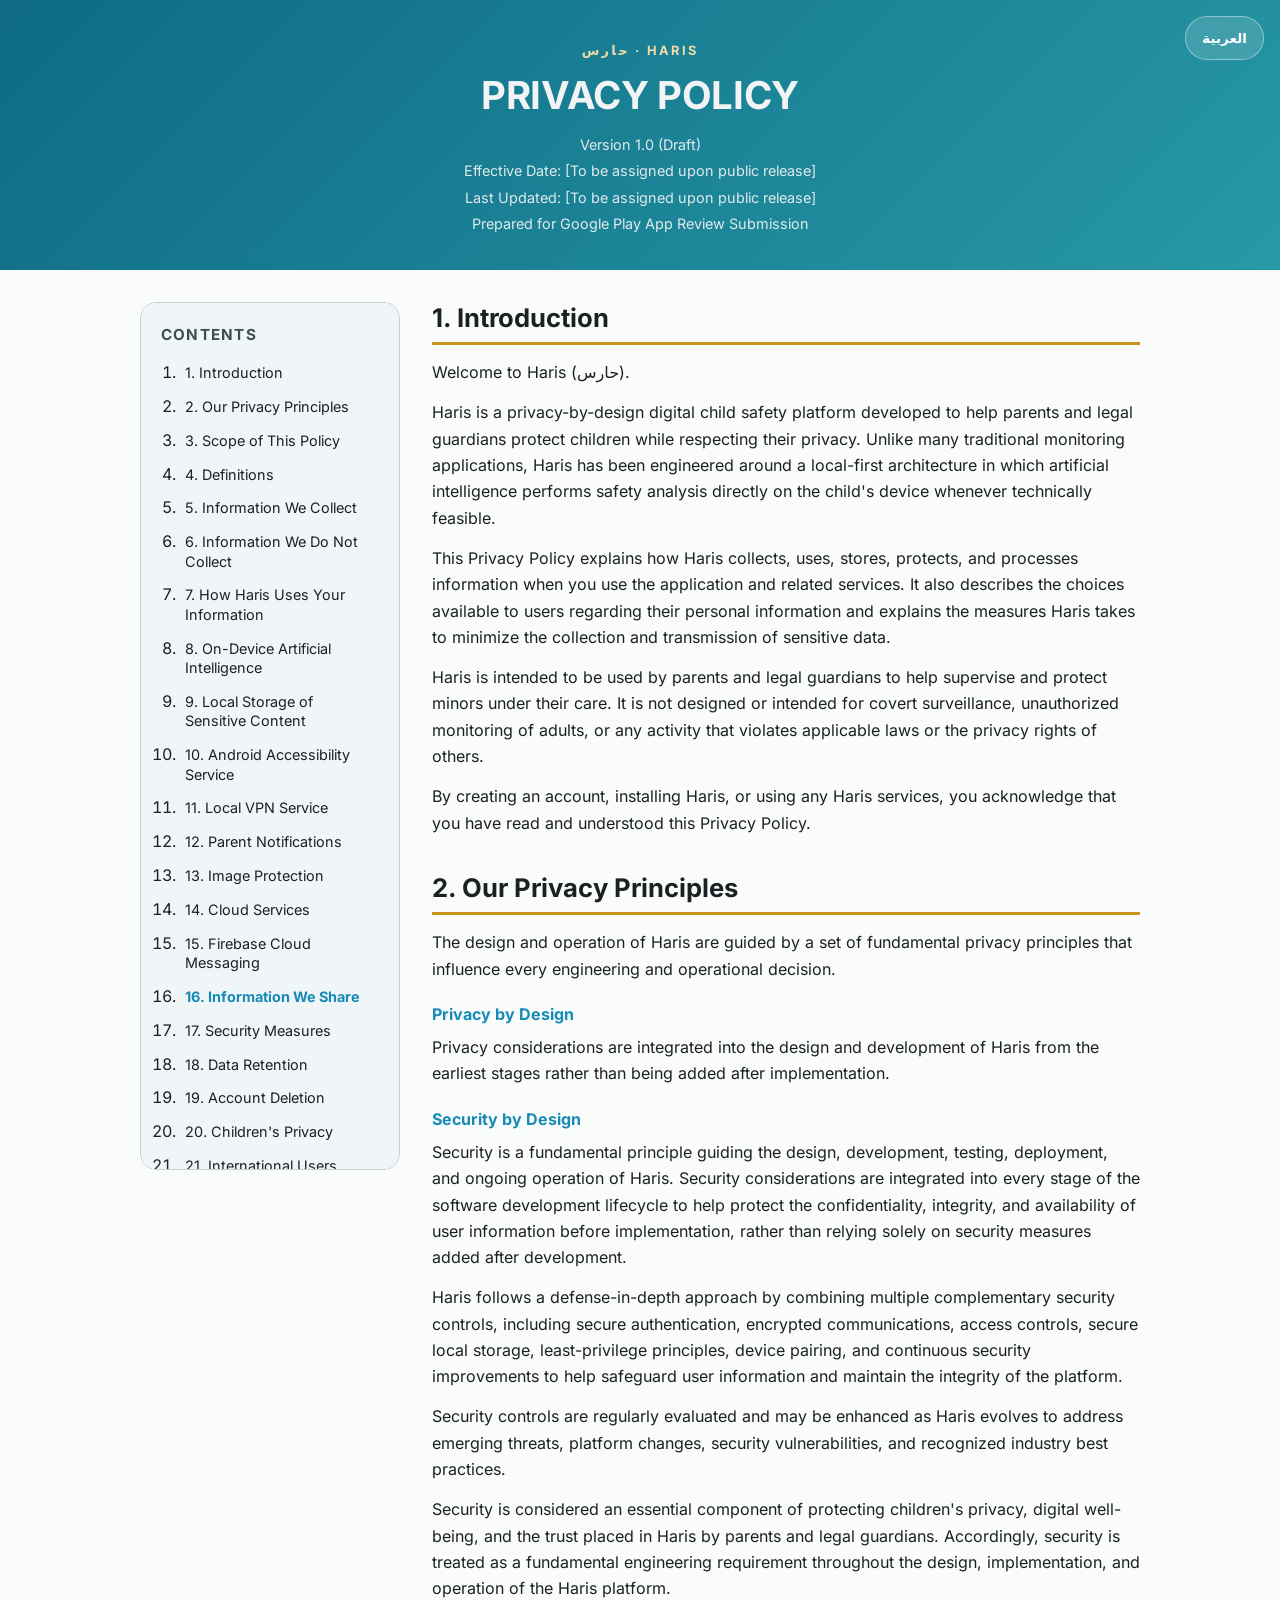
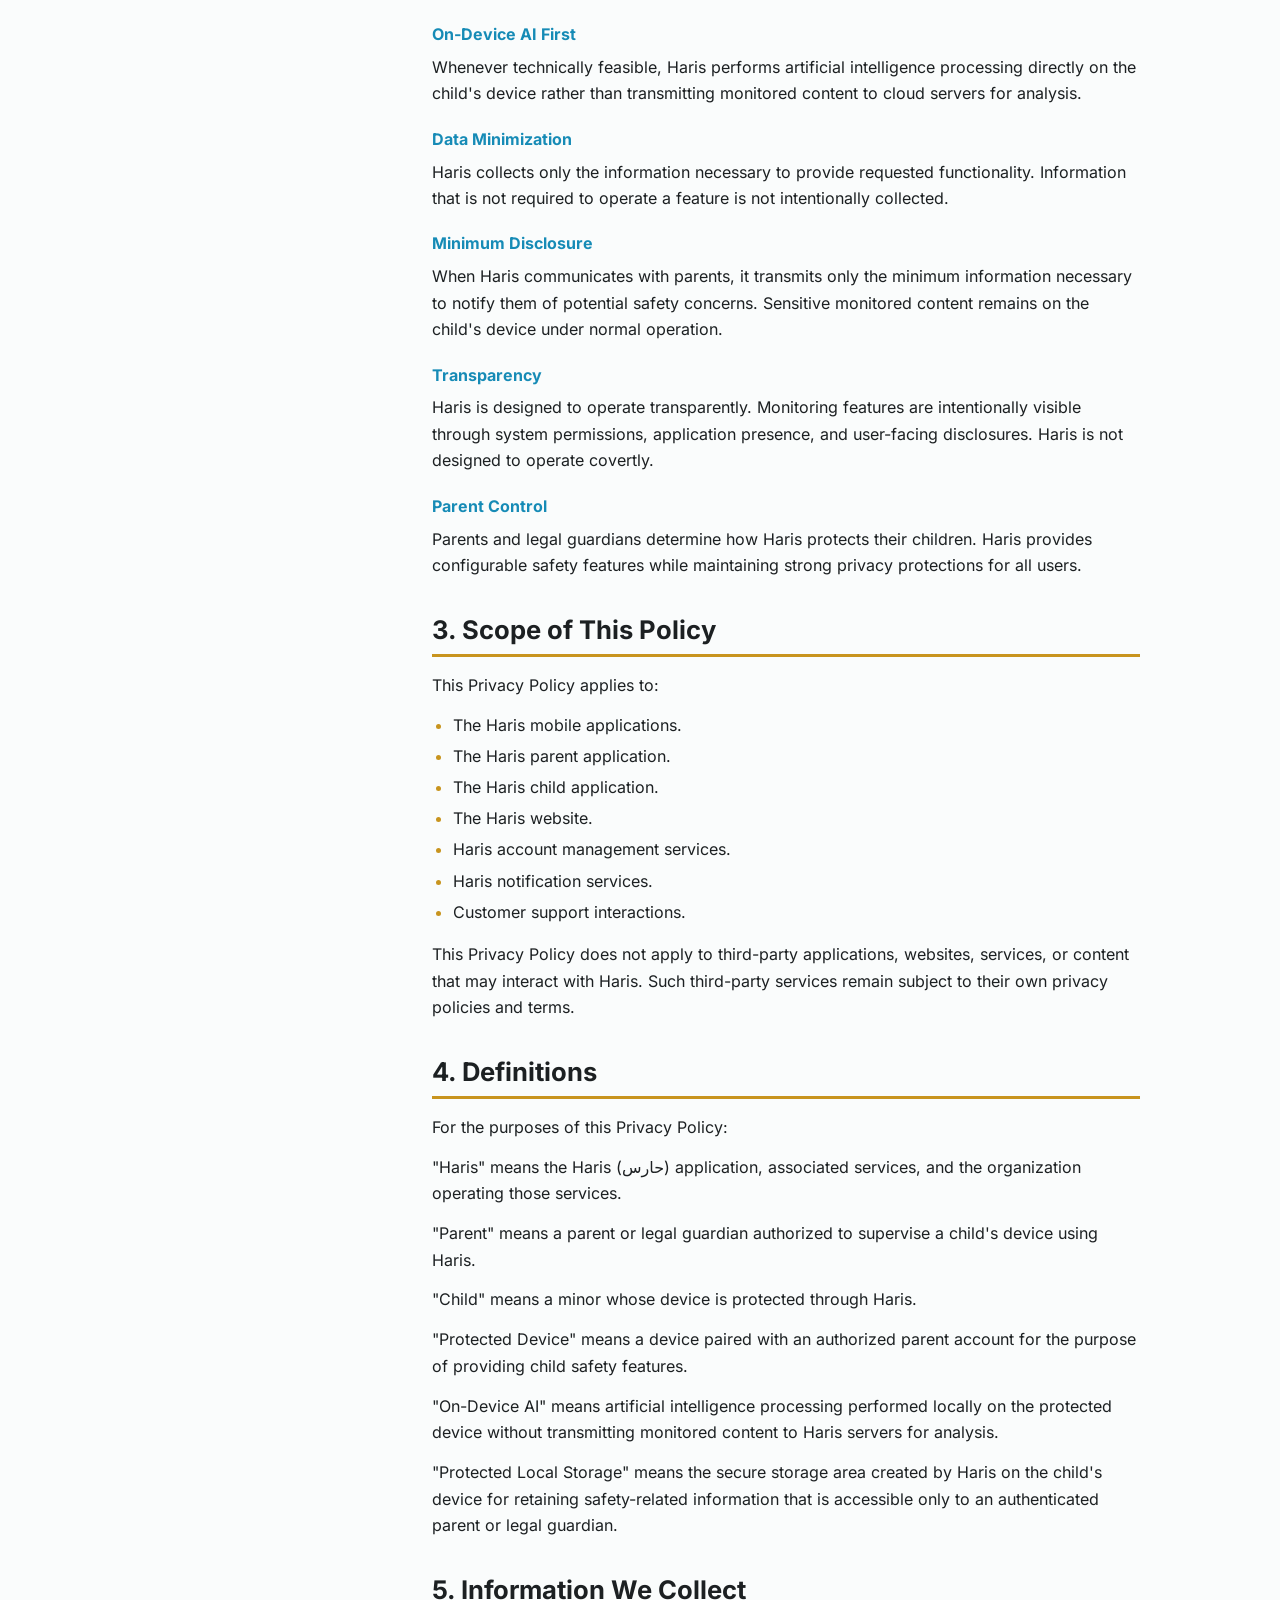
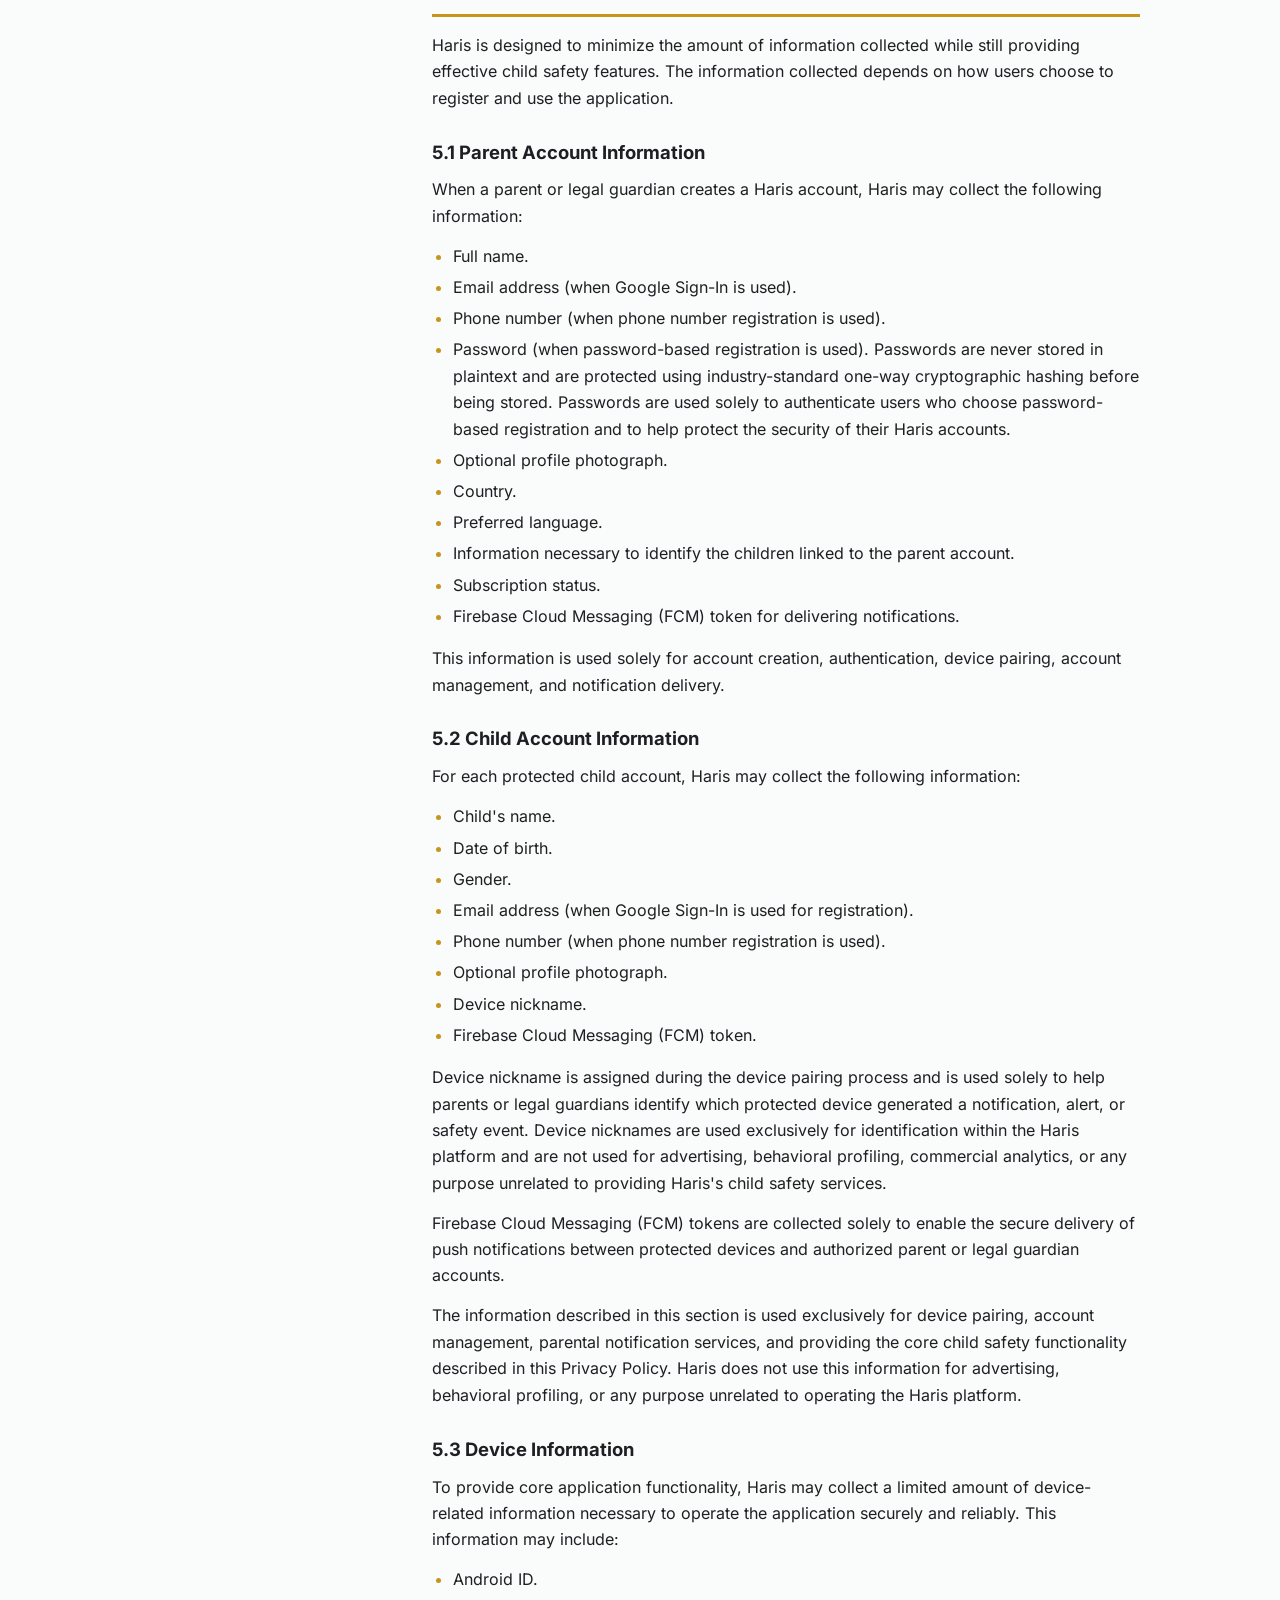
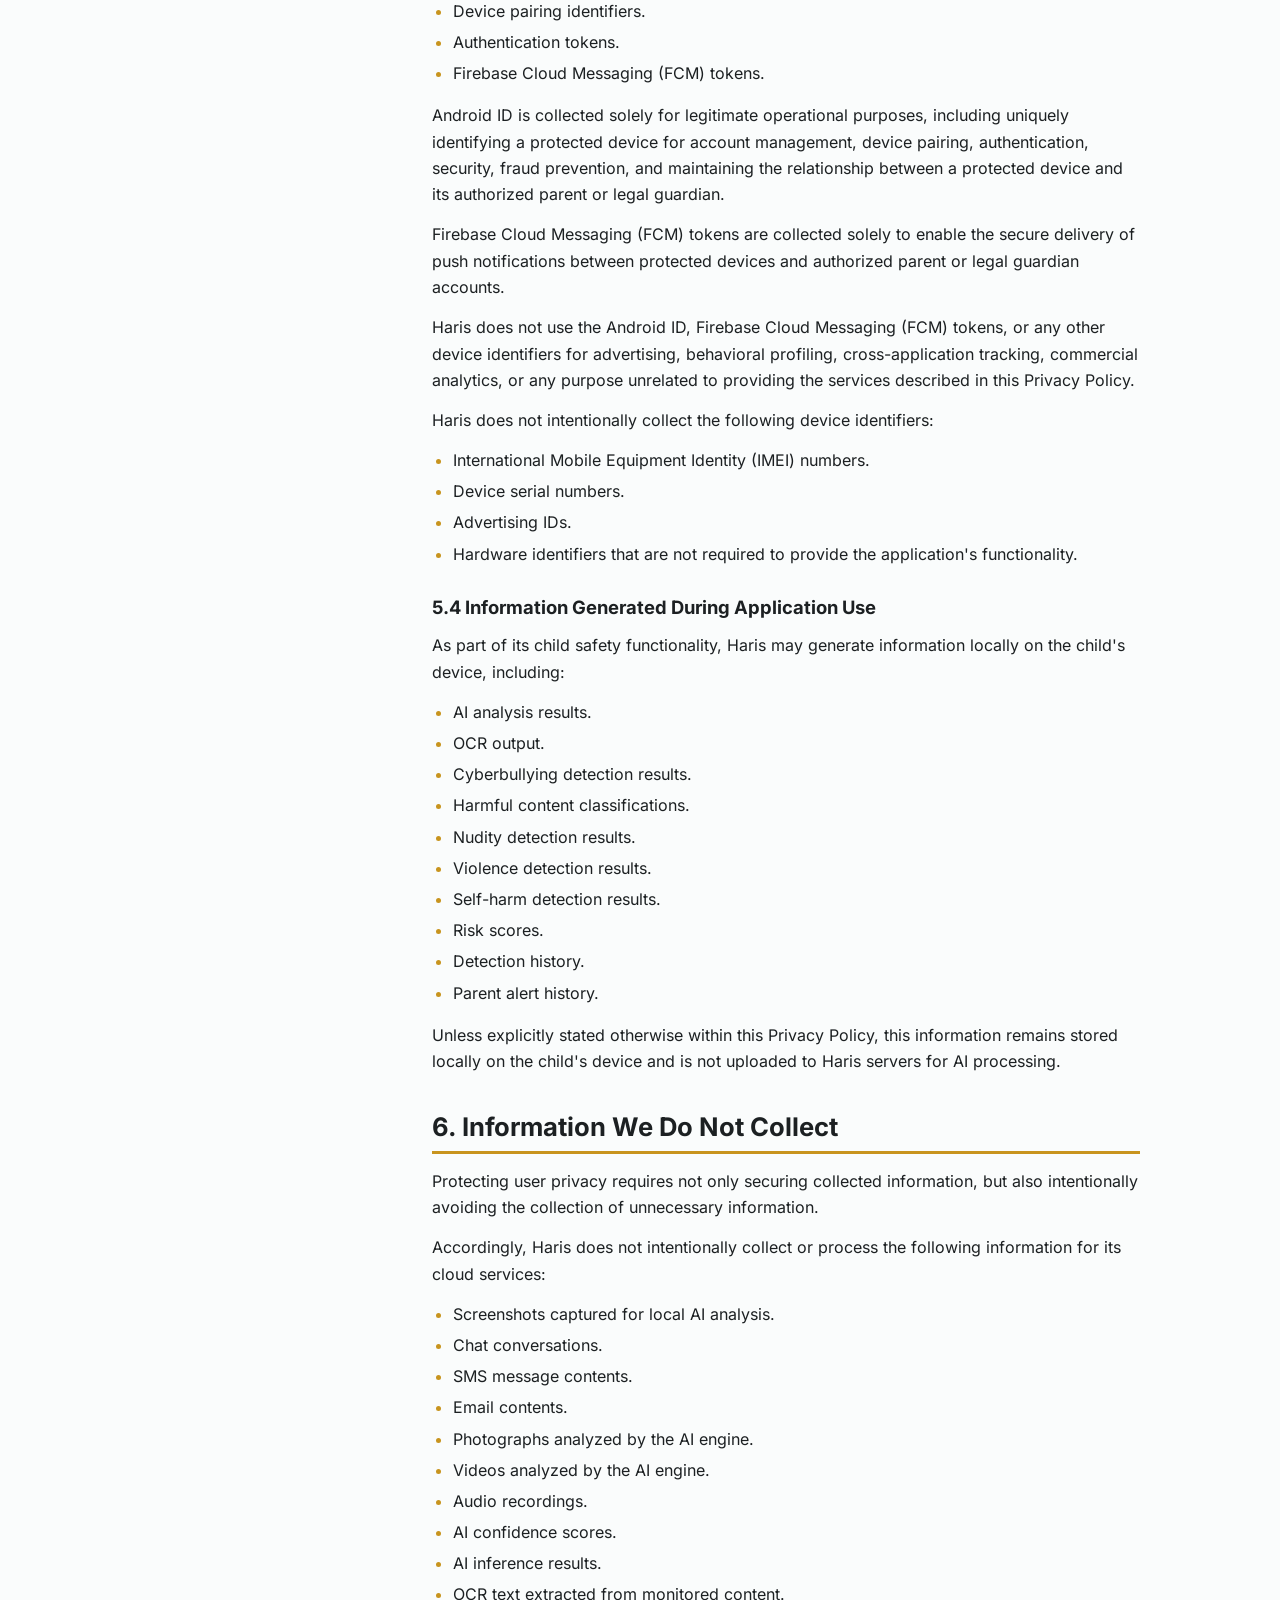
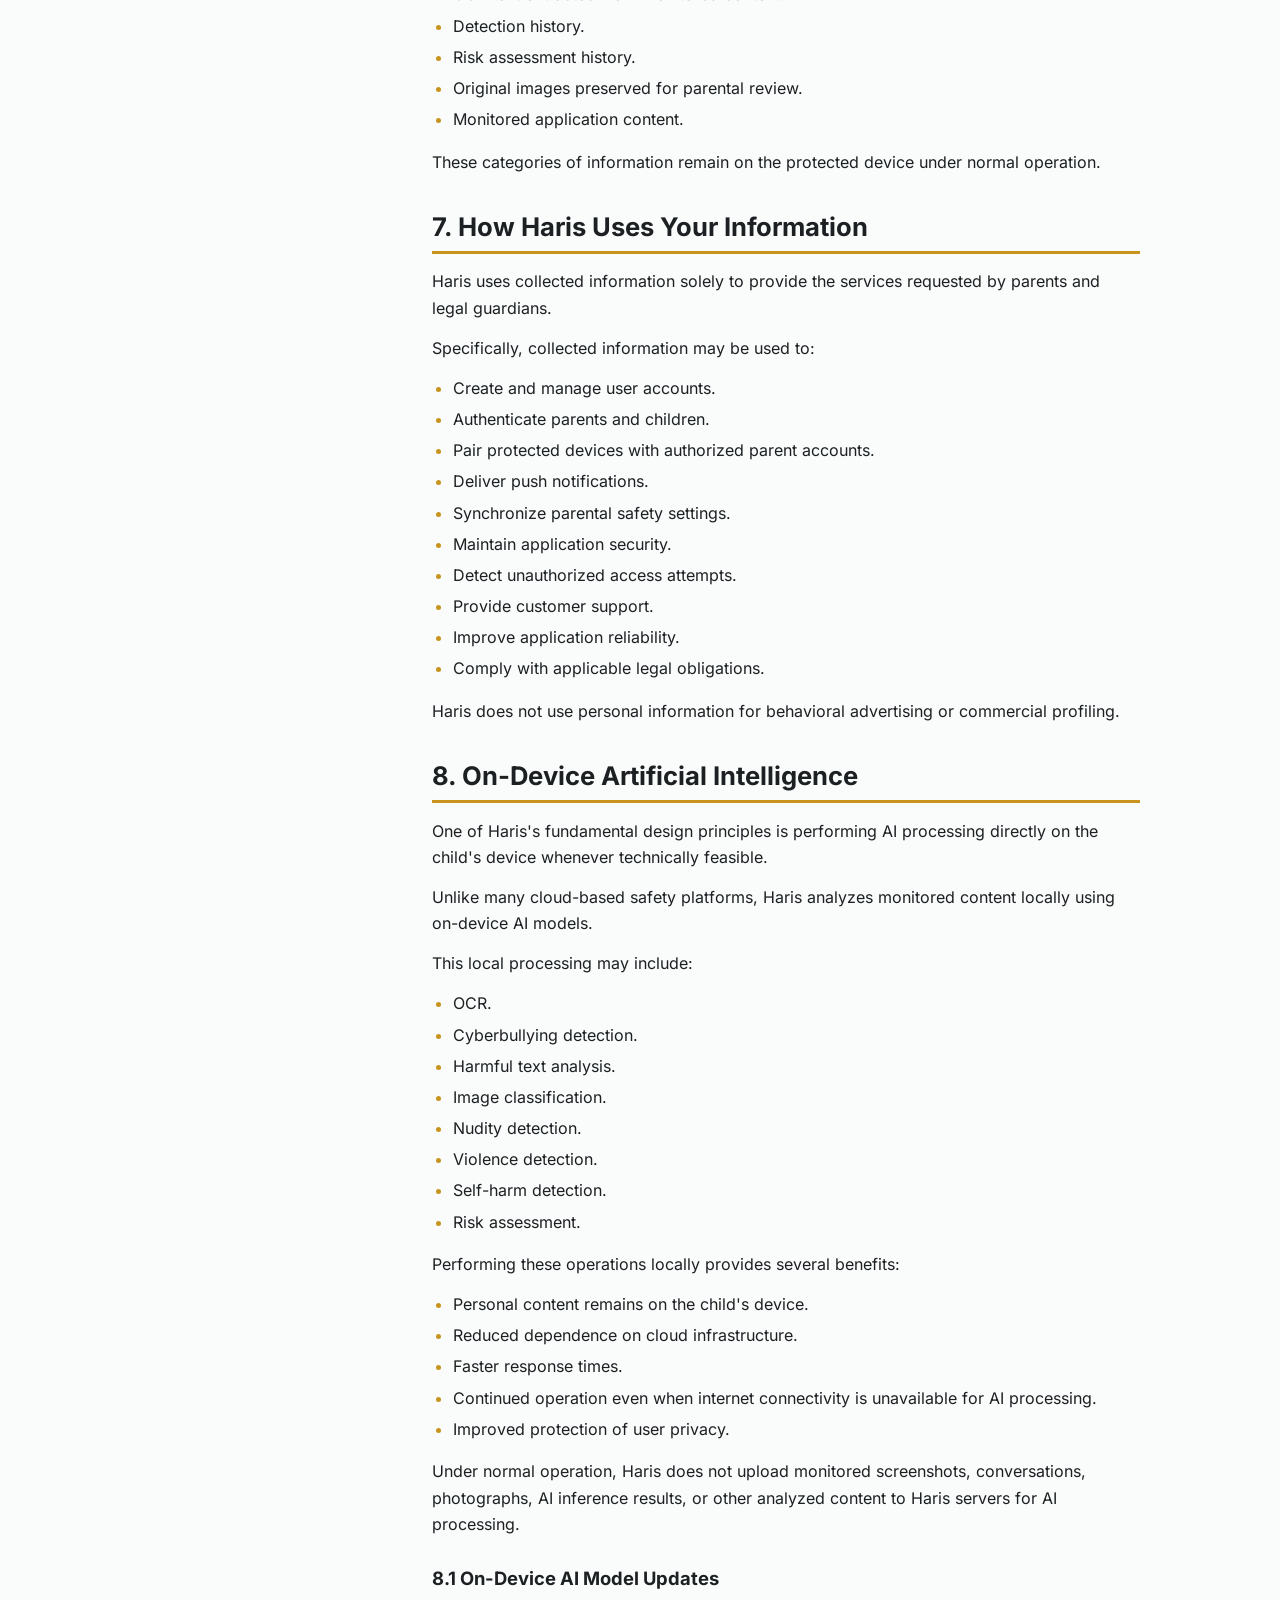
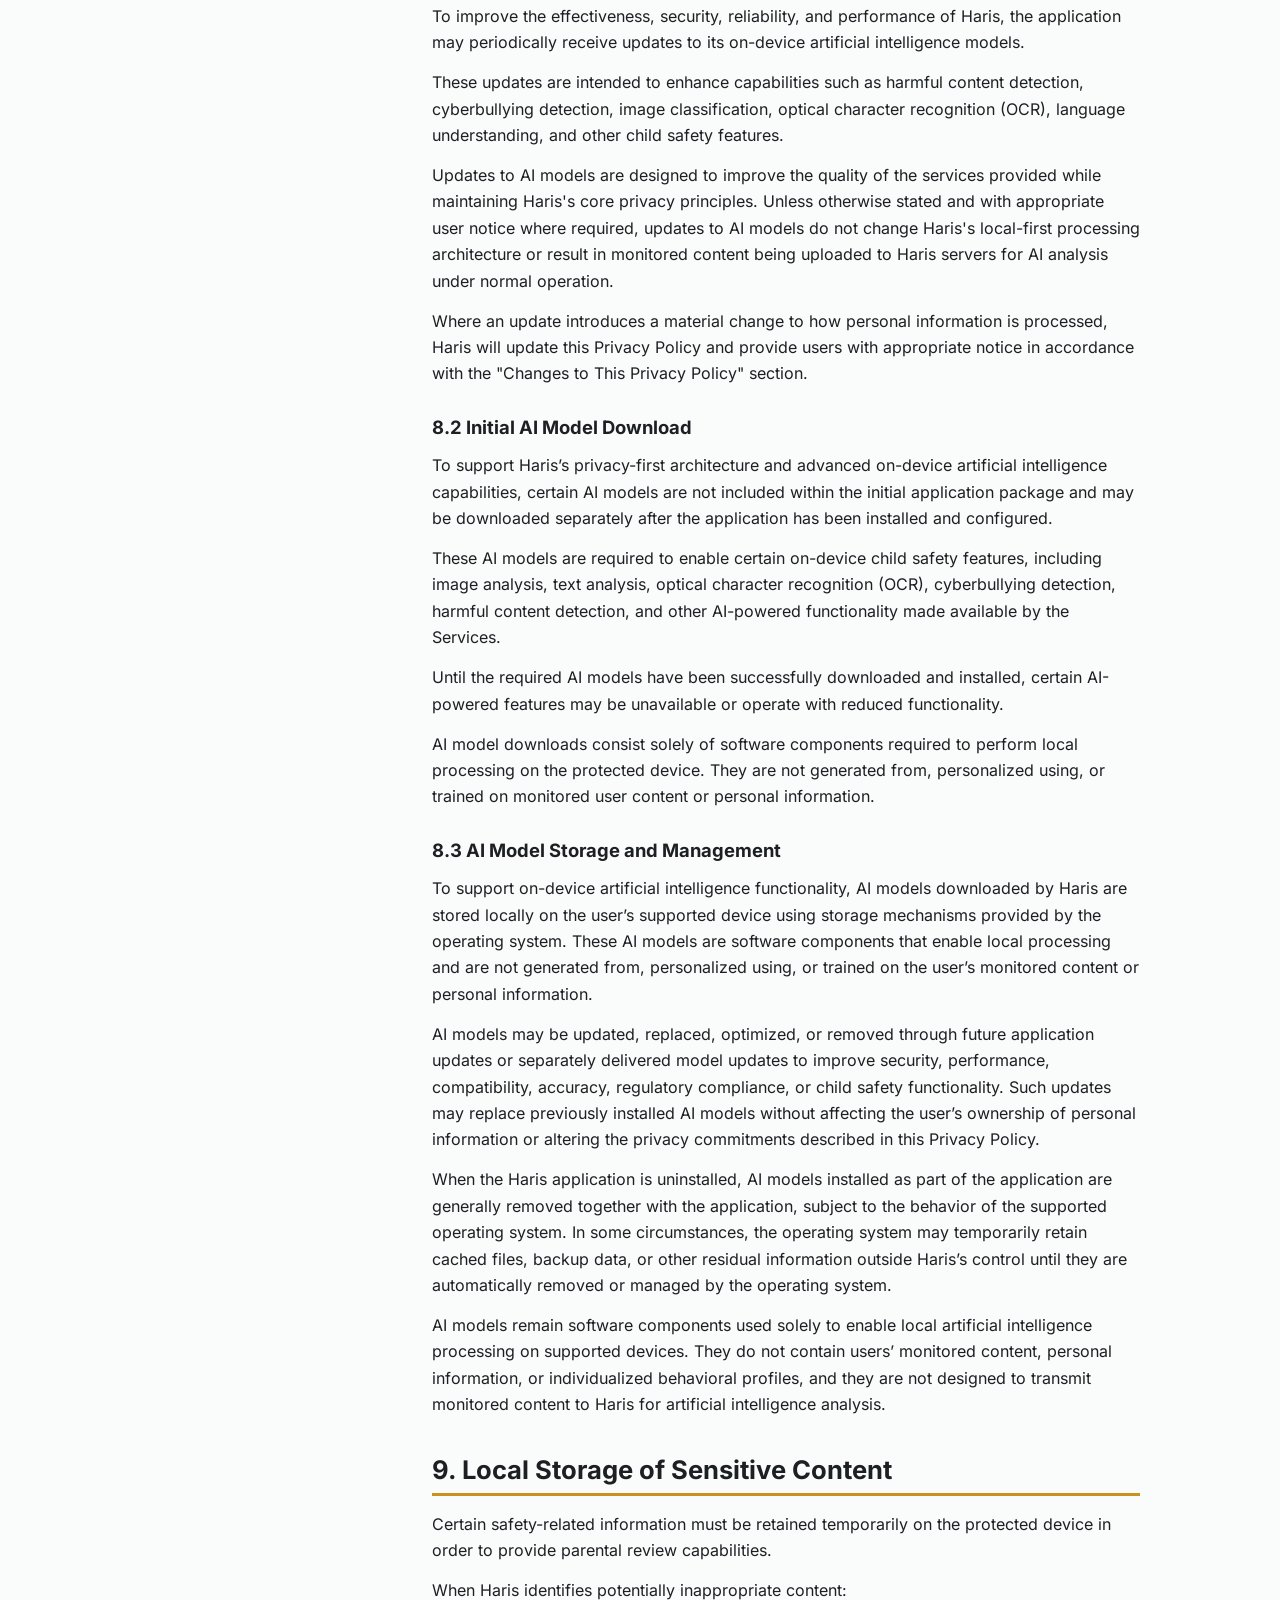
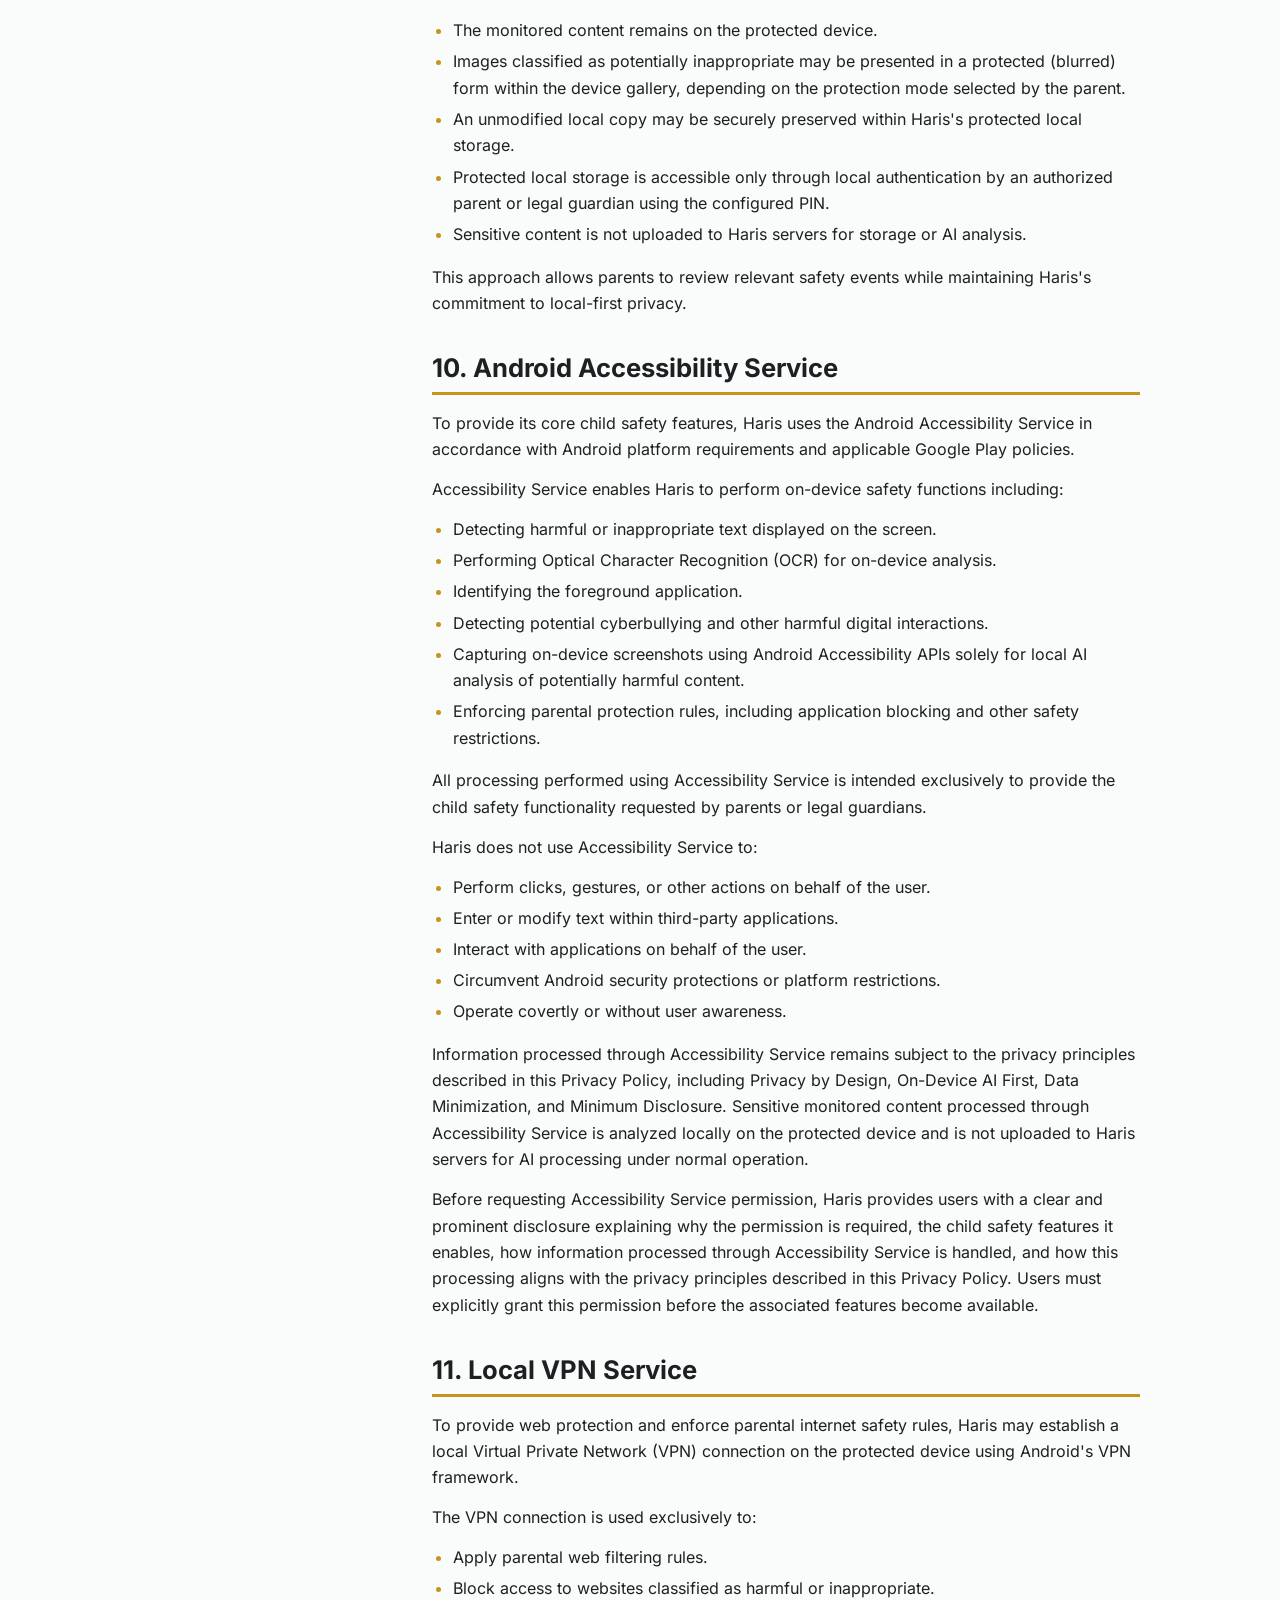
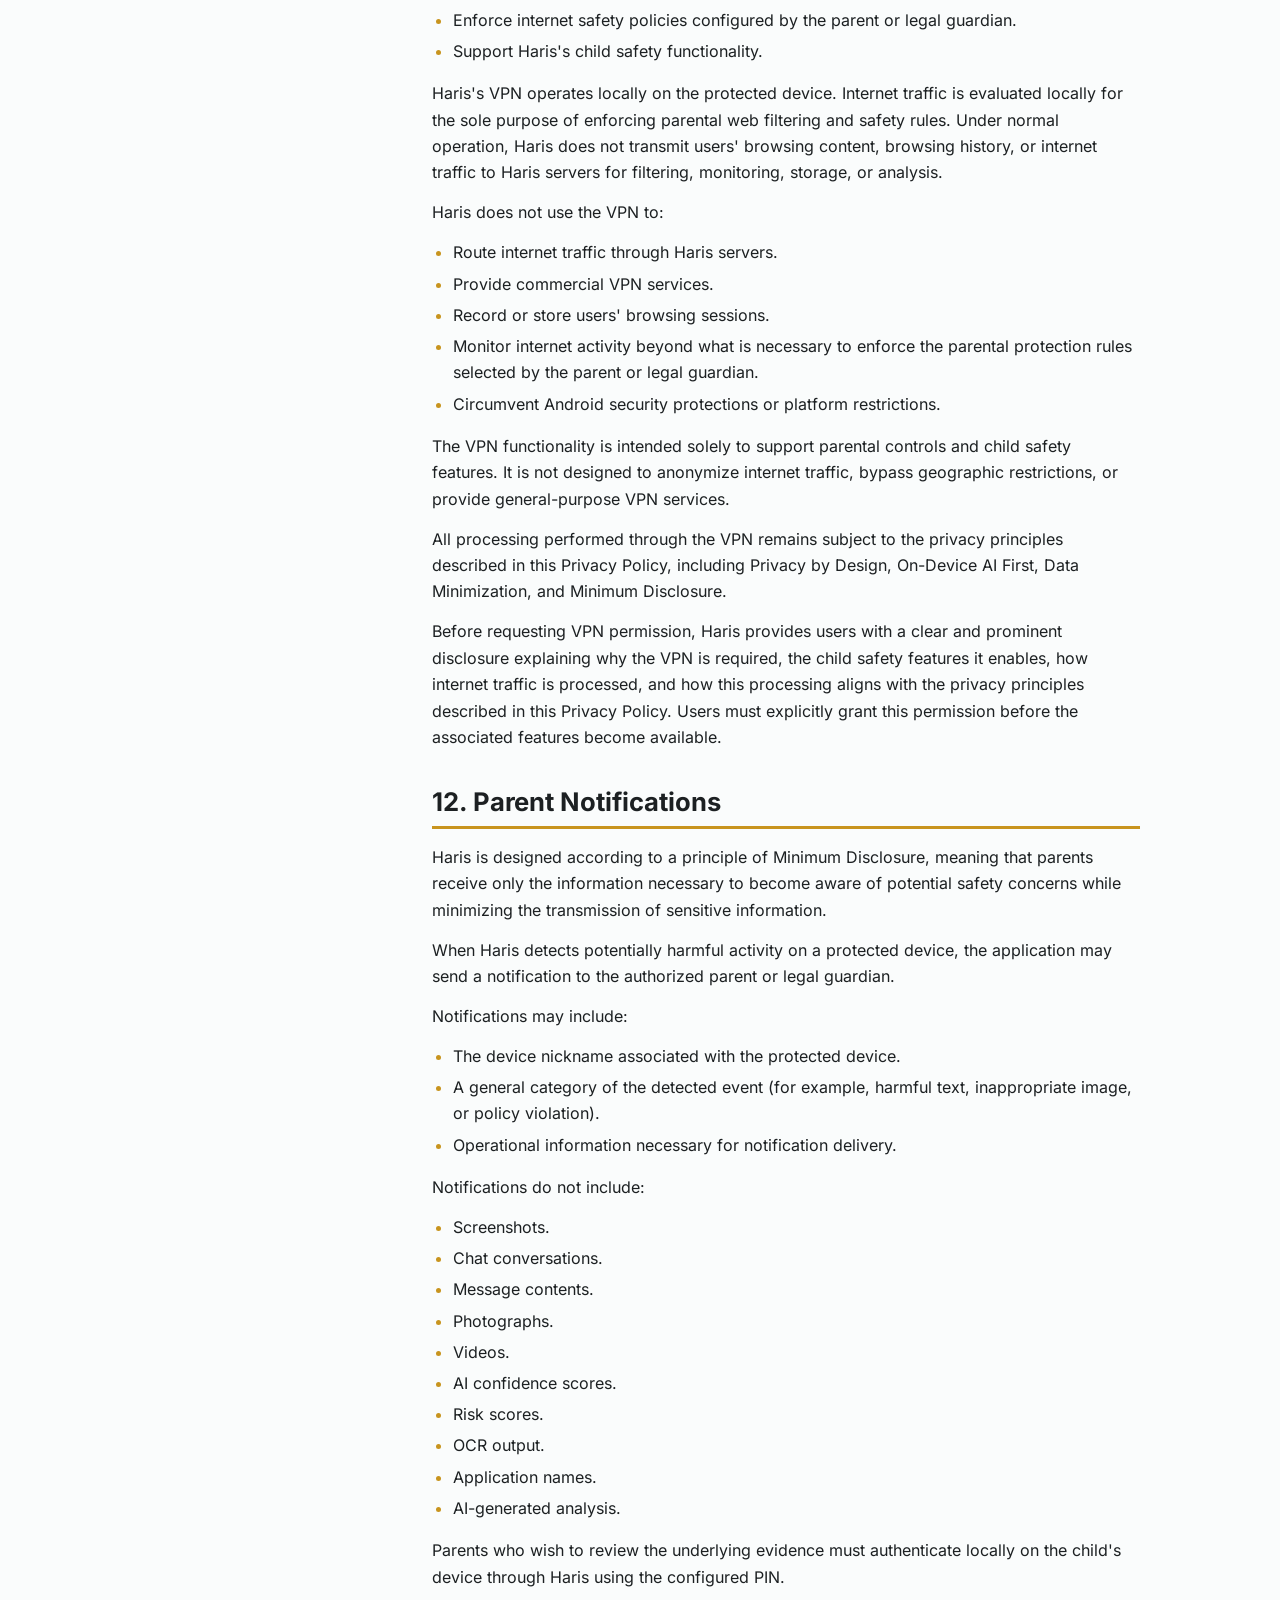
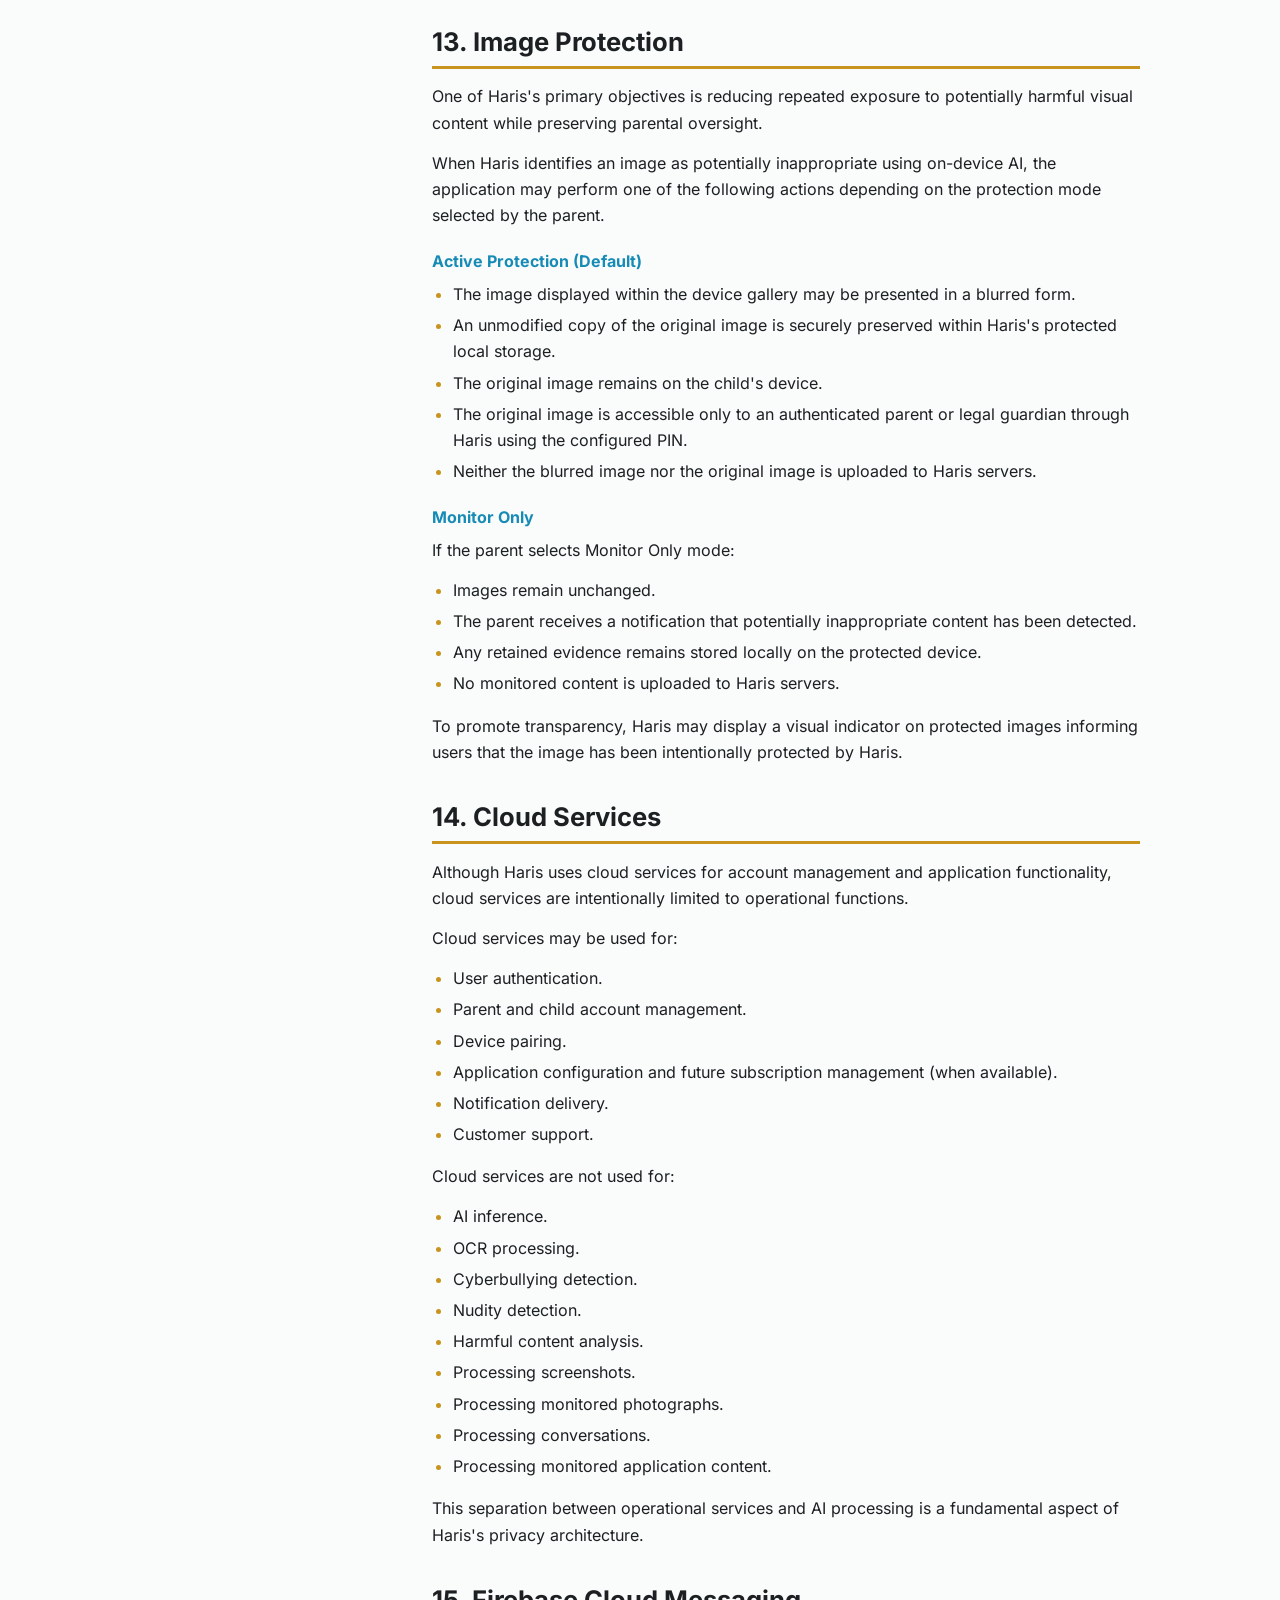
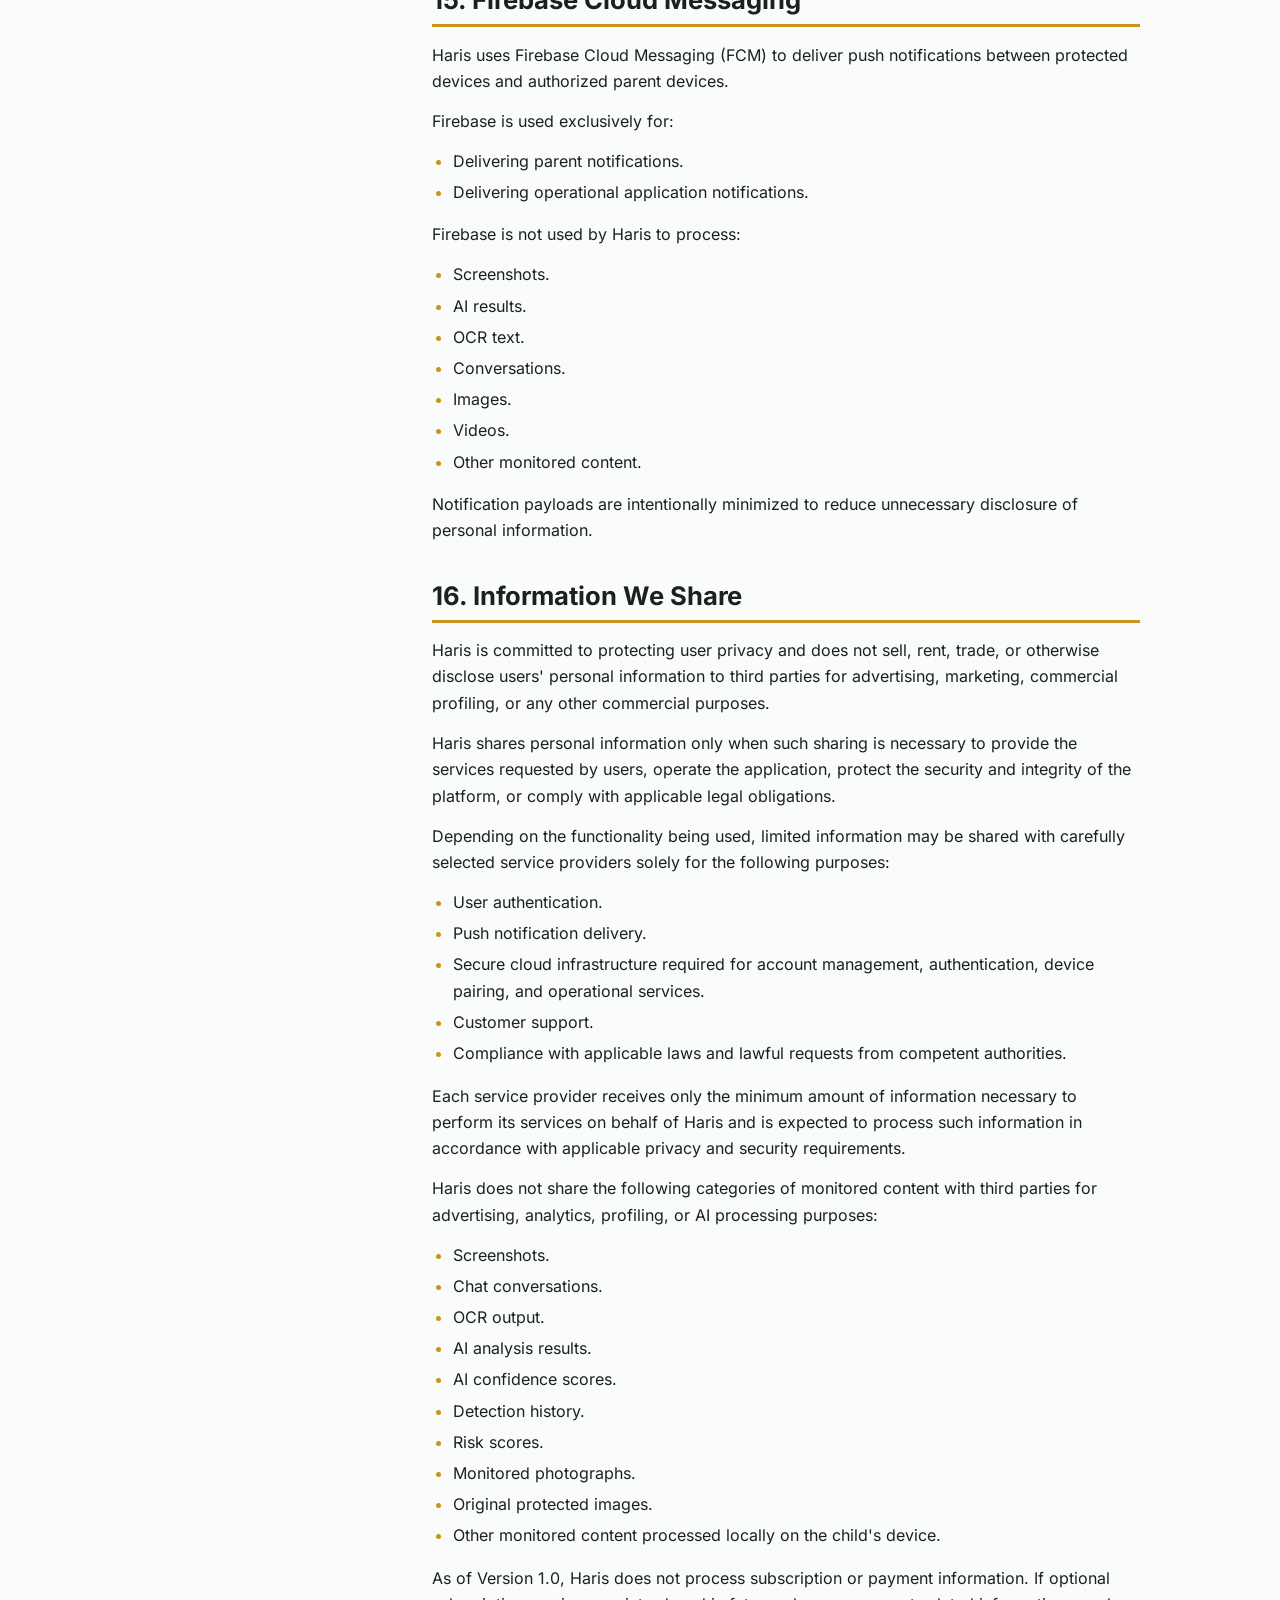
<file: app/src/main/assets/websites/privacy-policy/index.html>
<!doctype html>
<html lang="en" dir="ltr">
<head>
<meta charset="utf-8">
<meta name="viewport" content="width=device-width, initial-scale=1">
<meta name="color-scheme" content="dark light">
<title>Privacy Policy · Haris</title>
<meta name="description" content="Privacy Policy for Haris (حارس) — a privacy-by-design digital child safety platform.">
<link rel="stylesheet" href="styles.css">
<script>
/* Apply persisted language before first paint (no FOUC). */
(function(){try{var l=localStorage.getItem('haris-legal-lang');
if(l==='ar'){document.documentElement.lang='ar';document.documentElement.dir='rtl';}}catch(e){}})();
</script>
</head>
<body>
<a class="skip-link" href="#main">Skip to content</a>

<header class="site-header">
  <div class="header-inner">
    <div class="brandmark">حارس   ·   HARIS</div>
    <h1>PRIVACY POLICY</h1>
    <div class="meta">
        <p class="meta-line">Version 1.0 (Draft)</p>
        <p class="meta-line">Effective Date: [To be assigned upon public release]</p>
        <p class="meta-line">Last Updated: [To be assigned upon public release]</p>
        <p class="meta-line">Prepared for Google Play App Review Submission</p>
    </div>
    <button id="lang-toggle" class="lang-toggle" type="button" aria-label="Switch language">العربية</button>
  </div>
</header>

<div id="lang-notice" class="lang-notice" lang="ar" dir="rtl" hidden>
  <p>النسخة العربية من هذه الوثيقة قيد الإعداد وستتوفر قريبًا. النص القانوني الملزم متاح حاليًا باللغة الإنجليزية أدناه.</p>
</div>

<div class="layout">
  <nav id="toc" class="toc" aria-label="Table of contents">
    <h2 class="toc-title" data-en="Contents" data-ar="المحتويات">Contents</h2>
    <ol>
        <li><a href="#section-1">1. Introduction</a></li>
        <li><a href="#section-2">2. Our Privacy Principles</a></li>
        <li><a href="#section-3">3. Scope of This Policy</a></li>
        <li><a href="#section-4">4. Definitions</a></li>
        <li><a href="#section-5">5. Information We Collect</a></li>
        <li><a href="#section-6">6. Information We Do Not Collect</a></li>
        <li><a href="#section-7">7. How Haris Uses Your Information</a></li>
        <li><a href="#section-8">8. On-Device Artificial Intelligence</a></li>
        <li><a href="#section-9">9. Local Storage of Sensitive Content</a></li>
        <li><a href="#section-10">10. Android Accessibility Service</a></li>
        <li><a href="#section-11">11. Local VPN Service</a></li>
        <li><a href="#section-12">12. Parent Notifications</a></li>
        <li><a href="#section-13">13. Image Protection</a></li>
        <li><a href="#section-14">14. Cloud Services</a></li>
        <li><a href="#section-15">15. Firebase Cloud Messaging</a></li>
        <li><a href="#section-16">16. Information We Share</a></li>
        <li><a href="#section-17">17. Security Measures</a></li>
        <li><a href="#section-18">18. Data Retention</a></li>
        <li><a href="#section-19">19. Account Deletion</a></li>
        <li><a href="#section-20">20. Children&#x27;s Privacy</a></li>
        <li><a href="#section-21">21. International Users</a></li>
        <li><a href="#section-22">22. Third-Party Services</a></li>
        <li><a href="#section-23">23. Legal Basis for Processing</a></li>
        <li><a href="#section-24">24. Your Rights</a></li>
        <li><a href="#section-25">25. Changes to This Privacy Policy</a></li>
        <li><a href="#section-26">26. Contact Us</a></li>
        <li><a href="#section-27">27. Governing Law</a></li>
        <li><a href="#section-28">28. Artificial Intelligence Disclaimer</a></li>
        <li><a href="#section-29">29. Our Commitment</a></li>
        <li><a href="#section-30">30. Transparency Commitment</a></li>
    </ol>
  </nav>

  <main id="main" class="content">
    <section id="section-1" aria-labelledby="section-1-h">
      <h2 id="section-1-h">1. Introduction</h2>
      <p>Welcome to Haris (حارس).</p>
      <p>Haris is a privacy-by-design digital child safety platform developed to help parents and legal guardians protect children while respecting their privacy. Unlike many traditional monitoring applications, Haris has been engineered around a local-first architecture in which artificial intelligence performs safety analysis directly on the child&#x27;s device whenever technically feasible.</p>
      <p>This Privacy Policy explains how Haris collects, uses, stores, protects, and processes information when you use the application and related services. It also describes the choices available to users regarding their personal information and explains the measures Haris takes to minimize the collection and transmission of sensitive data.</p>
      <p>Haris is intended to be used by parents and legal guardians to help supervise and protect minors under their care. It is not designed or intended for covert surveillance, unauthorized monitoring of adults, or any activity that violates applicable laws or the privacy rights of others.</p>
      <p>By creating an account, installing Haris, or using any Haris services, you acknowledge that you have read and understood this Privacy Policy.</p>
    </section>
    <section id="section-2" aria-labelledby="section-2-h">
      <h2 id="section-2-h">2. Our Privacy Principles</h2>
      <p>The design and operation of Haris are guided by a set of fundamental privacy principles that influence every engineering and operational decision.</p>
      <h4>Privacy by Design</h4>
      <p>Privacy considerations are integrated into the design and development of Haris from the earliest stages rather than being added after implementation.</p>
      <h4>Security by Design</h4>
      <p>Security is a fundamental principle guiding the design, development, testing, deployment, and ongoing operation of Haris. Security considerations are integrated into every stage of the software development lifecycle to help protect the confidentiality, integrity, and availability of user information before implementation, rather than relying solely on security measures added after development.</p>
      <p>Haris follows a defense-in-depth approach by combining multiple complementary security controls, including secure authentication, encrypted communications, access controls, secure local storage, least-privilege principles, device pairing, and continuous security improvements to help safeguard user information and maintain the integrity of the platform.</p>
      <p>Security controls are regularly evaluated and may be enhanced as Haris evolves to address emerging threats, platform changes, security vulnerabilities, and recognized industry best practices.</p>
      <p>Security is considered an essential component of protecting children&#x27;s privacy, digital well-being, and the trust placed in Haris by parents and legal guardians. Accordingly, security is treated as a fundamental engineering requirement throughout the design, implementation, and operation of the Haris platform.</p>
      <h4>On-Device AI First</h4>
      <p>Whenever technically feasible, Haris performs artificial intelligence processing directly on the child&#x27;s device rather than transmitting monitored content to cloud servers for analysis.</p>
      <h4>Data Minimization</h4>
      <p>Haris collects only the information necessary to provide requested functionality. Information that is not required to operate a feature is not intentionally collected.</p>
      <h4>Minimum Disclosure</h4>
      <p>When Haris communicates with parents, it transmits only the minimum information necessary to notify them of potential safety concerns. Sensitive monitored content remains on the child&#x27;s device under normal operation.</p>
      <h4>Transparency</h4>
      <p>Haris is designed to operate transparently. Monitoring features are intentionally visible through system permissions, application presence, and user-facing disclosures. Haris is not designed to operate covertly.</p>
      <h4>Parent Control</h4>
      <p>Parents and legal guardians determine how Haris protects their children. Haris provides configurable safety features while maintaining strong privacy protections for all users.</p>
    </section>
    <section id="section-3" aria-labelledby="section-3-h">
      <h2 id="section-3-h">3. Scope of This Policy</h2>
      <p>This Privacy Policy applies to:</p>
      <ul>
        <li>The Haris mobile applications.</li>
        <li>The Haris parent application.</li>
        <li>The Haris child application.</li>
        <li>The Haris website.</li>
        <li>Haris account management services.</li>
        <li>Haris notification services.</li>
        <li>Customer support interactions.</li>
      </ul>
      <p>This Privacy Policy does not apply to third-party applications, websites, services, or content that may interact with Haris. Such third-party services remain subject to their own privacy policies and terms.</p>
    </section>
    <section id="section-4" aria-labelledby="section-4-h">
      <h2 id="section-4-h">4. Definitions</h2>
      <p>For the purposes of this Privacy Policy:</p>
      <p>&quot;Haris&quot; means the Haris (حارس) application, associated services, and the organization operating those services.</p>
      <p>&quot;Parent&quot; means a parent or legal guardian authorized to supervise a child&#x27;s device using Haris.</p>
      <p>&quot;Child&quot; means a minor whose device is protected through Haris.</p>
      <p>&quot;Protected Device&quot; means a device paired with an authorized parent account for the purpose of providing child safety features.</p>
      <p>&quot;On-Device AI&quot; means artificial intelligence processing performed locally on the protected device without transmitting monitored content to Haris servers for analysis.</p>
      <p>&quot;Protected Local Storage&quot; means the secure storage area created by Haris on the child&#x27;s device for retaining safety-related information that is accessible only to an authenticated parent or legal guardian.</p>
    </section>
    <section id="section-5" aria-labelledby="section-5-h">
      <h2 id="section-5-h">5. Information We Collect</h2>
      <p>Haris is designed to minimize the amount of information collected while still providing effective child safety features. The information collected depends on how users choose to register and use the application.</p>
      <h3 id="section-5-1">5.1 Parent Account Information</h3>
      <p>When a parent or legal guardian creates a Haris account, Haris may collect the following information:</p>
      <ul>
        <li>Full name.</li>
        <li>Email address (when Google Sign-In is used).</li>
        <li>Phone number (when phone number registration is used).</li>
        <li>Password (when password-based registration is used). Passwords are never stored in plaintext and are protected using industry-standard one-way cryptographic hashing before being stored. Passwords are used solely to authenticate users who choose password-based registration and to help protect the security of their Haris accounts.</li>
        <li>Optional profile photograph.</li>
        <li>Country.</li>
        <li>Preferred language.</li>
        <li>Information necessary to identify the children linked to the parent account.</li>
        <li>Subscription status.</li>
        <li>Firebase Cloud Messaging (FCM) token for delivering notifications.</li>
      </ul>
      <p>This information is used solely for account creation, authentication, device pairing, account management, and notification delivery.</p>
      <h3 id="section-5-2">5.2 Child Account Information</h3>
      <p>For each protected child account, Haris may collect the following information:</p>
      <ul>
        <li>Child&#x27;s name.</li>
        <li>Date of birth.</li>
        <li>Gender.</li>
        <li>Email address (when Google Sign-In is used for registration).</li>
        <li>Phone number (when phone number registration is used).</li>
        <li>Optional profile photograph.</li>
        <li>Device nickname.</li>
        <li>Firebase Cloud Messaging (FCM) token.</li>
      </ul>
      <p>Device nickname is assigned during the device pairing process and is used solely to help parents or legal guardians identify which protected device generated a notification, alert, or safety event. Device nicknames are used exclusively for identification within the Haris platform and are not used for advertising, behavioral profiling, commercial analytics, or any purpose unrelated to providing Haris&#x27;s child safety services.</p>
      <p>Firebase Cloud Messaging (FCM) tokens are collected solely to enable the secure delivery of push notifications between protected devices and authorized parent or legal guardian accounts.</p>
      <p>The information described in this section is used exclusively for device pairing, account management, parental notification services, and providing the core child safety functionality described in this Privacy Policy. Haris does not use this information for advertising, behavioral profiling, or any purpose unrelated to operating the Haris platform.</p>
      <h3 id="section-5-3">5.3 Device Information</h3>
      <p>To provide core application functionality, Haris may collect a limited amount of device-related information necessary to operate the application securely and reliably. This information may include:</p>
      <ul>
        <li>Android ID.</li>
        <li>Device pairing identifiers.</li>
        <li>Authentication tokens.</li>
        <li>Firebase Cloud Messaging (FCM) tokens.</li>
      </ul>
      <p>Android ID is collected solely for legitimate operational purposes, including uniquely identifying a protected device for account management, device pairing, authentication, security, fraud prevention, and maintaining the relationship between a protected device and its authorized parent or legal guardian.</p>
      <p>Firebase Cloud Messaging (FCM) tokens are collected solely to enable the secure delivery of push notifications between protected devices and authorized parent or legal guardian accounts.</p>
      <p>Haris does not use the Android ID, Firebase Cloud Messaging (FCM) tokens, or any other device identifiers for advertising, behavioral profiling, cross-application tracking, commercial analytics, or any purpose unrelated to providing the services described in this Privacy Policy.</p>
      <p>Haris does not intentionally collect the following device identifiers:</p>
      <ul>
        <li>International Mobile Equipment Identity (IMEI) numbers.</li>
        <li>Device serial numbers.</li>
        <li>Advertising IDs.</li>
        <li>Hardware identifiers that are not required to provide the application&#x27;s functionality.</li>
      </ul>
      <h3 id="section-5-4">5.4 Information Generated During Application Use</h3>
      <p>As part of its child safety functionality, Haris may generate information locally on the child&#x27;s device, including:</p>
      <ul>
        <li>AI analysis results.</li>
        <li>OCR output.</li>
        <li>Cyberbullying detection results.</li>
        <li>Harmful content classifications.</li>
        <li>Nudity detection results.</li>
        <li>Violence detection results.</li>
        <li>Self-harm detection results.</li>
        <li>Risk scores.</li>
        <li>Detection history.</li>
        <li>Parent alert history.</li>
      </ul>
      <p>Unless explicitly stated otherwise within this Privacy Policy, this information remains stored locally on the child&#x27;s device and is not uploaded to Haris servers for AI processing.</p>
    </section>
    <section id="section-6" aria-labelledby="section-6-h">
      <h2 id="section-6-h">6. Information We Do Not Collect</h2>
      <p>Protecting user privacy requires not only securing collected information, but also intentionally avoiding the collection of unnecessary information.</p>
      <p>Accordingly, Haris does not intentionally collect or process the following information for its cloud services:</p>
      <ul>
        <li>Screenshots captured for local AI analysis.</li>
        <li>Chat conversations.</li>
        <li>SMS message contents.</li>
        <li>Email contents.</li>
        <li>Photographs analyzed by the AI engine.</li>
        <li>Videos analyzed by the AI engine.</li>
        <li>Audio recordings.</li>
        <li>AI confidence scores.</li>
        <li>AI inference results.</li>
        <li>OCR text extracted from monitored content.</li>
        <li>Detection history.</li>
        <li>Risk assessment history.</li>
        <li>Original images preserved for parental review.</li>
        <li>Monitored application content.</li>
      </ul>
      <p>These categories of information remain on the protected device under normal operation.</p>
    </section>
    <section id="section-7" aria-labelledby="section-7-h">
      <h2 id="section-7-h">7. How Haris Uses Your Information</h2>
      <p>Haris uses collected information solely to provide the services requested by parents and legal guardians.</p>
      <p>Specifically, collected information may be used to:</p>
      <ul>
        <li>Create and manage user accounts.</li>
        <li>Authenticate parents and children.</li>
        <li>Pair protected devices with authorized parent accounts.</li>
        <li>Deliver push notifications.</li>
        <li>Synchronize parental safety settings.</li>
        <li>Maintain application security.</li>
        <li>Detect unauthorized access attempts.</li>
        <li>Provide customer support.</li>
        <li>Improve application reliability.</li>
        <li>Comply with applicable legal obligations.</li>
      </ul>
      <p>Haris does not use personal information for behavioral advertising or commercial profiling.</p>
    </section>
    <section id="section-8" aria-labelledby="section-8-h">
      <h2 id="section-8-h">8. On-Device Artificial Intelligence</h2>
      <p>One of Haris&#x27;s fundamental design principles is performing AI processing directly on the child&#x27;s device whenever technically feasible.</p>
      <p>Unlike many cloud-based safety platforms, Haris analyzes monitored content locally using on-device AI models.</p>
      <p>This local processing may include:</p>
      <ul>
        <li>OCR.</li>
        <li>Cyberbullying detection.</li>
        <li>Harmful text analysis.</li>
        <li>Image classification.</li>
        <li>Nudity detection.</li>
        <li>Violence detection.</li>
        <li>Self-harm detection.</li>
        <li>Risk assessment.</li>
      </ul>
      <p>Performing these operations locally provides several benefits:</p>
      <ul>
        <li>Personal content remains on the child&#x27;s device.</li>
        <li>Reduced dependence on cloud infrastructure.</li>
        <li>Faster response times.</li>
        <li>Continued operation even when internet connectivity is unavailable for AI processing.</li>
        <li>Improved protection of user privacy.</li>
      </ul>
      <p>Under normal operation, Haris does not upload monitored screenshots, conversations, photographs, AI inference results, or other analyzed content to Haris servers for AI processing.</p>
      <h3 id="section-8-1">8.1 On-Device AI Model Updates</h3>
      <p>To improve the effectiveness, security, reliability, and performance of Haris, the application may periodically receive updates to its on-device artificial intelligence models.</p>
      <p>These updates are intended to enhance capabilities such as harmful content detection, cyberbullying detection, image classification, optical character recognition (OCR), language understanding, and other child safety features.</p>
      <p>Updates to AI models are designed to improve the quality of the services provided while maintaining Haris&#x27;s core privacy principles. Unless otherwise stated and with appropriate user notice where required, updates to AI models do not change Haris&#x27;s local-first processing architecture or result in monitored content being uploaded to Haris servers for AI analysis under normal operation.</p>
      <p>Where an update introduces a material change to how personal information is processed, Haris will update this Privacy Policy and provide users with appropriate notice in accordance with the &quot;Changes to This Privacy Policy&quot; section.</p>
      <h3 id="section-8-2">8.2 Initial AI Model Download</h3>
      <p>To support Haris’s privacy-first architecture and advanced on-device artificial intelligence capabilities, certain AI models are not included within the initial application package and may be downloaded separately after the application has been installed and configured.</p>
      <p>These AI models are required to enable certain on-device child safety features, including image analysis, text analysis, optical character recognition (OCR), cyberbullying detection, harmful content detection, and other AI-powered functionality made available by the Services.</p>
      <p>Until the required AI models have been successfully downloaded and installed, certain AI-powered features may be unavailable or operate with reduced functionality.</p>
      <p>AI model downloads consist solely of software components required to perform local processing on the protected device. They are not generated from, personalized using, or trained on monitored user content or personal information.</p>
      <h3 id="section-8-3">8.3 AI Model Storage and Management</h3>
      <p>To support on-device artificial intelligence functionality, AI models downloaded by Haris are stored locally on the user’s supported device using storage mechanisms provided by the operating system. These AI models are software components that enable local processing and are not generated from, personalized using, or trained on the user’s monitored content or personal information.</p>
      <p>AI models may be updated, replaced, optimized, or removed through future application updates or separately delivered model updates to improve security, performance, compatibility, accuracy, regulatory compliance, or child safety functionality. Such updates may replace previously installed AI models without affecting the user’s ownership of personal information or altering the privacy commitments described in this Privacy Policy.</p>
      <p>When the Haris application is uninstalled, AI models installed as part of the application are generally removed together with the application, subject to the behavior of the supported operating system. In some circumstances, the operating system may temporarily retain cached files, backup data, or other residual information outside Haris’s control until they are automatically removed or managed by the operating system.</p>
      <p>AI models remain software components used solely to enable local artificial intelligence processing on supported devices. They do not contain users’ monitored content, personal information, or individualized behavioral profiles, and they are not designed to transmit monitored content to Haris for artificial intelligence analysis.</p>
    </section>
    <section id="section-9" aria-labelledby="section-9-h">
      <h2 id="section-9-h">9. Local Storage of Sensitive Content</h2>
      <p>Certain safety-related information must be retained temporarily on the protected device in order to provide parental review capabilities.</p>
      <p>When Haris identifies potentially inappropriate content:</p>
      <ul>
        <li>The monitored content remains on the protected device.</li>
        <li>Images classified as potentially inappropriate may be presented in a protected (blurred) form within the device gallery, depending on the protection mode selected by the parent.</li>
        <li>An unmodified local copy may be securely preserved within Haris&#x27;s protected local storage.</li>
        <li>Protected local storage is accessible only through local authentication by an authorized parent or legal guardian using the configured PIN.</li>
        <li>Sensitive content is not uploaded to Haris servers for storage or AI analysis.</li>
      </ul>
      <p>This approach allows parents to review relevant safety events while maintaining Haris&#x27;s commitment to local-first privacy.</p>
    </section>
    <section id="section-10" aria-labelledby="section-10-h">
      <h2 id="section-10-h">10. Android Accessibility Service</h2>
      <p>To provide its core child safety features, Haris uses the Android Accessibility Service in accordance with Android platform requirements and applicable Google Play policies.</p>
      <p>Accessibility Service enables Haris to perform on-device safety functions including:</p>
      <ul>
        <li>Detecting harmful or inappropriate text displayed on the screen.</li>
        <li>Performing Optical Character Recognition (OCR) for on-device analysis.</li>
        <li>Identifying the foreground application.</li>
        <li>Detecting potential cyberbullying and other harmful digital interactions.</li>
        <li>Capturing on-device screenshots using Android Accessibility APIs solely for local AI analysis of potentially harmful content.</li>
        <li>Enforcing parental protection rules, including application blocking and other safety restrictions.</li>
      </ul>
      <p>All processing performed using Accessibility Service is intended exclusively to provide the child safety functionality requested by parents or legal guardians.</p>
      <p>Haris does not use Accessibility Service to:</p>
      <ul>
        <li>Perform clicks, gestures, or other actions on behalf of the user.</li>
        <li>Enter or modify text within third-party applications.</li>
        <li>Interact with applications on behalf of the user.</li>
        <li>Circumvent Android security protections or platform restrictions.</li>
        <li>Operate covertly or without user awareness.</li>
      </ul>
      <p>Information processed through Accessibility Service remains subject to the privacy principles described in this Privacy Policy, including Privacy by Design, On-Device AI First, Data Minimization, and Minimum Disclosure. Sensitive monitored content processed through Accessibility Service is analyzed locally on the protected device and is not uploaded to Haris servers for AI processing under normal operation.</p>
      <p>Before requesting Accessibility Service permission, Haris provides users with a clear and prominent disclosure explaining why the permission is required, the child safety features it enables, how information processed through Accessibility Service is handled, and how this processing aligns with the privacy principles described in this Privacy Policy. Users must explicitly grant this permission before the associated features become available.</p>
    </section>
    <section id="section-11" aria-labelledby="section-11-h">
      <h2 id="section-11-h">11. Local VPN Service</h2>
      <p>To provide web protection and enforce parental internet safety rules, Haris may establish a local Virtual Private Network (VPN) connection on the protected device using Android&#x27;s VPN framework.</p>
      <p>The VPN connection is used exclusively to:</p>
      <ul>
        <li>Apply parental web filtering rules.</li>
        <li>Block access to websites classified as harmful or inappropriate.</li>
        <li>Enforce internet safety policies configured by the parent or legal guardian.</li>
        <li>Support Haris&#x27;s child safety functionality.</li>
      </ul>
      <p>Haris&#x27;s VPN operates locally on the protected device. Internet traffic is evaluated locally for the sole purpose of enforcing parental web filtering and safety rules. Under normal operation, Haris does not transmit users&#x27; browsing content, browsing history, or internet traffic to Haris servers for filtering, monitoring, storage, or analysis.</p>
      <p>Haris does not use the VPN to:</p>
      <ul>
        <li>Route internet traffic through Haris servers.</li>
        <li>Provide commercial VPN services.</li>
        <li>Record or store users&#x27; browsing sessions.</li>
        <li>Monitor internet activity beyond what is necessary to enforce the parental protection rules selected by the parent or legal guardian.</li>
        <li>Circumvent Android security protections or platform restrictions.</li>
      </ul>
      <p>The VPN functionality is intended solely to support parental controls and child safety features. It is not designed to anonymize internet traffic, bypass geographic restrictions, or provide general-purpose VPN services.</p>
      <p>All processing performed through the VPN remains subject to the privacy principles described in this Privacy Policy, including Privacy by Design, On-Device AI First, Data Minimization, and Minimum Disclosure.</p>
      <p>Before requesting VPN permission, Haris provides users with a clear and prominent disclosure explaining why the VPN is required, the child safety features it enables, how internet traffic is processed, and how this processing aligns with the privacy principles described in this Privacy Policy. Users must explicitly grant this permission before the associated features become available.</p>
    </section>
    <section id="section-12" aria-labelledby="section-12-h">
      <h2 id="section-12-h">12. Parent Notifications</h2>
      <p>Haris is designed according to a principle of Minimum Disclosure, meaning that parents receive only the information necessary to become aware of potential safety concerns while minimizing the transmission of sensitive information.</p>
      <p>When Haris detects potentially harmful activity on a protected device, the application may send a notification to the authorized parent or legal guardian.</p>
      <p>Notifications may include:</p>
      <ul>
        <li>The device nickname associated with the protected device.</li>
        <li>A general category of the detected event (for example, harmful text, inappropriate image, or policy violation).</li>
        <li>Operational information necessary for notification delivery.</li>
      </ul>
      <p>Notifications do not include:</p>
      <ul>
        <li>Screenshots.</li>
        <li>Chat conversations.</li>
        <li>Message contents.</li>
        <li>Photographs.</li>
        <li>Videos.</li>
        <li>AI confidence scores.</li>
        <li>Risk scores.</li>
        <li>OCR output.</li>
        <li>Application names.</li>
        <li>AI-generated analysis.</li>
      </ul>
      <p>Parents who wish to review the underlying evidence must authenticate locally on the child&#x27;s device through Haris using the configured PIN.</p>
    </section>
    <section id="section-13" aria-labelledby="section-13-h">
      <h2 id="section-13-h">13. Image Protection</h2>
      <p>One of Haris&#x27;s primary objectives is reducing repeated exposure to potentially harmful visual content while preserving parental oversight.</p>
      <p>When Haris identifies an image as potentially inappropriate using on-device AI, the application may perform one of the following actions depending on the protection mode selected by the parent.</p>
      <h4>Active Protection (Default)</h4>
      <ul>
        <li>The image displayed within the device gallery may be presented in a blurred form.</li>
        <li>An unmodified copy of the original image is securely preserved within Haris&#x27;s protected local storage.</li>
        <li>The original image remains on the child&#x27;s device.</li>
        <li>The original image is accessible only to an authenticated parent or legal guardian through Haris using the configured PIN.</li>
        <li>Neither the blurred image nor the original image is uploaded to Haris servers.</li>
      </ul>
      <h4>Monitor Only</h4>
      <p>If the parent selects Monitor Only mode:</p>
      <ul>
        <li>Images remain unchanged.</li>
        <li>The parent receives a notification that potentially inappropriate content has been detected.</li>
        <li>Any retained evidence remains stored locally on the protected device.</li>
        <li>No monitored content is uploaded to Haris servers.</li>
      </ul>
      <p>To promote transparency, Haris may display a visual indicator on protected images informing users that the image has been intentionally protected by Haris.</p>
    </section>
    <section id="section-14" aria-labelledby="section-14-h">
      <h2 id="section-14-h">14. Cloud Services</h2>
      <p>Although Haris uses cloud services for account management and application functionality, cloud services are intentionally limited to operational functions.</p>
      <p>Cloud services may be used for:</p>
      <ul>
        <li>User authentication.</li>
        <li>Parent and child account management.</li>
        <li>Device pairing.</li>
        <li>Application configuration and future subscription management (when available).</li>
        <li>Notification delivery.</li>
        <li>Customer support.</li>
      </ul>
      <p>Cloud services are not used for:</p>
      <ul>
        <li>AI inference.</li>
        <li>OCR processing.</li>
        <li>Cyberbullying detection.</li>
        <li>Nudity detection.</li>
        <li>Harmful content analysis.</li>
        <li>Processing screenshots.</li>
        <li>Processing monitored photographs.</li>
        <li>Processing conversations.</li>
        <li>Processing monitored application content.</li>
      </ul>
      <p>This separation between operational services and AI processing is a fundamental aspect of Haris&#x27;s privacy architecture.</p>
    </section>
    <section id="section-15" aria-labelledby="section-15-h">
      <h2 id="section-15-h">15. Firebase Cloud Messaging</h2>
      <p>Haris uses Firebase Cloud Messaging (FCM) to deliver push notifications between protected devices and authorized parent devices.</p>
      <p>Firebase is used exclusively for:</p>
      <ul>
        <li>Delivering parent notifications.</li>
        <li>Delivering operational application notifications.</li>
      </ul>
      <p>Firebase is not used by Haris to process:</p>
      <ul>
        <li>Screenshots.</li>
        <li>AI results.</li>
        <li>OCR text.</li>
        <li>Conversations.</li>
        <li>Images.</li>
        <li>Videos.</li>
        <li>Other monitored content.</li>
      </ul>
      <p>Notification payloads are intentionally minimized to reduce unnecessary disclosure of personal information.</p>
    </section>
    <section id="section-16" aria-labelledby="section-16-h">
      <h2 id="section-16-h">16. Information We Share</h2>
      <p>Haris is committed to protecting user privacy and does not sell, rent, trade, or otherwise disclose users&#x27; personal information to third parties for advertising, marketing, commercial profiling, or any other commercial purposes.</p>
      <p>Haris shares personal information only when such sharing is necessary to provide the services requested by users, operate the application, protect the security and integrity of the platform, or comply with applicable legal obligations.</p>
      <p>Depending on the functionality being used, limited information may be shared with carefully selected service providers solely for the following purposes:</p>
      <ul>
        <li>User authentication.</li>
        <li>Push notification delivery.</li>
        <li>Secure cloud infrastructure required for account management, authentication, device pairing, and operational services.</li>
        <li>Customer support.</li>
        <li>Compliance with applicable laws and lawful requests from competent authorities.</li>
      </ul>
      <p>Each service provider receives only the minimum amount of information necessary to perform its services on behalf of Haris and is expected to process such information in accordance with applicable privacy and security requirements.</p>
      <p>Haris does not share the following categories of monitored content with third parties for advertising, analytics, profiling, or AI processing purposes:</p>
      <ul>
        <li>Screenshots.</li>
        <li>Chat conversations.</li>
        <li>OCR output.</li>
        <li>AI analysis results.</li>
        <li>AI confidence scores.</li>
        <li>Detection history.</li>
        <li>Risk scores.</li>
        <li>Monitored photographs.</li>
        <li>Original protected images.</li>
        <li>Other monitored content processed locally on the child&#x27;s device.</li>
      </ul>
      <p>As of Version 1.0, Haris does not process subscription or payment information. If optional subscription services are introduced in future releases, payment-related information may be processed by authorized payment service providers. This Privacy Policy will be updated accordingly before such services become available.</p>
    </section>
    <section id="section-17" aria-labelledby="section-17-h">
      <h2 id="section-17-h">17. Security Measures</h2>
      <p>Haris implements technical and organizational safeguards designed to protect user information.</p>
      <p>These safeguards include:</p>
      <ul>
        <li>Secure authentication.</li>
        <li>Encrypted communications using industry-standard protocols.</li>
        <li>Password hashing where passwords are used.</li>
        <li>Local PIN protection for parental access to protected content.</li>
        <li>Device pairing authentication.</li>
        <li>Access control mechanisms.</li>
        <li>Tamper detection.</li>
        <li>Secure local storage for monitored evidence.</li>
        <li>Restricted access to cloud infrastructure.</li>
      </ul>
      <p>Haris continuously evaluates its security architecture and may introduce additional safeguards as the application evolves.</p>
      <p>However, no security system can guarantee absolute protection. Users remain responsible for maintaining the security of their accounts, authentication credentials, and devices.</p>
    </section>
    <section id="section-18" aria-labelledby="section-18-h">
      <h2 id="section-18-h">18. Data Retention</h2>
      <p>Haris retains personal information only for as long as necessary to provide requested services or comply with legal obligations.</p>
      <h4>Cloud Data</h4>
      <p>Cloud-stored account information is retained while an account remains active.</p>
      <p>When a parent deletes an account:</p>
      <ul>
        <li>Parent account information is deleted.</li>
        <li>Child account information associated with that parent is deleted from Haris cloud services.</li>
        <li>Device pairing information is removed.</li>
        <li>Notification tokens are deleted.</li>
      </ul>
      <p>Deletion is performed without an intentional retention period unless otherwise required by applicable law.</p>
      <h4>Local Device Data</h4>
      <p>Safety-related information retained on the child&#x27;s device remains under the control of the parent or legal guardian and is not automatically transferred to Haris servers.</p>
      <h3 id="section-8-2-2">8.2 Initial AI Model Download</h3>
      <p>To support Haris’s privacy-first architecture and advanced on-device artificial intelligence capabilities, certain AI models are not included within the initial application package and may be downloaded separately after the application has been installed and configured.</p>
      <p>These AI models are required to enable certain on-device child safety features, including image analysis, text analysis, optical character recognition (OCR), cyberbullying detection, harmful content detection, and other AI-powered functionality made available by the Services.</p>
      <p>Until the required AI models have been successfully downloaded and installed, certain AI-powered features may be unavailable or operate with reduced functionality.</p>
      <p>AI model downloads consist solely of software components required to perform local processing on the protected device. They are not generated from, personalized using, or trained on monitored user content or personal information.</p>
      <h3 id="section-8-3-2">8.3 AI Model Storage and Management</h3>
      <p>To support on-device artificial intelligence functionality, AI models downloaded by Haris are stored locally on the user’s supported device using storage mechanisms provided by the operating system. These AI models are software components that enable local processing and are not generated from, personalized using, or trained on the user’s monitored content or personal information.</p>
      <p>AI models may be updated, replaced, optimized, or removed through future application updates or separately delivered model updates to improve security, performance, compatibility, accuracy, regulatory compliance, or child safety functionality. Such updates may replace previously installed AI models without affecting the user’s ownership of personal information or altering the privacy commitments described in this Privacy Policy.</p>
      <p>When the Haris application is uninstalled, AI models installed as part of the application are generally removed together with the application, subject to the behavior of the supported operating system. In some circumstances, the operating system may temporarily retain cached files, backup data, or other residual information outside Haris’s control until they are automatically removed or managed by the operating system.</p>
      <p>AI models remain software components used solely to enable local artificial intelligence processing on supported devices. They do not contain users’ monitored content, personal information, or individualized behavioral profiles, and they are not designed to transmit monitored content to Haris for artificial intelligence analysis.</p>
    </section>
    <section id="section-19" aria-labelledby="section-19-h">
      <h2 id="section-19-h">19. Account Deletion</h2>
      <p>Parents may request deletion of their Haris account at any time through the application or other supported account management mechanisms.</p>
      <p>Deleting an account permanently removes cloud-based account information associated with that account, subject to any legal obligations requiring temporary retention.</p>
      <p>Deletion of cloud account information does not automatically remove locally stored information remaining on the child&#x27;s device. Parents are responsible for uninstalling Haris or removing locally stored information from protected devices when appropriate.</p>
    </section>
    <section id="section-20" aria-labelledby="section-20-h">
      <h2 id="section-20-h">20. Children&#x27;s Privacy</h2>
      <p>Protecting children&#x27;s privacy is a core objective of Haris.</p>
      <p>Haris is designed to assist parents and legal guardians in supervising and protecting children under the age of eighteen (18). Haris is not intended to enable covert monitoring, unauthorized surveillance, or activities that violate the rights of children or other individuals.</p>
      <p>Children do not independently activate Haris monitoring features. Monitoring functionality becomes available only after a protected device has been paired with an authorized parent or legal guardian account.</p>
      <p>Parents and legal guardians remain responsible for:</p>
      <ul>
        <li>determining whether Haris is appropriate for their family;</li>
        <li>configuring monitoring and protection settings;</li>
        <li>supervising their children&#x27;s use of technology;</li>
        <li>reviewing detected safety events; and</li>
        <li>complying with applicable laws regarding parental supervision and privacy.</li>
      </ul>
      <p>Although Haris uses artificial intelligence to assist in identifying potentially harmful content and behavior, Haris does not replace parental judgment or supervision.</p>
    </section>
    <section id="section-21" aria-labelledby="section-21-h">
      <h2 id="section-21-h">21. International Users</h2>
      <p>Haris is developed in the Arab Republic of Egypt and is intended for use by families worldwide.</p>
      <p>If you access or use Haris from outside Egypt, you acknowledge that your information may be processed in accordance with this Privacy Policy and applicable laws governing Haris&#x27;s operations.</p>
      <p>Users are responsible for ensuring that their use of Haris complies with the laws and regulations applicable within their jurisdiction.</p>
      <p>As Haris expands into additional jurisdictions, this Privacy Policy may be updated to reflect additional legal or regulatory requirements.</p>
    </section>
    <section id="section-22" aria-labelledby="section-22-h">
      <h2 id="section-22-h">22. Third-Party Services</h2>
      <p>Haris relies on selected third-party service providers to support specific operational functions.</p>
      <p>These providers may include services for:</p>
      <ul>
        <li>user authentication;</li>
        <li>cloud infrastructure;</li>
        <li>push notification delivery;</li>
        <li>website hosting;</li>
        <li>customer support; and</li>
        <li>future payment processing.</li>
      </ul>
      <p>As of Version 1.0, Haris may use services such as Google Sign-In and Firebase Cloud Messaging. Future subscription services may be supported through Paymob or another authorized payment provider.</p>
      <p>Each third-party provider processes information according to its own privacy policies and contractual obligations.</p>
      <p>Haris carefully selects service providers and seeks to limit the information shared with them to the minimum necessary for providing the requested service.</p>
    </section>
    <section id="section-23" aria-labelledby="section-23-h">
      <h2 id="section-23-h">23. Legal Basis for Processing</h2>
      <p>Depending on the applicable laws of the jurisdiction in which Haris is used, Haris processes personal information on one or more of the following legal bases:</p>
      <h4>Performance of Services</h4>
      <p>Haris processes personal information as necessary to create and manage user accounts, authenticate users, pair protected devices, deliver notifications, maintain account security, and provide the child safety services requested by parents or legal guardians.</p>
      <h4>User Consent</h4>
      <p>Where required by applicable law, Haris processes personal information based on the consent provided by users when creating an account, granting Android system permissions, enabling specific child safety features, or otherwise choosing to use particular services offered by Haris. Users may withdraw their consent where permitted by applicable law; however, doing so may limit or prevent the operation of certain Haris features.</p>
      <h4>Legitimate Interests</h4>
      <p>Where permitted by applicable law, Haris may process personal information where necessary to maintain the security, integrity, reliability, and proper operation of the platform, prevent fraud, investigate misuse, protect the rights and safety of users, and improve the quality, security, and reliability of the services provided.</p>
      <h4>Legal Obligations</h4>
      <p>Haris may process or disclose personal information where required to comply with applicable laws, regulations, court orders, or lawful requests from competent governmental or regulatory authorities.</p>
      <p>Where the laws of a particular jurisdiction require additional legal bases, enhanced user rights, or supplementary privacy protections, Haris will process personal information in accordance with those applicable legal requirements.</p>
    </section>
    <section id="section-24" aria-labelledby="section-24-h">
      <h2 id="section-24-h">24. Your Rights</h2>
      <p>Subject to applicable law, users may have the right to:</p>
      <ul>
        <li>access their personal information;</li>
        <li>correct inaccurate account information;</li>
        <li>update profile information;</li>
        <li>delete their account;</li>
        <li>withdraw consent where applicable;</li>
        <li>request information regarding the processing of their personal information; and</li>
        <li>contact Haris regarding privacy-related concerns.</li>
      </ul>
      <p>Parents may manage their accounts directly through the application or by contacting Haris using the contact information provided below.</p>
      <p>Deletion requests will be processed in accordance with Section 19 of this Privacy Policy.</p>
    </section>
    <section id="section-25" aria-labelledby="section-25-h">
      <h2 id="section-25-h">25. Changes to This Privacy Policy</h2>
      <p>Haris may update this Privacy Policy from time to time to reflect:</p>
      <ul>
        <li>new features;</li>
        <li>changes in applicable laws;</li>
        <li>security improvements;</li>
        <li>operational changes;</li>
        <li>new technologies; or</li>
        <li>improvements to Haris services.</li>
      </ul>
      <p>When material changes are made, Haris will provide appropriate notice through the application, website, or other reasonable communication channels before the updated Privacy Policy becomes effective where required by applicable law.</p>
      <p>The &quot;Last Updated&quot; date appearing at the beginning of this Privacy Policy indicates the most recent revision.</p>
      <p>Continued use of Haris after the effective date of an updated Privacy Policy constitutes acceptance of the revised Privacy Policy, unless applicable law requires additional consent.</p>
    </section>
    <section id="section-26" aria-labelledby="section-26-h">
      <h2 id="section-26-h">26. Contact Us</h2>
      <p>If you have questions regarding this Privacy Policy or Haris&#x27;s privacy practices, you may contact us using the following channels:</p>
      <h4>General Support</h4>
      <p><a href="mailto:support@harisfamily.com">support@harisfamily.com</a></p>
      <h4>Privacy Inquiries</h4>
      <p><a href="mailto:privacy@harisfamily.com">privacy@harisfamily.com</a></p>
      <h4>Legal Inquiries</h4>
      <p><a href="mailto:legal@harisfamily.com">legal@harisfamily.com</a></p>
      <h4>Website</h4>
      <p><a href="https://www.harisfamily.com" rel="noopener">www.harisfamily.com</a></p>
    </section>
    <section id="section-27" aria-labelledby="section-27-h">
      <h2 id="section-27-h">27. Governing Law</h2>
      <p>This Privacy Policy shall be governed by and interpreted in accordance with the laws of the Arab Republic of Egypt, without prejudice to any mandatory consumer protection rights that may apply under the laws of the jurisdiction in which a user resides.</p>
      <p>Nothing in this Privacy Policy is intended to limit rights that cannot legally be waived under applicable law.</p>
    </section>
    <section id="section-28" aria-labelledby="section-28-h">
      <h2 id="section-28-h">28. Artificial Intelligence Disclaimer</h2>
      <p>Haris uses artificial intelligence to assist parents and legal guardians in identifying potentially harmful digital content and behavior.</p>
      <p>Artificial intelligence systems are probabilistic technologies and may not detect every instance of harmful content, inappropriate behavior, or online threat.</p>
      <p>Accordingly:</p>
      <ul>
        <li>Haris assists parents in supervising children&#x27;s digital activities.</li>
        <li>Haris does not guarantee the detection of all harmful or inappropriate content.</li>
        <li>Haris should not be relied upon as the sole means of protecting children online.</li>
        <li>Parents and legal guardians remain responsible for supervising and guiding their children&#x27;s digital activities.</li>
      </ul>
      <p>The recommendations, alerts, and classifications generated by Haris are intended to support informed parental decision-making rather than replace human judgment.</p>
    </section>
    <section id="section-29" aria-labelledby="section-29-h">
      <h2 id="section-29-h">29. Our Commitment</h2>
      <p>At Haris, protecting children and respecting privacy are complementary objectives. We believe that effective digital safety should never require unnecessary collection, transmission, or disclosure of personal information.</p>
      <p>From the earliest stages of development, Haris has been engineered around the principles of Privacy by Design, Security by Design, On-Device AI First, Data Minimization, Minimum Disclosure, Transparency, and Parent Control. These principles guide our technical, operational, and product decisions and form the foundation of the Haris platform.</p>
      <p>As Haris continues to evolve, we remain committed to strengthening both child safety and user privacy through responsible innovation, continuous security improvements, and transparent communication with our users. Whenever significant changes affect how personal information is processed, we will update this Privacy Policy and provide appropriate notice as required by applicable law.</p>
      <p>Our goal is to provide parents and legal guardians with technology that helps create safer digital environments while preserving the privacy, dignity, and trust of every family that chooses to use Haris.</p>
    </section>
    <section id="section-30" aria-labelledby="section-30-h">
      <h2 id="section-30-h">30. Transparency Commitment</h2>
      <p>Haris is committed to operating transparently.</p>
      <p>The application is intentionally designed so that monitoring activities remain visible through application presence, system permissions, foreground notifications where applicable, and user-facing disclosures.</p>
      <p>Haris is not intended to function as spyware, stalkerware, or a covert surveillance application.</p>
      <p>Our goal is to help families create safer digital environments while respecting the privacy and dignity of all users.</p>
      <p>End of Privacy Policy</p>
    </section>
  </main>
</div>

<button id="back-to-top" class="back-to-top" type="button"
        aria-label="Back to top" data-en="Back to top" data-ar="العودة للأعلى" hidden>↑</button>

<script src="script.js"></script>
</body>
</html>
</file>
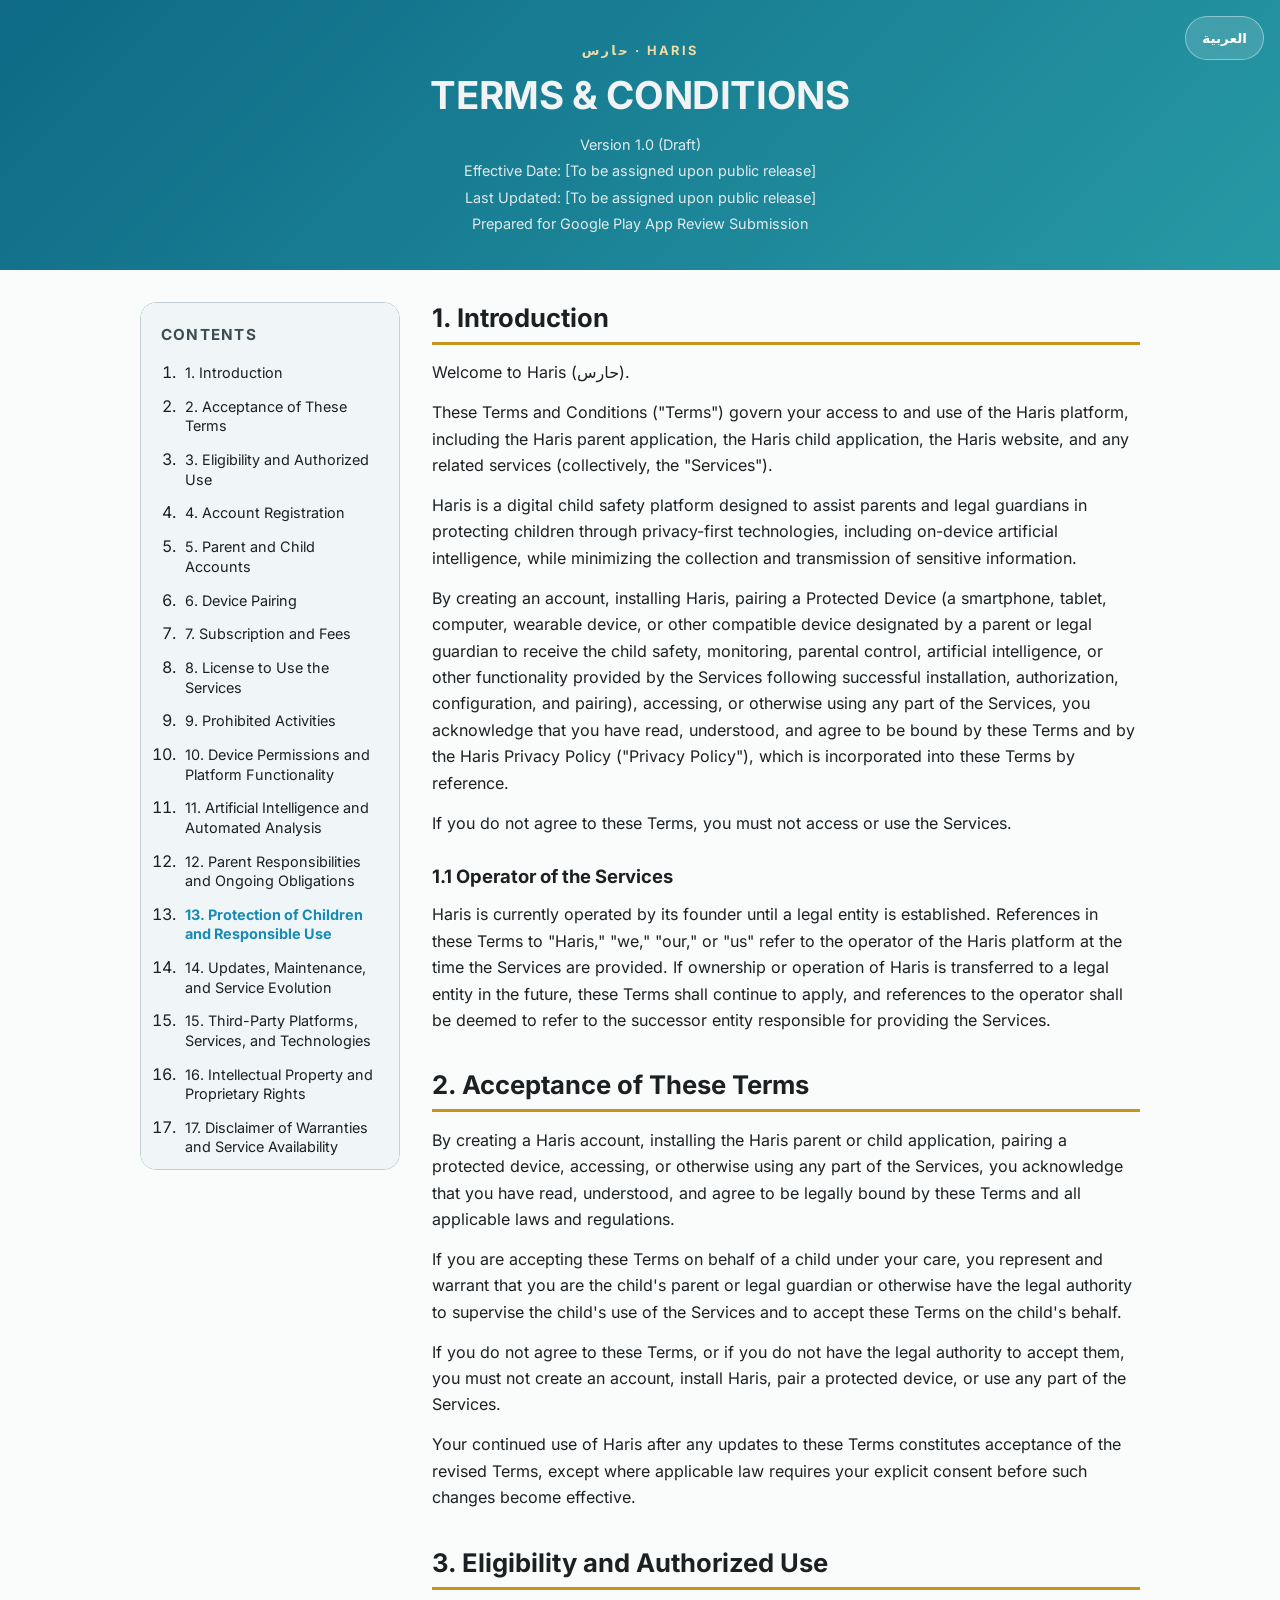
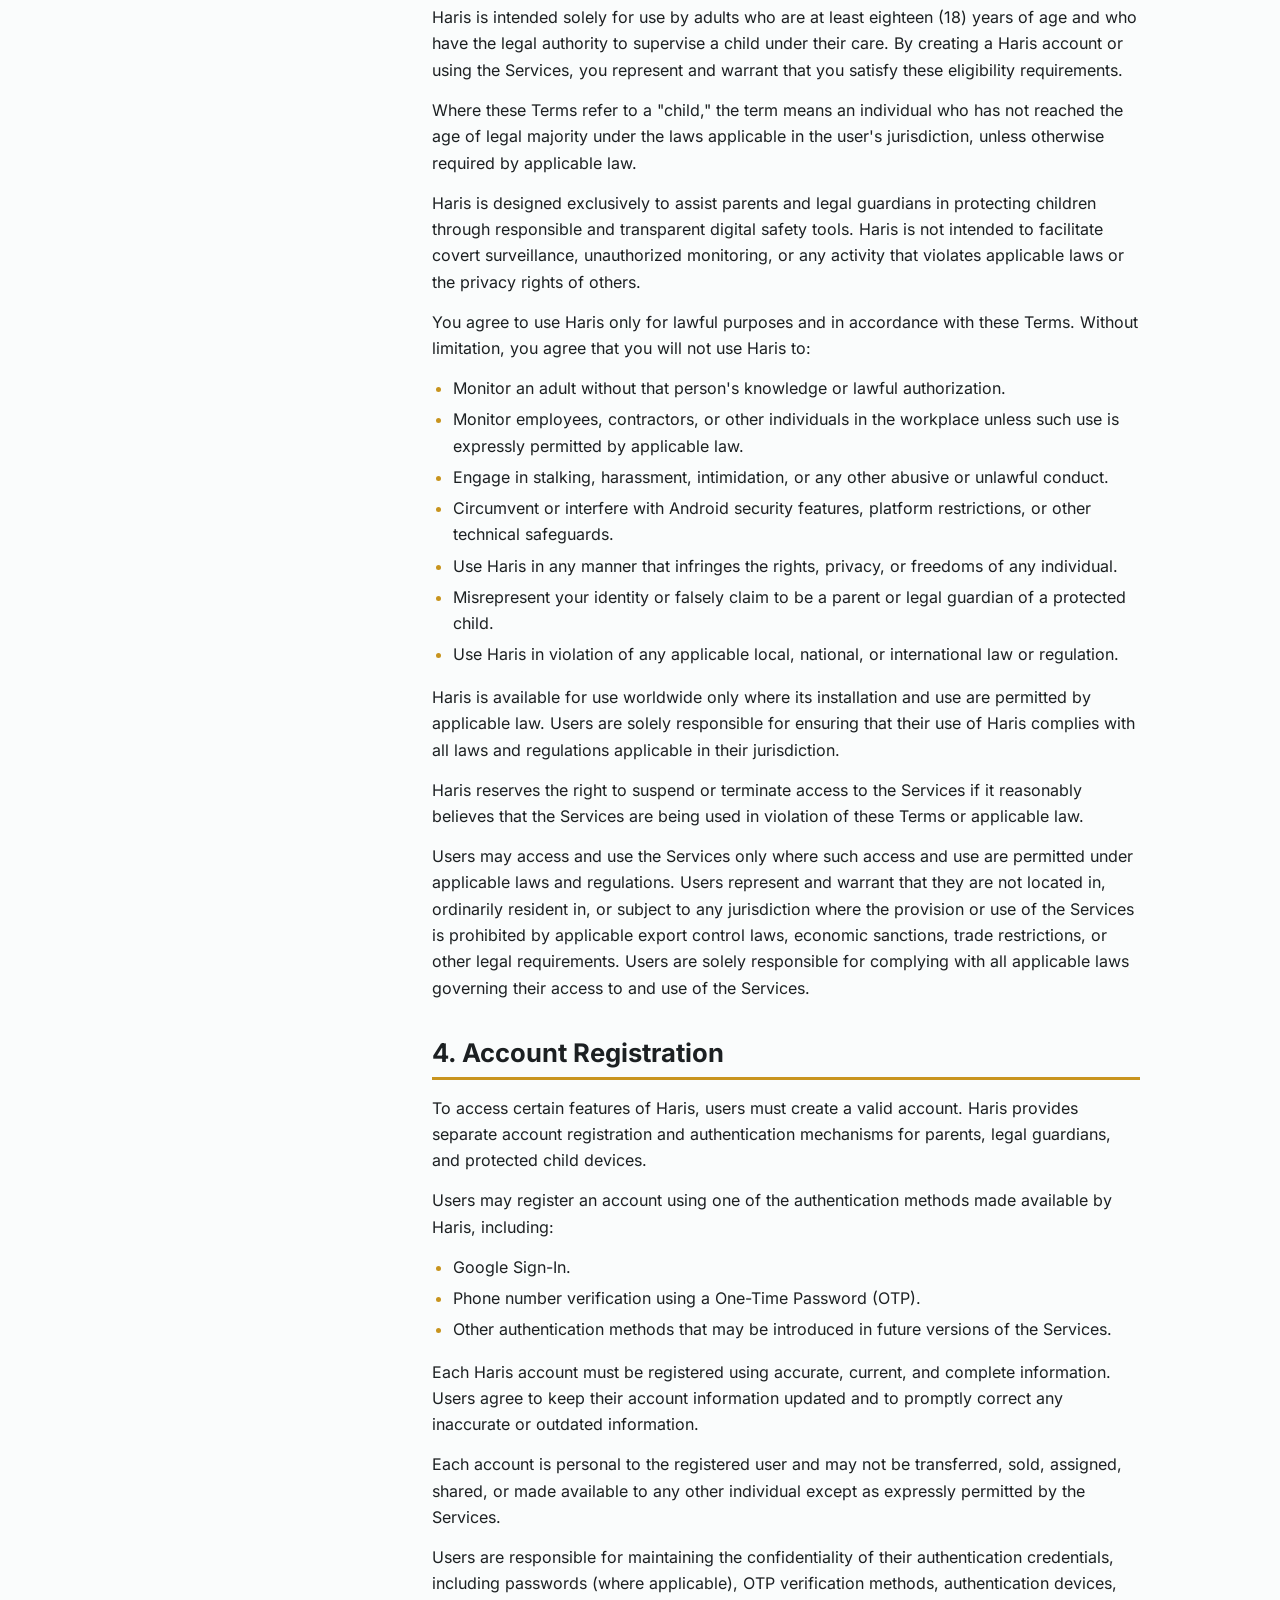
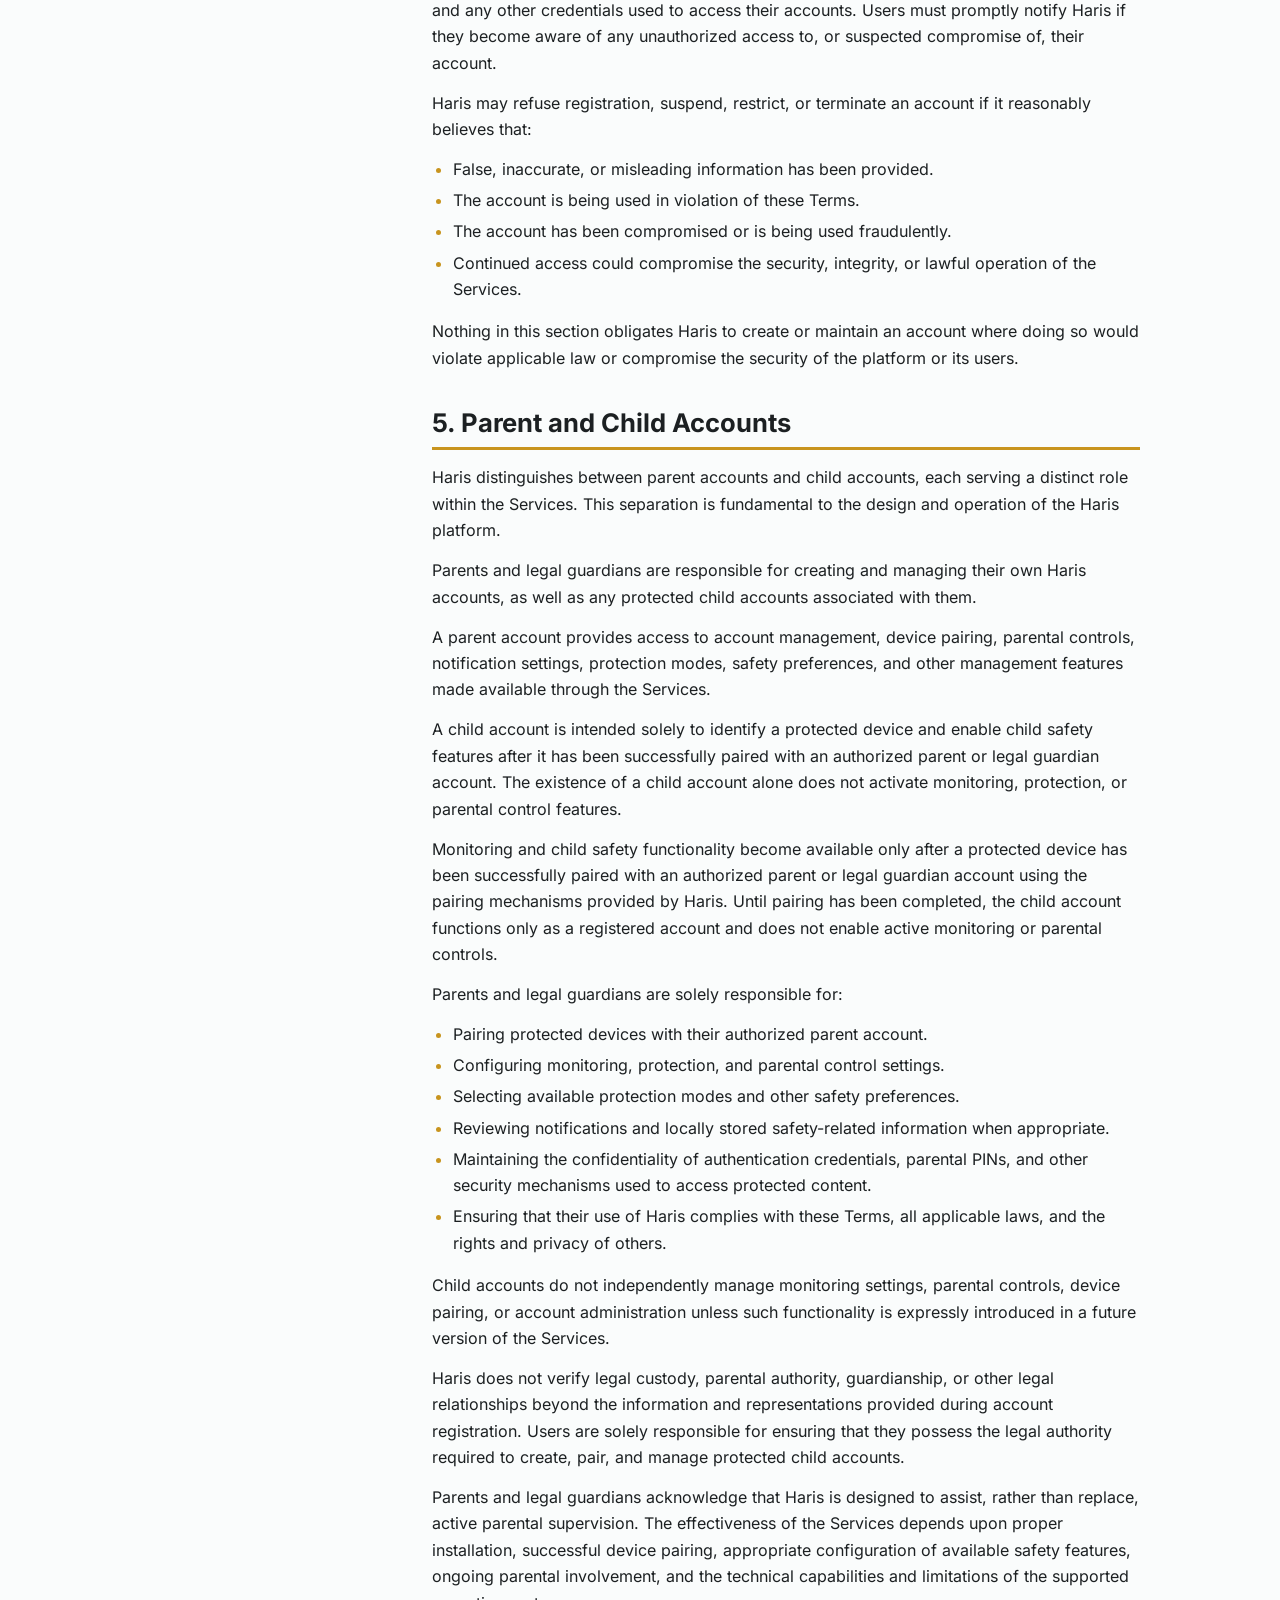
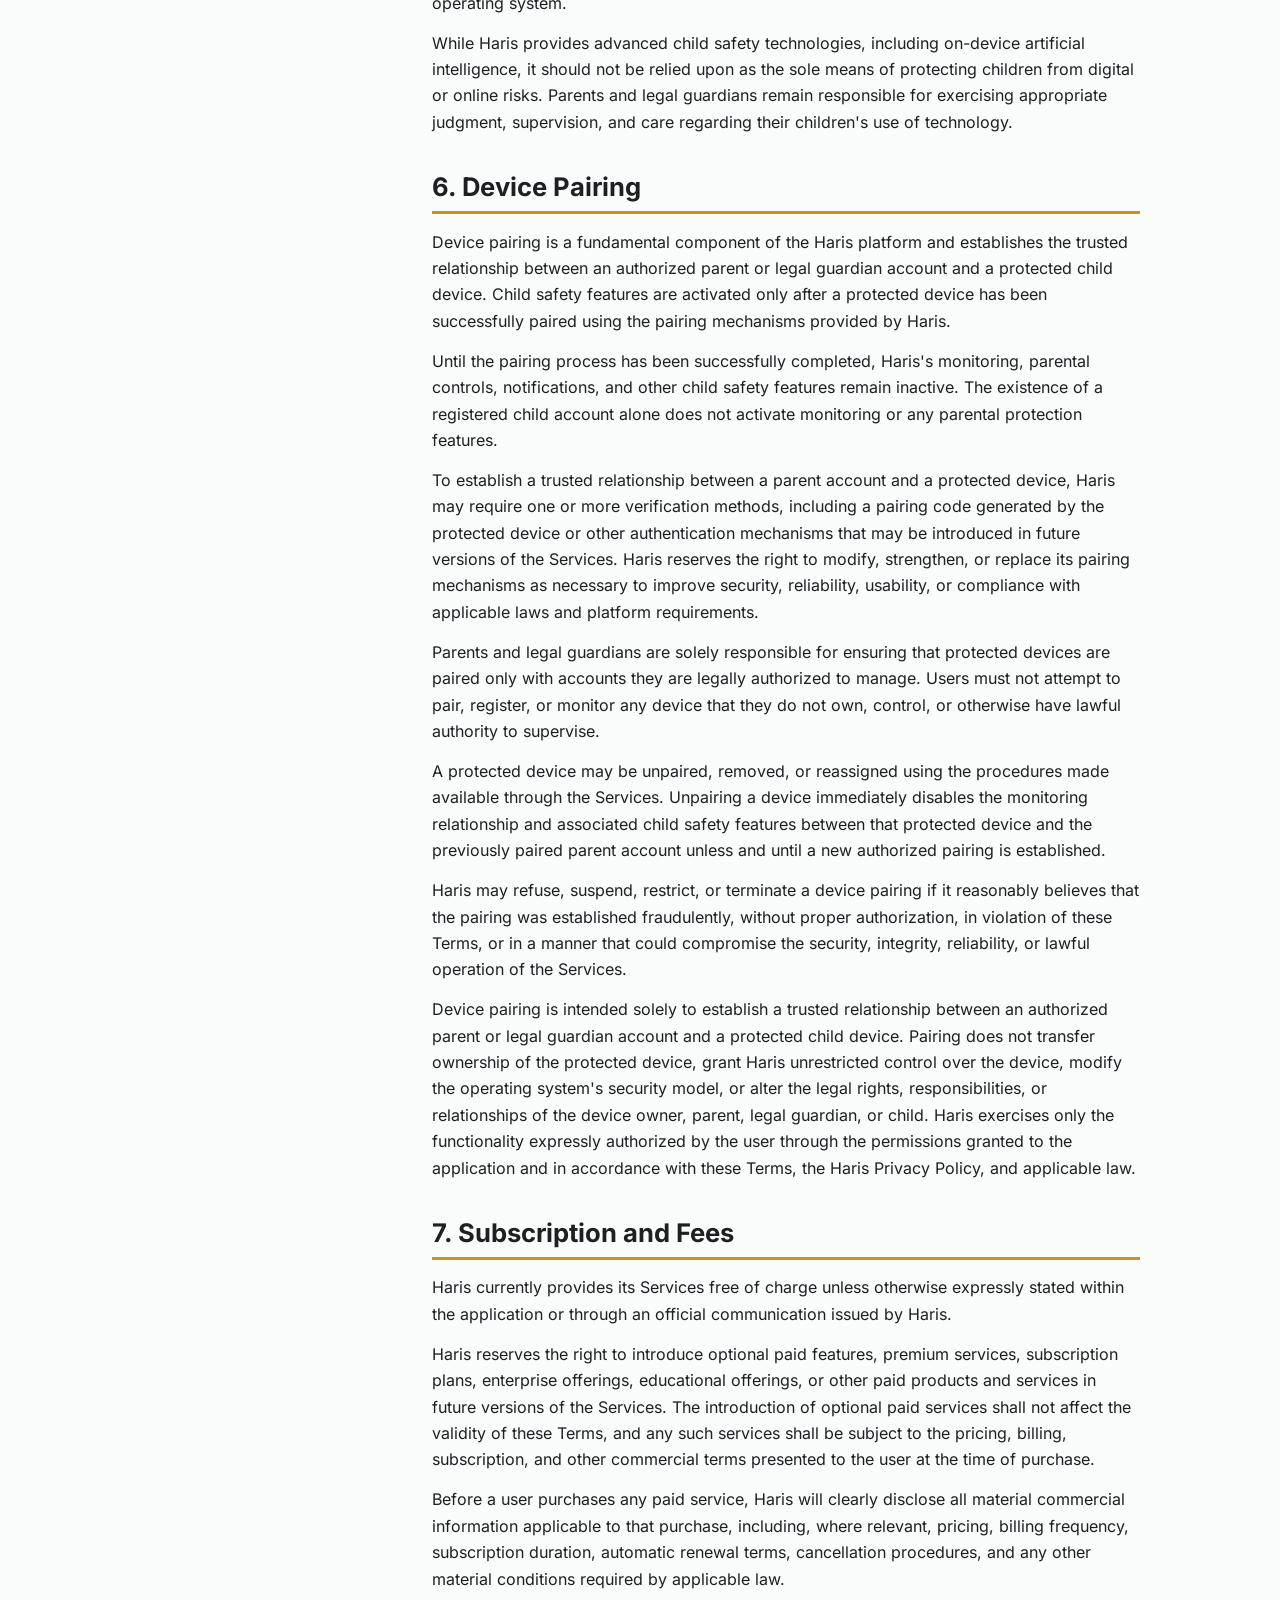
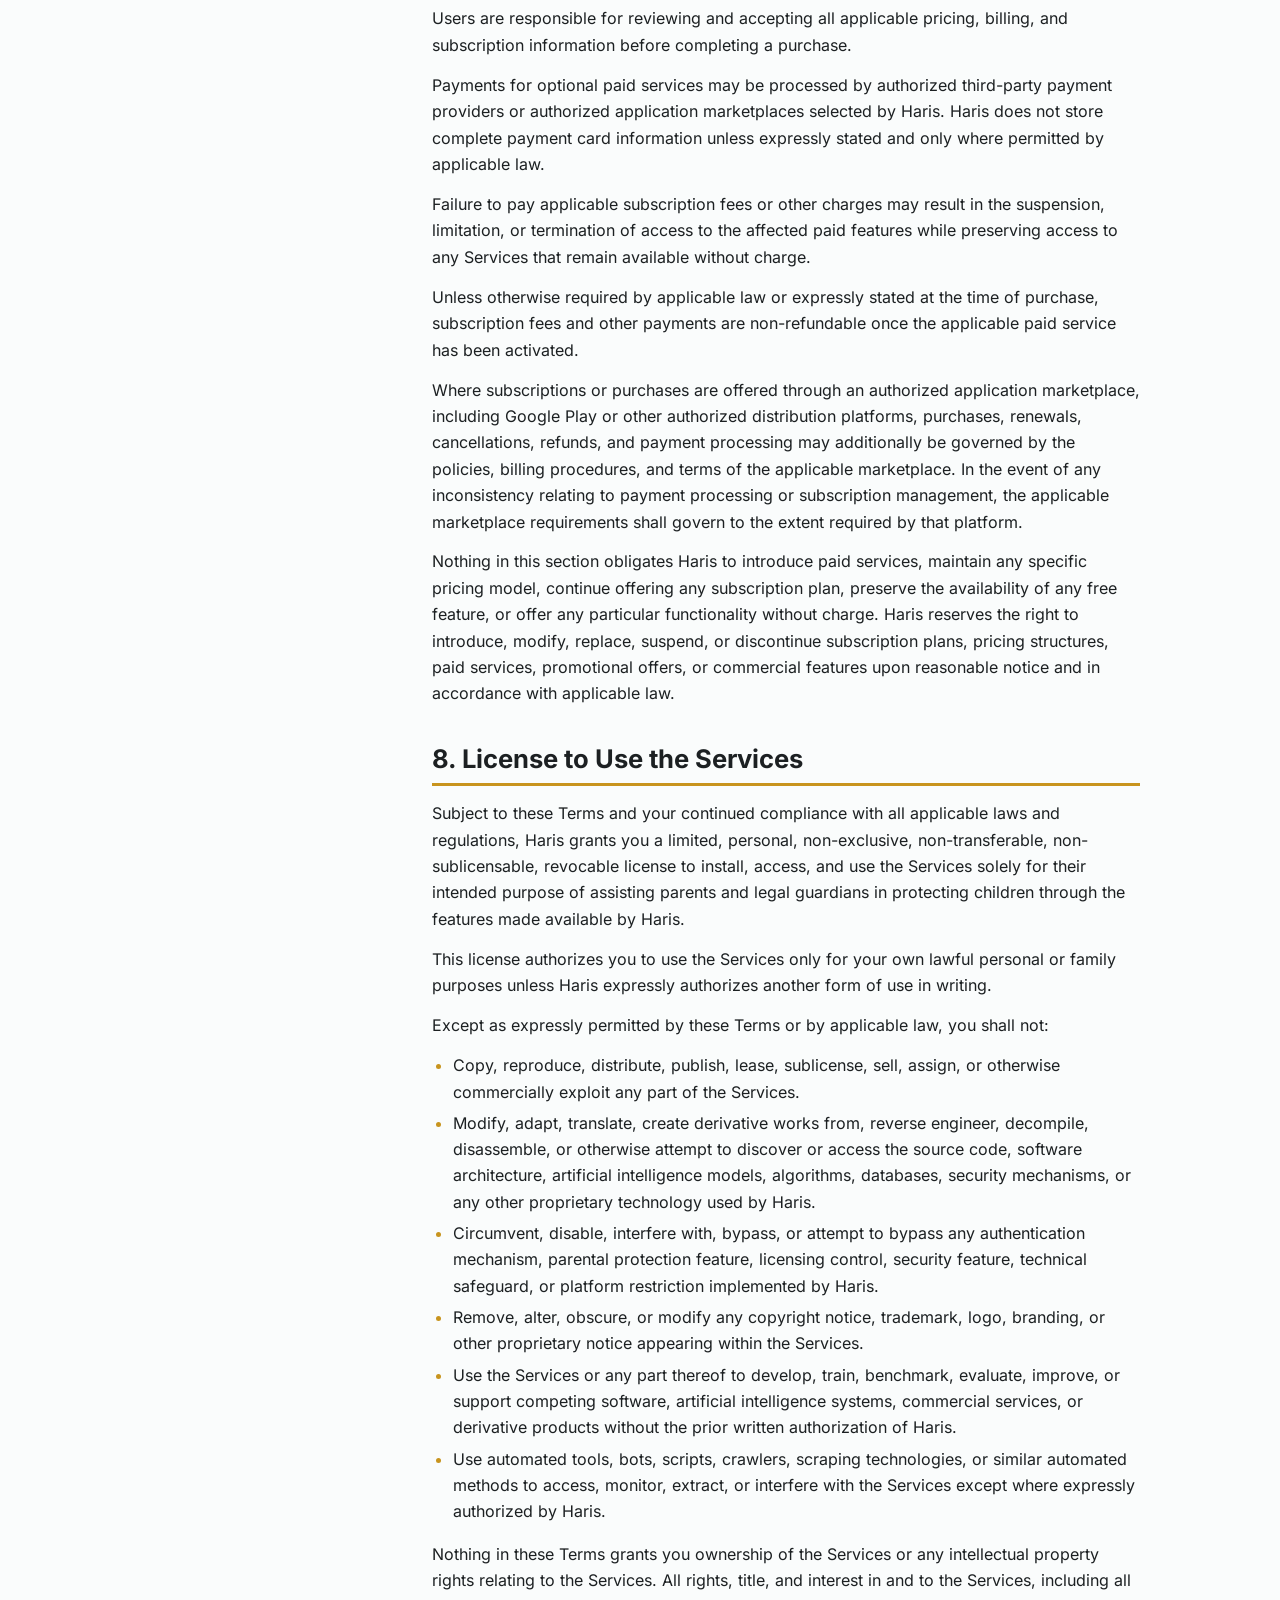
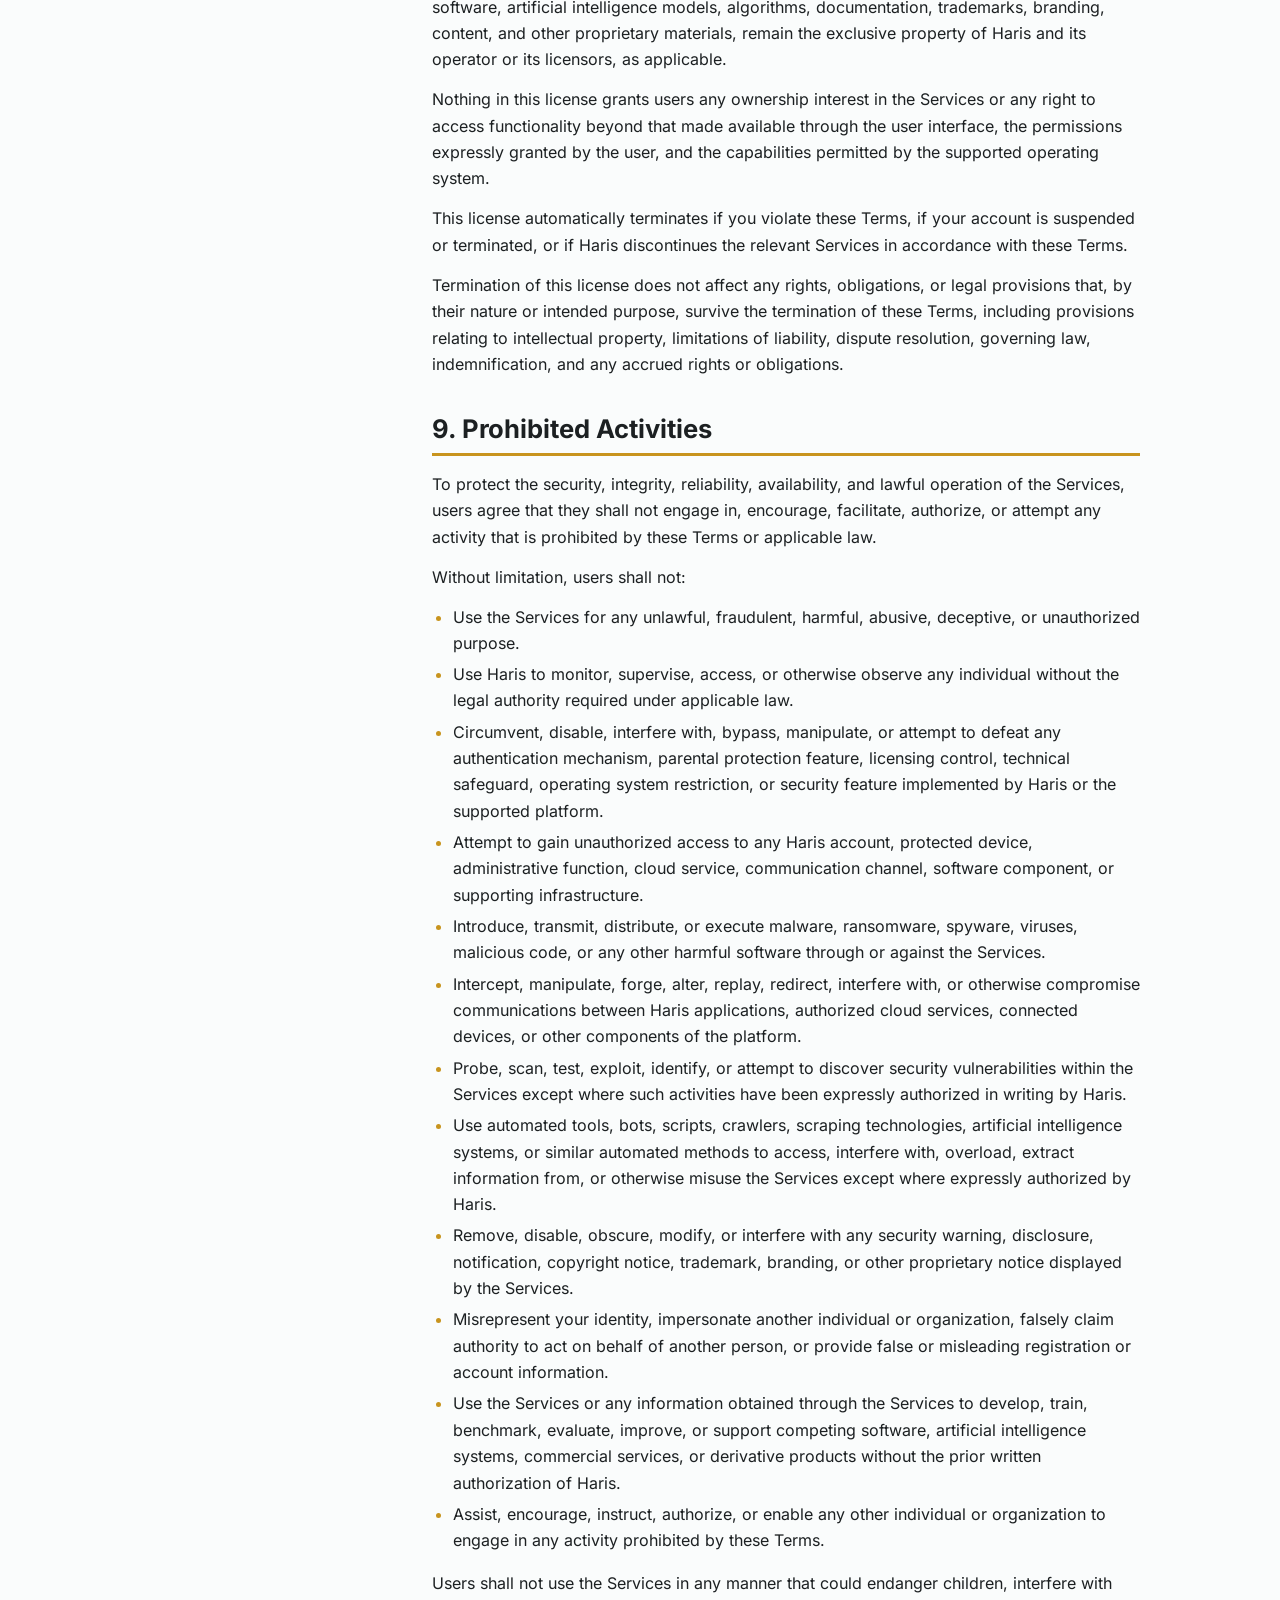
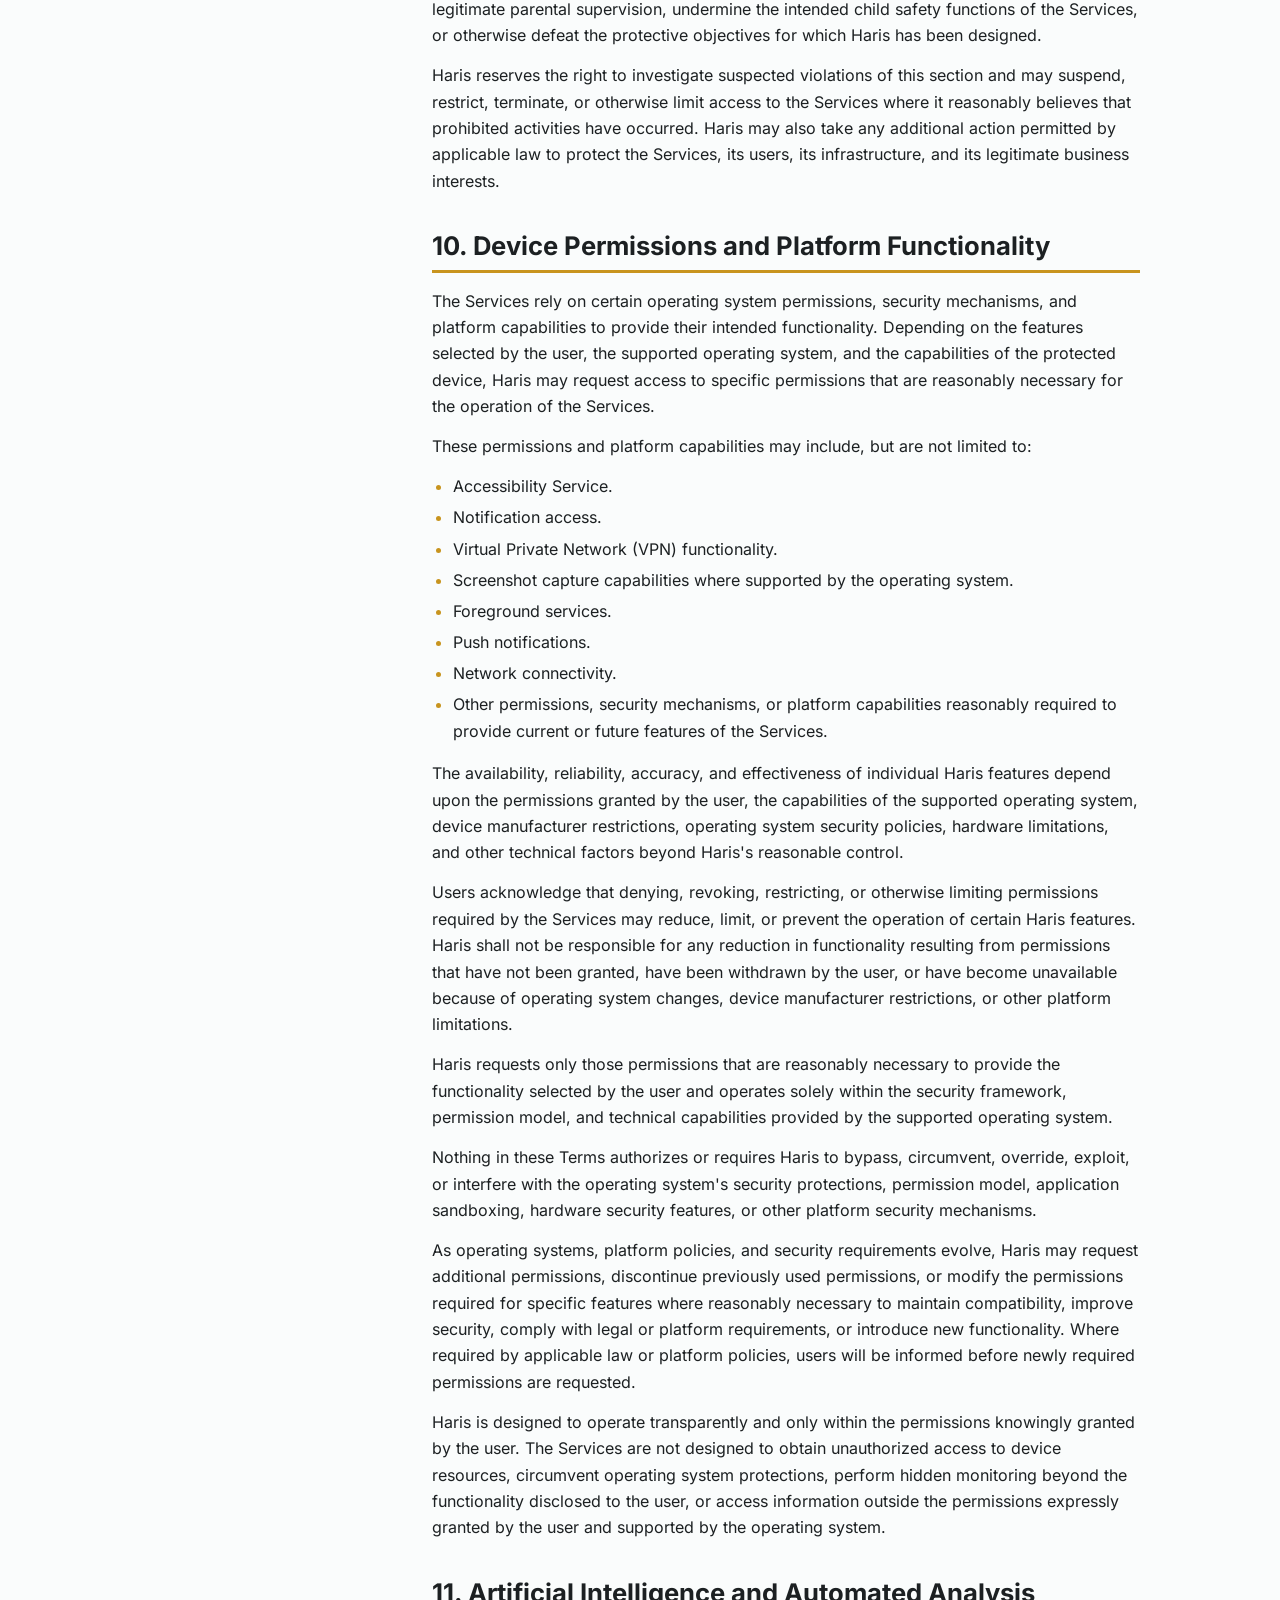
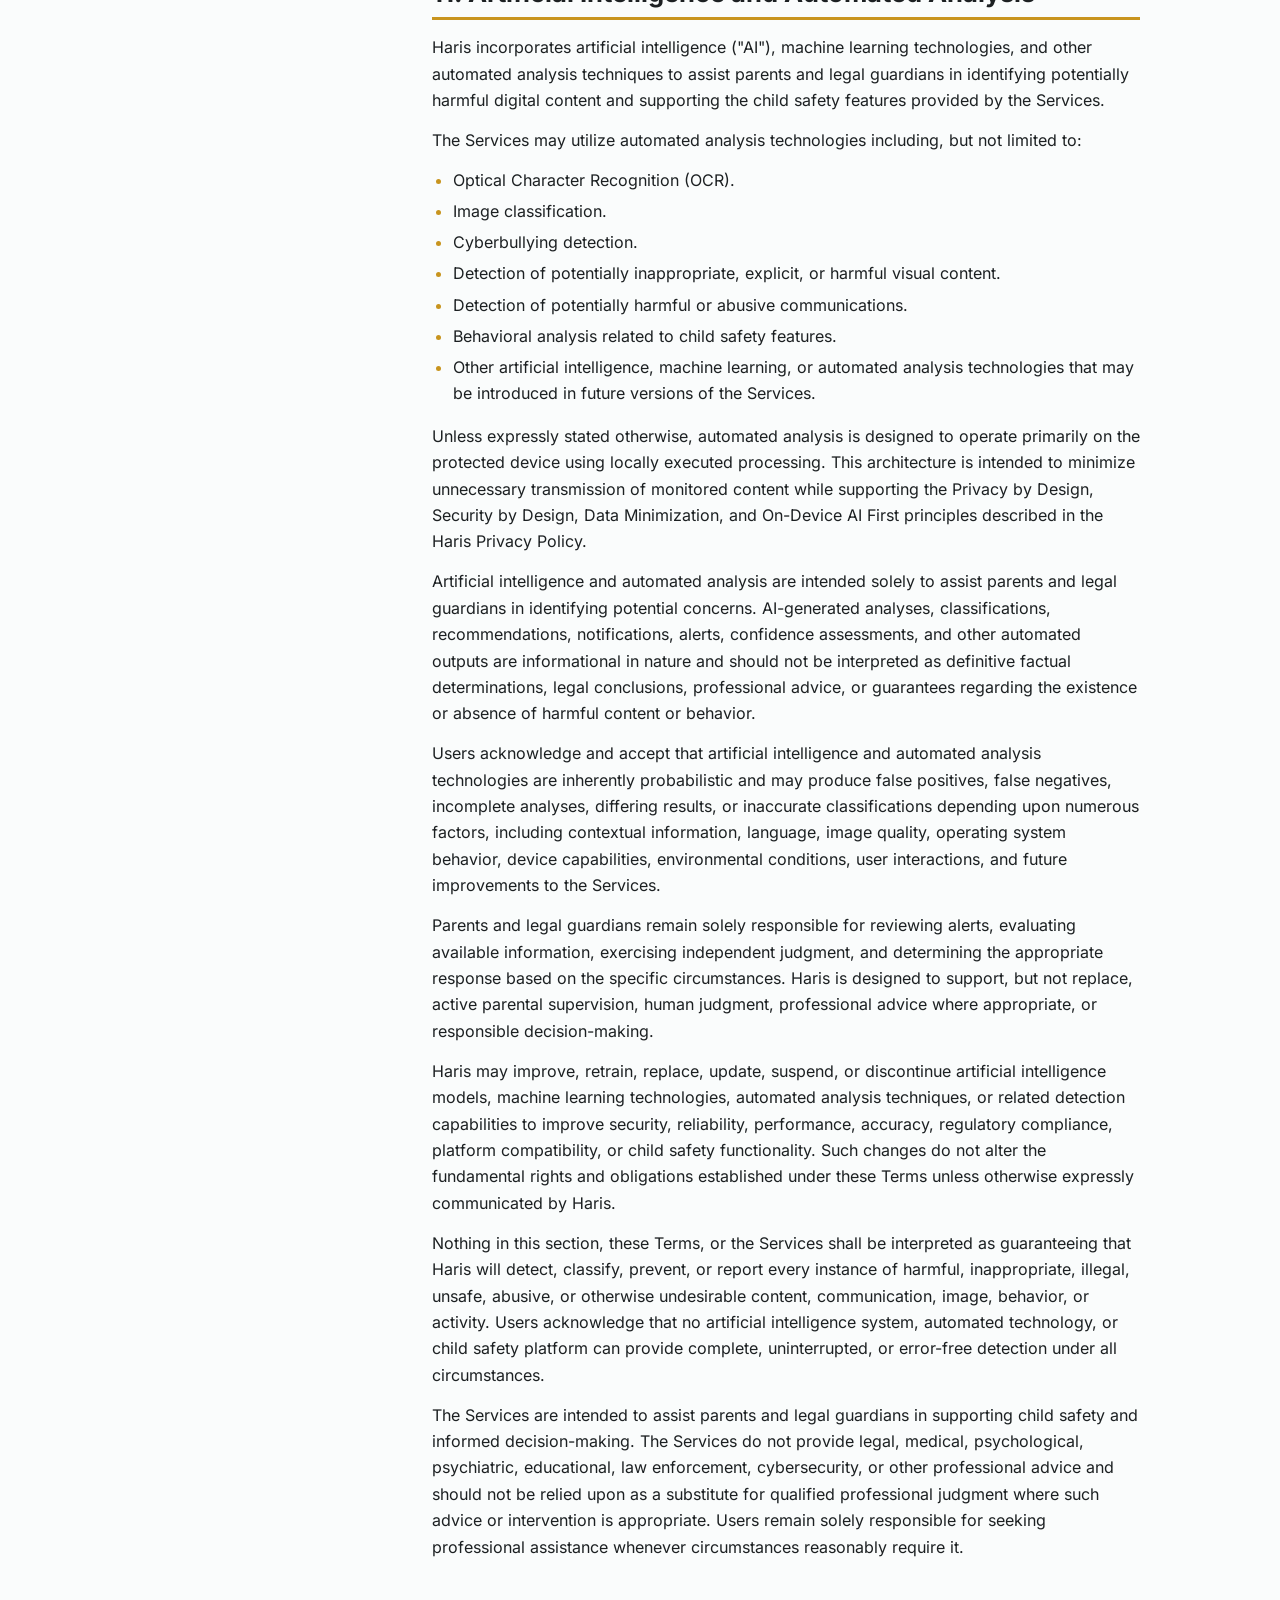
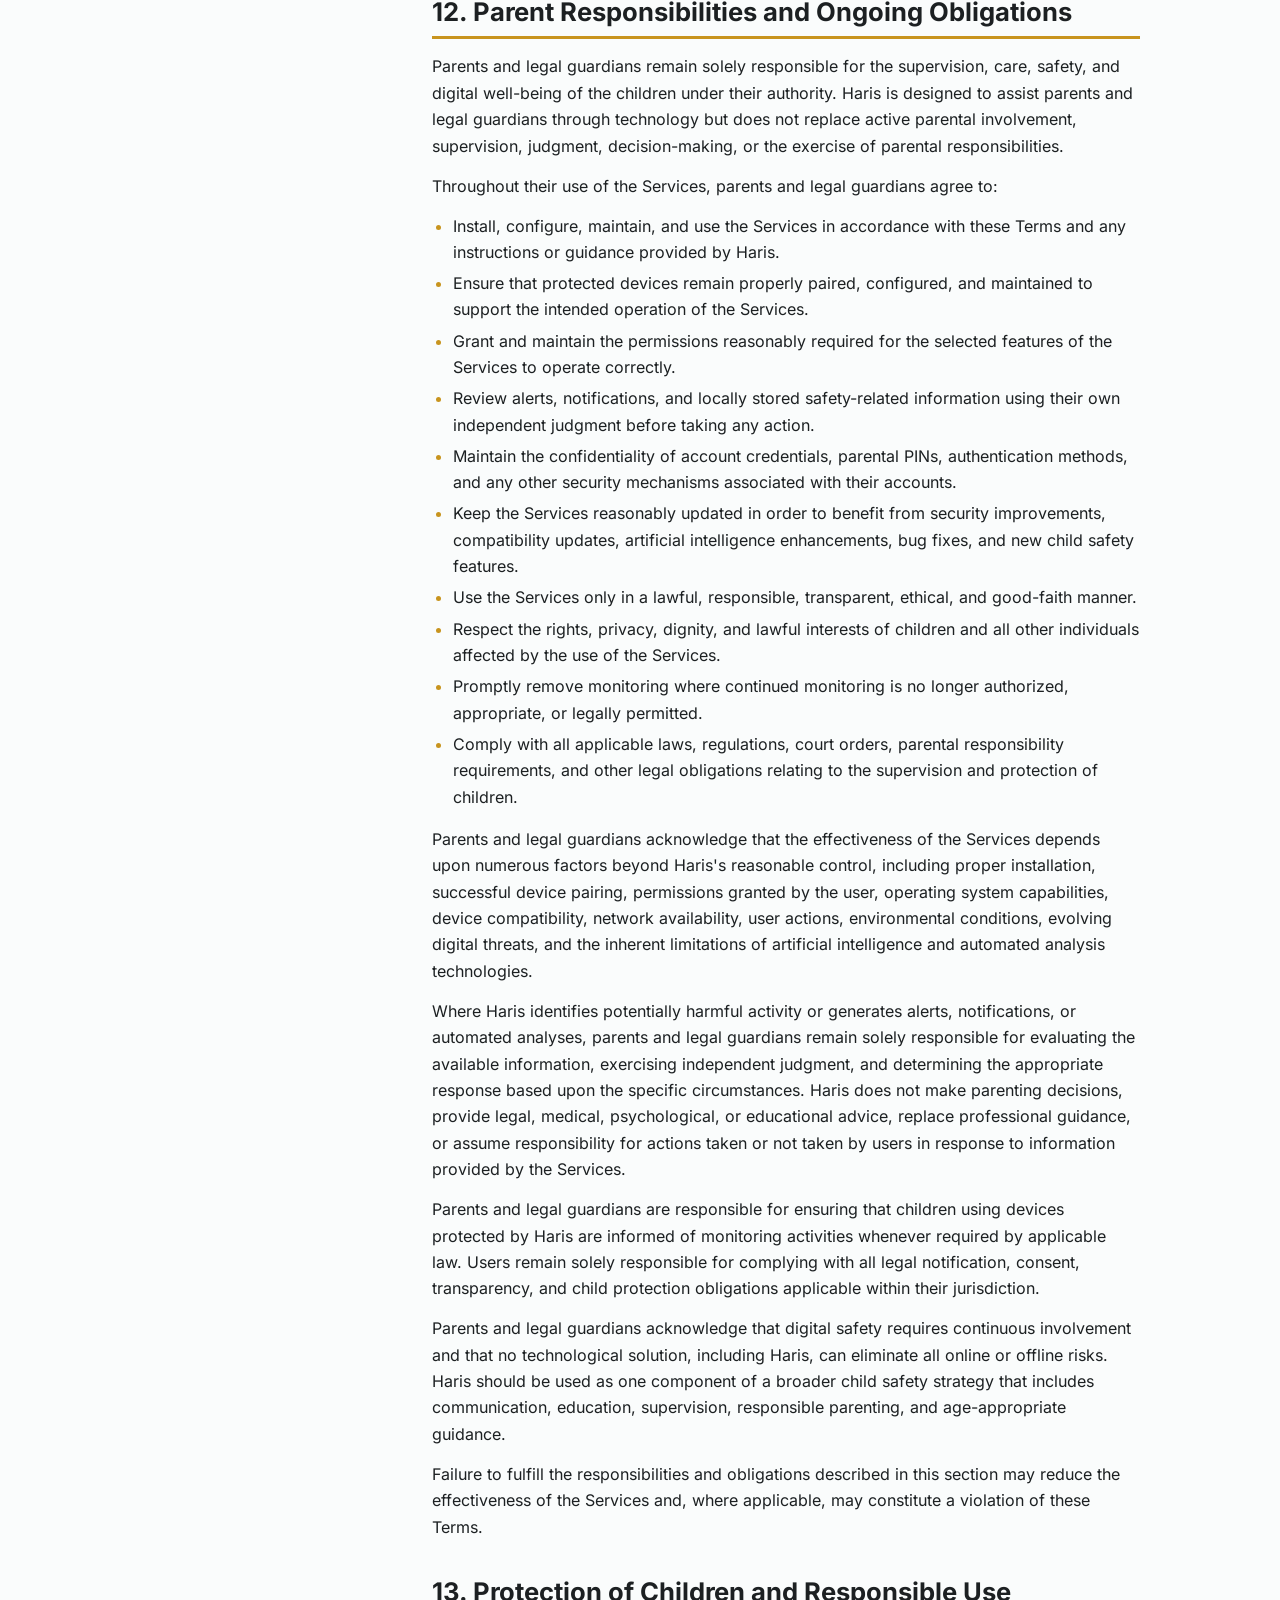
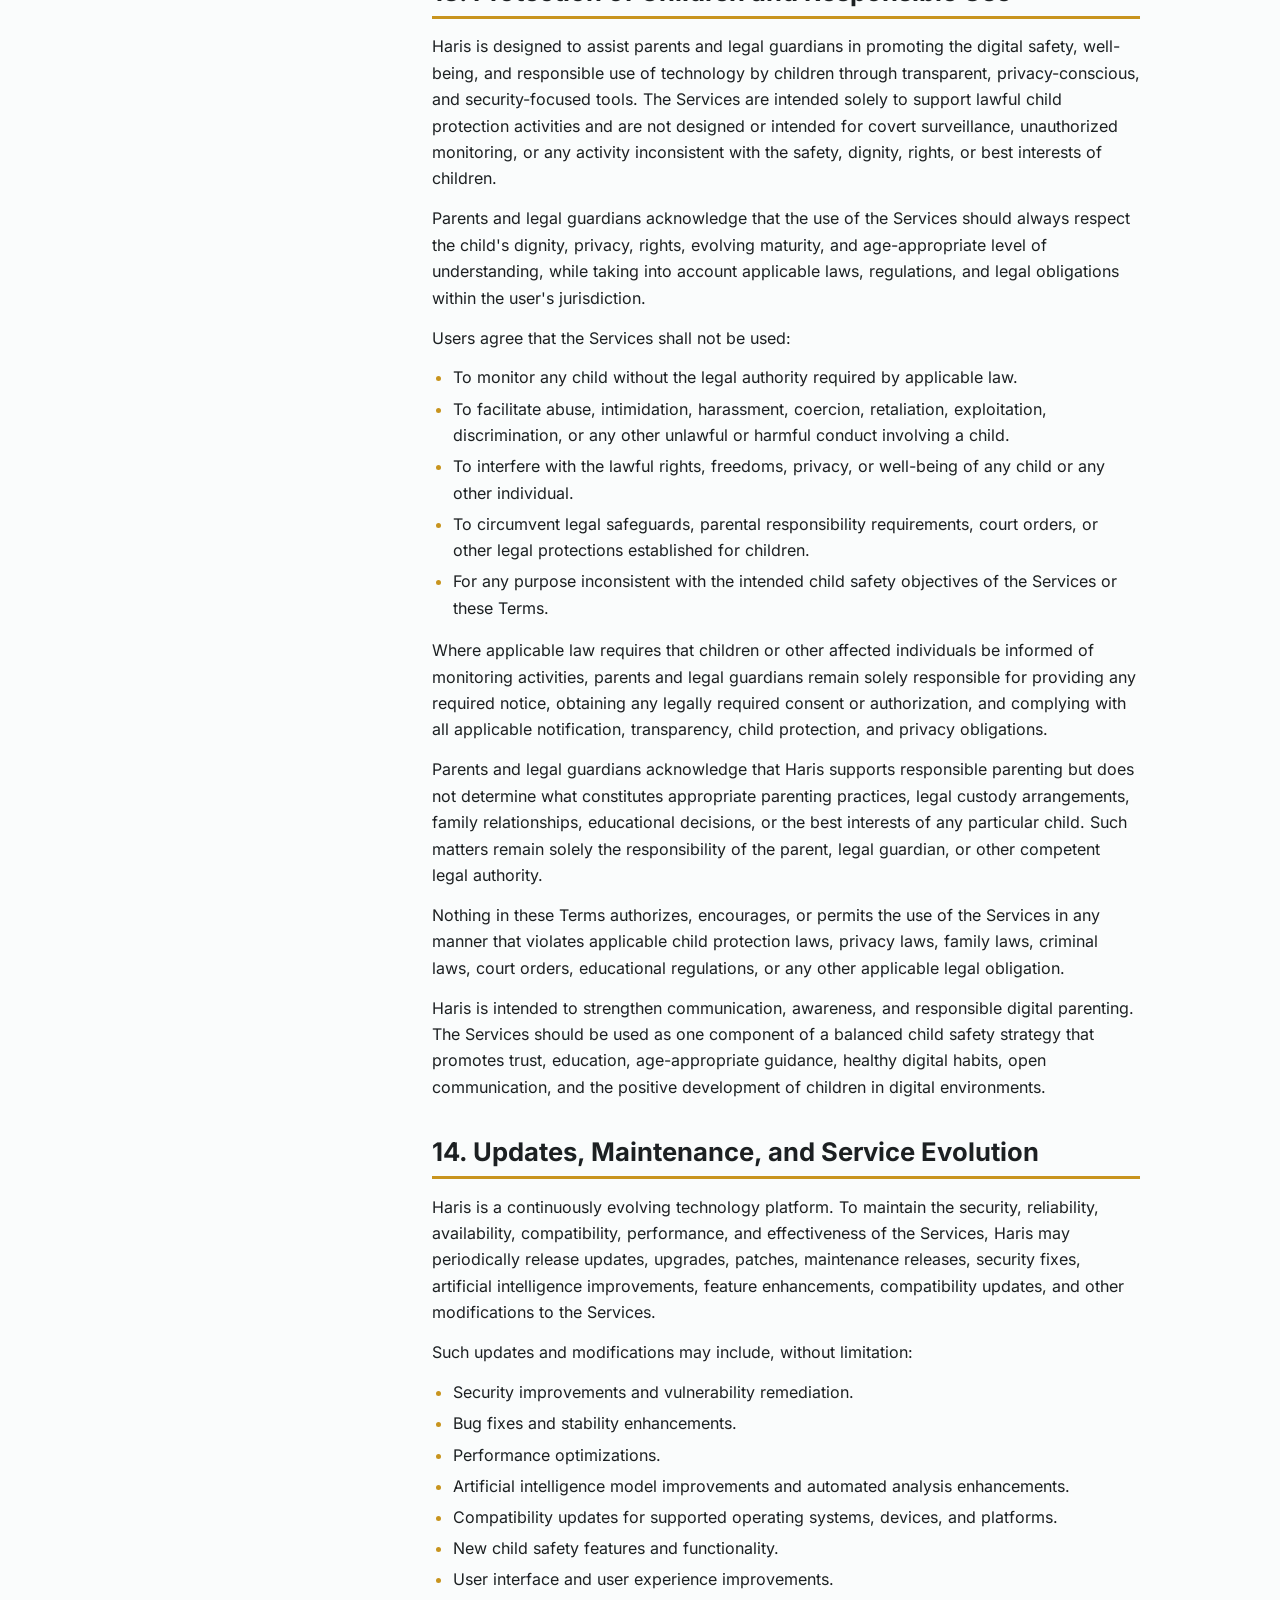
<file: app/src/main/assets/websites/terms/index.html>
<!doctype html>
<html lang="en" dir="ltr">
<head>
<meta charset="utf-8">
<meta name="viewport" content="width=device-width, initial-scale=1">
<meta name="color-scheme" content="dark light">
<title>Terms &amp; Conditions · Haris</title>
<meta name="description" content="Terms &amp; Conditions for Haris (حارس) — a privacy-by-design digital child safety platform.">
<link rel="stylesheet" href="styles.css">
<script>
/* Apply persisted language before first paint (no FOUC). */
(function(){try{var l=localStorage.getItem('haris-legal-lang');
if(l==='ar'){document.documentElement.lang='ar';document.documentElement.dir='rtl';}}catch(e){}})();
</script>
</head>
<body>
<a class="skip-link" href="#main">Skip to content</a>

<header class="site-header">
  <div class="header-inner">
    <div class="brandmark">حارس   ·   HARIS</div>
    <h1>TERMS &amp; CONDITIONS</h1>
    <div class="meta">
        <p class="meta-line">Version 1.0 (Draft)</p>
        <p class="meta-line">Effective Date: [To be assigned upon public release]</p>
        <p class="meta-line">Last Updated: [To be assigned upon public release]</p>
        <p class="meta-line">Prepared for Google Play App Review Submission</p>
    </div>
    <button id="lang-toggle" class="lang-toggle" type="button" aria-label="Switch language">العربية</button>
  </div>
</header>

<div id="lang-notice" class="lang-notice" lang="ar" dir="rtl" hidden>
  <p>النسخة العربية من هذه الوثيقة قيد الإعداد وستتوفر قريبًا. النص القانوني الملزم متاح حاليًا باللغة الإنجليزية أدناه.</p>
</div>

<div class="layout">
  <nav id="toc" class="toc" aria-label="Table of contents">
    <h2 class="toc-title" data-en="Contents" data-ar="المحتويات">Contents</h2>
    <ol>
        <li><a href="#section-1">1. Introduction</a></li>
        <li><a href="#section-2">2. Acceptance of These Terms</a></li>
        <li><a href="#section-3">3. Eligibility and Authorized Use</a></li>
        <li><a href="#section-4">4. Account Registration</a></li>
        <li><a href="#section-5">5. Parent and Child Accounts</a></li>
        <li><a href="#section-6">6. Device Pairing</a></li>
        <li><a href="#section-7">7. Subscription and Fees</a></li>
        <li><a href="#section-8">8. License to Use the Services</a></li>
        <li><a href="#section-9">9. Prohibited Activities</a></li>
        <li><a href="#section-10">10. Device Permissions and Platform Functionality</a></li>
        <li><a href="#section-11">11. Artificial Intelligence and Automated Analysis</a></li>
        <li><a href="#section-12">12. Parent Responsibilities and Ongoing Obligations</a></li>
        <li><a href="#section-13">13. Protection of Children and Responsible Use</a></li>
        <li><a href="#section-14">14. Updates, Maintenance, and Service Evolution</a></li>
        <li><a href="#section-15">15. Third-Party Platforms, Services, and Technologies</a></li>
        <li><a href="#section-16">16. Intellectual Property and Proprietary Rights</a></li>
        <li><a href="#section-17">17. Disclaimer of Warranties and Service Availability</a></li>
        <li><a href="#section-18">18. Limitation of Liability</a></li>
        <li><a href="#section-19">19. Indemnification</a></li>
        <li><a href="#section-20">20. Account Suspension, Termination, and Service Access</a></li>
        <li><a href="#section-21">21. Governing Law and Dispute Resolution</a></li>
        <li><a href="#section-22">22. Entire Agreement and Severability</a></li>
        <li><a href="#section-23">23. Notices and Contact Information</a></li>
        <li><a href="#section-24">24. Miscellaneous Provisions</a></li>
    </ol>
  </nav>

  <main id="main" class="content">
    <section id="section-1" aria-labelledby="section-1-h">
      <h2 id="section-1-h">1. Introduction</h2>
      <p>Welcome to Haris (حارس).</p>
      <p>These Terms and Conditions (&quot;Terms&quot;) govern your access to and use of the Haris platform, including the Haris parent application, the Haris child application, the Haris website, and any related services (collectively, the &quot;Services&quot;).</p>
      <p>Haris is a digital child safety platform designed to assist parents and legal guardians in protecting children through privacy-first technologies, including on-device artificial intelligence, while minimizing the collection and transmission of sensitive information.</p>
      <p>By creating an account, installing Haris, pairing a Protected Device (a smartphone, tablet, computer, wearable device, or other compatible device designated by a parent or legal guardian to receive the child safety, monitoring, parental control, artificial intelligence, or other functionality provided by the Services following successful installation, authorization, configuration, and pairing), accessing, or otherwise using any part of the Services, you acknowledge that you have read, understood, and agree to be bound by these Terms and by the Haris Privacy Policy (&quot;Privacy Policy&quot;), which is incorporated into these Terms by reference.</p>
      <p>If you do not agree to these Terms, you must not access or use the Services.</p>
      <h3 id="section-1-1">1.1 Operator of the Services</h3>
      <p>Haris is currently operated by its founder until a legal entity is established. References in these Terms to &quot;Haris,&quot; &quot;we,&quot; &quot;our,&quot; or &quot;us&quot; refer to the operator of the Haris platform at the time the Services are provided. If ownership or operation of Haris is transferred to a legal entity in the future, these Terms shall continue to apply, and references to the operator shall be deemed to refer to the successor entity responsible for providing the Services.</p>
    </section>
    <section id="section-2" aria-labelledby="section-2-h">
      <h2 id="section-2-h">2. Acceptance of These Terms</h2>
      <p>By creating a Haris account, installing the Haris parent or child application, pairing a protected device, accessing, or otherwise using any part of the Services, you acknowledge that you have read, understood, and agree to be legally bound by these Terms and all applicable laws and regulations.</p>
      <p>If you are accepting these Terms on behalf of a child under your care, you represent and warrant that you are the child&#x27;s parent or legal guardian or otherwise have the legal authority to supervise the child&#x27;s use of the Services and to accept these Terms on the child&#x27;s behalf.</p>
      <p>If you do not agree to these Terms, or if you do not have the legal authority to accept them, you must not create an account, install Haris, pair a protected device, or use any part of the Services.</p>
      <p>Your continued use of Haris after any updates to these Terms constitutes acceptance of the revised Terms, except where applicable law requires your explicit consent before such changes become effective.</p>
    </section>
    <section id="section-3" aria-labelledby="section-3-h">
      <h2 id="section-3-h">3. Eligibility and Authorized Use</h2>
      <p>Haris is intended solely for use by adults who are at least eighteen (18) years of age and who have the legal authority to supervise a child under their care. By creating a Haris account or using the Services, you represent and warrant that you satisfy these eligibility requirements.</p>
      <p>Where these Terms refer to a &quot;child,&quot; the term means an individual who has not reached the age of legal majority under the laws applicable in the user&#x27;s jurisdiction, unless otherwise required by applicable law.</p>
      <p>Haris is designed exclusively to assist parents and legal guardians in protecting children through responsible and transparent digital safety tools. Haris is not intended to facilitate covert surveillance, unauthorized monitoring, or any activity that violates applicable laws or the privacy rights of others.</p>
      <p>You agree to use Haris only for lawful purposes and in accordance with these Terms. Without limitation, you agree that you will not use Haris to:</p>
      <ul>
        <li>Monitor an adult without that person&#x27;s knowledge or lawful authorization.</li>
        <li>Monitor employees, contractors, or other individuals in the workplace unless such use is expressly permitted by applicable law.</li>
        <li>Engage in stalking, harassment, intimidation, or any other abusive or unlawful conduct.</li>
        <li>Circumvent or interfere with Android security features, platform restrictions, or other technical safeguards.</li>
        <li>Use Haris in any manner that infringes the rights, privacy, or freedoms of any individual.</li>
        <li>Misrepresent your identity or falsely claim to be a parent or legal guardian of a protected child.</li>
        <li>Use Haris in violation of any applicable local, national, or international law or regulation.</li>
      </ul>
      <p>Haris is available for use worldwide only where its installation and use are permitted by applicable law. Users are solely responsible for ensuring that their use of Haris complies with all laws and regulations applicable in their jurisdiction.</p>
      <p>Haris reserves the right to suspend or terminate access to the Services if it reasonably believes that the Services are being used in violation of these Terms or applicable law.</p>
      <p>Users may access and use the Services only where such access and use are permitted under applicable laws and regulations. Users represent and warrant that they are not located in, ordinarily resident in, or subject to any jurisdiction where the provision or use of the Services is prohibited by applicable export control laws, economic sanctions, trade restrictions, or other legal requirements. Users are solely responsible for complying with all applicable laws governing their access to and use of the Services.</p>
    </section>
    <section id="section-4" aria-labelledby="section-4-h">
      <h2 id="section-4-h">4. Account Registration</h2>
      <p>To access certain features of Haris, users must create a valid account. Haris provides separate account registration and authentication mechanisms for parents, legal guardians, and protected child devices.</p>
      <p>Users may register an account using one of the authentication methods made available by Haris, including:</p>
      <ul>
        <li>Google Sign-In.</li>
        <li>Phone number verification using a One-Time Password (OTP).</li>
        <li>Other authentication methods that may be introduced in future versions of the Services.</li>
      </ul>
      <p>Each Haris account must be registered using accurate, current, and complete information. Users agree to keep their account information updated and to promptly correct any inaccurate or outdated information.</p>
      <p>Each account is personal to the registered user and may not be transferred, sold, assigned, shared, or made available to any other individual except as expressly permitted by the Services.</p>
      <p>Users are responsible for maintaining the confidentiality of their authentication credentials, including passwords (where applicable), OTP verification methods, authentication devices, and any other credentials used to access their accounts. Users must promptly notify Haris if they become aware of any unauthorized access to, or suspected compromise of, their account.</p>
      <p>Haris may refuse registration, suspend, restrict, or terminate an account if it reasonably believes that:</p>
      <ul>
        <li>False, inaccurate, or misleading information has been provided.</li>
        <li>The account is being used in violation of these Terms.</li>
        <li>The account has been compromised or is being used fraudulently.</li>
        <li>Continued access could compromise the security, integrity, or lawful operation of the Services.</li>
      </ul>
      <p>Nothing in this section obligates Haris to create or maintain an account where doing so would violate applicable law or compromise the security of the platform or its users.</p>
    </section>
    <section id="section-5" aria-labelledby="section-5-h">
      <h2 id="section-5-h">5. Parent and Child Accounts</h2>
      <p>Haris distinguishes between parent accounts and child accounts, each serving a distinct role within the Services. This separation is fundamental to the design and operation of the Haris platform.</p>
      <p>Parents and legal guardians are responsible for creating and managing their own Haris accounts, as well as any protected child accounts associated with them.</p>
      <p>A parent account provides access to account management, device pairing, parental controls, notification settings, protection modes, safety preferences, and other management features made available through the Services.</p>
      <p>A child account is intended solely to identify a protected device and enable child safety features after it has been successfully paired with an authorized parent or legal guardian account. The existence of a child account alone does not activate monitoring, protection, or parental control features.</p>
      <p>Monitoring and child safety functionality become available only after a protected device has been successfully paired with an authorized parent or legal guardian account using the pairing mechanisms provided by Haris. Until pairing has been completed, the child account functions only as a registered account and does not enable active monitoring or parental controls.</p>
      <p>Parents and legal guardians are solely responsible for:</p>
      <ul>
        <li>Pairing protected devices with their authorized parent account.</li>
        <li>Configuring monitoring, protection, and parental control settings.</li>
        <li>Selecting available protection modes and other safety preferences.</li>
        <li>Reviewing notifications and locally stored safety-related information when appropriate.</li>
        <li>Maintaining the confidentiality of authentication credentials, parental PINs, and other security mechanisms used to access protected content.</li>
        <li>Ensuring that their use of Haris complies with these Terms, all applicable laws, and the rights and privacy of others.</li>
      </ul>
      <p>Child accounts do not independently manage monitoring settings, parental controls, device pairing, or account administration unless such functionality is expressly introduced in a future version of the Services.</p>
      <p>Haris does not verify legal custody, parental authority, guardianship, or other legal relationships beyond the information and representations provided during account registration. Users are solely responsible for ensuring that they possess the legal authority required to create, pair, and manage protected child accounts.</p>
      <p>Parents and legal guardians acknowledge that Haris is designed to assist, rather than replace, active parental supervision. The effectiveness of the Services depends upon proper installation, successful device pairing, appropriate configuration of available safety features, ongoing parental involvement, and the technical capabilities and limitations of the supported operating system.</p>
      <p>While Haris provides advanced child safety technologies, including on-device artificial intelligence, it should not be relied upon as the sole means of protecting children from digital or online risks. Parents and legal guardians remain responsible for exercising appropriate judgment, supervision, and care regarding their children&#x27;s use of technology.</p>
    </section>
    <section id="section-6" aria-labelledby="section-6-h">
      <h2 id="section-6-h">6. Device Pairing</h2>
      <p>Device pairing is a fundamental component of the Haris platform and establishes the trusted relationship between an authorized parent or legal guardian account and a protected child device. Child safety features are activated only after a protected device has been successfully paired using the pairing mechanisms provided by Haris.</p>
      <p>Until the pairing process has been successfully completed, Haris&#x27;s monitoring, parental controls, notifications, and other child safety features remain inactive. The existence of a registered child account alone does not activate monitoring or any parental protection features.</p>
      <p>To establish a trusted relationship between a parent account and a protected device, Haris may require one or more verification methods, including a pairing code generated by the protected device or other authentication mechanisms that may be introduced in future versions of the Services. Haris reserves the right to modify, strengthen, or replace its pairing mechanisms as necessary to improve security, reliability, usability, or compliance with applicable laws and platform requirements.</p>
      <p>Parents and legal guardians are solely responsible for ensuring that protected devices are paired only with accounts they are legally authorized to manage. Users must not attempt to pair, register, or monitor any device that they do not own, control, or otherwise have lawful authority to supervise.</p>
      <p>A protected device may be unpaired, removed, or reassigned using the procedures made available through the Services. Unpairing a device immediately disables the monitoring relationship and associated child safety features between that protected device and the previously paired parent account unless and until a new authorized pairing is established.</p>
      <p>Haris may refuse, suspend, restrict, or terminate a device pairing if it reasonably believes that the pairing was established fraudulently, without proper authorization, in violation of these Terms, or in a manner that could compromise the security, integrity, reliability, or lawful operation of the Services.</p>
      <p>Device pairing is intended solely to establish a trusted relationship between an authorized parent or legal guardian account and a protected child device. Pairing does not transfer ownership of the protected device, grant Haris unrestricted control over the device, modify the operating system&#x27;s security model, or alter the legal rights, responsibilities, or relationships of the device owner, parent, legal guardian, or child. Haris exercises only the functionality expressly authorized by the user through the permissions granted to the application and in accordance with these Terms, the Haris Privacy Policy, and applicable law.</p>
    </section>
    <section id="section-7" aria-labelledby="section-7-h">
      <h2 id="section-7-h">7. Subscription and Fees</h2>
      <p>Haris currently provides its Services free of charge unless otherwise expressly stated within the application or through an official communication issued by Haris.</p>
      <p>Haris reserves the right to introduce optional paid features, premium services, subscription plans, enterprise offerings, educational offerings, or other paid products and services in future versions of the Services. The introduction of optional paid services shall not affect the validity of these Terms, and any such services shall be subject to the pricing, billing, subscription, and other commercial terms presented to the user at the time of purchase.</p>
      <p>Before a user purchases any paid service, Haris will clearly disclose all material commercial information applicable to that purchase, including, where relevant, pricing, billing frequency, subscription duration, automatic renewal terms, cancellation procedures, and any other material conditions required by applicable law.</p>
      <p>Users are responsible for reviewing and accepting all applicable pricing, billing, and subscription information before completing a purchase.</p>
      <p>Payments for optional paid services may be processed by authorized third-party payment providers or authorized application marketplaces selected by Haris. Haris does not store complete payment card information unless expressly stated and only where permitted by applicable law.</p>
      <p>Failure to pay applicable subscription fees or other charges may result in the suspension, limitation, or termination of access to the affected paid features while preserving access to any Services that remain available without charge.</p>
      <p>Unless otherwise required by applicable law or expressly stated at the time of purchase, subscription fees and other payments are non-refundable once the applicable paid service has been activated.</p>
      <p>Where subscriptions or purchases are offered through an authorized application marketplace, including Google Play or other authorized distribution platforms, purchases, renewals, cancellations, refunds, and payment processing may additionally be governed by the policies, billing procedures, and terms of the applicable marketplace. In the event of any inconsistency relating to payment processing or subscription management, the applicable marketplace requirements shall govern to the extent required by that platform.</p>
      <p>Nothing in this section obligates Haris to introduce paid services, maintain any specific pricing model, continue offering any subscription plan, preserve the availability of any free feature, or offer any particular functionality without charge. Haris reserves the right to introduce, modify, replace, suspend, or discontinue subscription plans, pricing structures, paid services, promotional offers, or commercial features upon reasonable notice and in accordance with applicable law.</p>
    </section>
    <section id="section-8" aria-labelledby="section-8-h">
      <h2 id="section-8-h">8. License to Use the Services</h2>
      <p>Subject to these Terms and your continued compliance with all applicable laws and regulations, Haris grants you a limited, personal, non-exclusive, non-transferable, non-sublicensable, revocable license to install, access, and use the Services solely for their intended purpose of assisting parents and legal guardians in protecting children through the features made available by Haris.</p>
      <p>This license authorizes you to use the Services only for your own lawful personal or family purposes unless Haris expressly authorizes another form of use in writing.</p>
      <p>Except as expressly permitted by these Terms or by applicable law, you shall not:</p>
      <ul>
        <li>Copy, reproduce, distribute, publish, lease, sublicense, sell, assign, or otherwise commercially exploit any part of the Services.</li>
        <li>Modify, adapt, translate, create derivative works from, reverse engineer, decompile, disassemble, or otherwise attempt to discover or access the source code, software architecture, artificial intelligence models, algorithms, databases, security mechanisms, or any other proprietary technology used by Haris.</li>
        <li>Circumvent, disable, interfere with, bypass, or attempt to bypass any authentication mechanism, parental protection feature, licensing control, security feature, technical safeguard, or platform restriction implemented by Haris.</li>
        <li>Remove, alter, obscure, or modify any copyright notice, trademark, logo, branding, or other proprietary notice appearing within the Services.</li>
        <li>Use the Services or any part thereof to develop, train, benchmark, evaluate, improve, or support competing software, artificial intelligence systems, commercial services, or derivative products without the prior written authorization of Haris.</li>
        <li>Use automated tools, bots, scripts, crawlers, scraping technologies, or similar automated methods to access, monitor, extract, or interfere with the Services except where expressly authorized by Haris.</li>
      </ul>
      <p>Nothing in these Terms grants you ownership of the Services or any intellectual property rights relating to the Services. All rights, title, and interest in and to the Services, including all software, artificial intelligence models, algorithms, documentation, trademarks, branding, content, and other proprietary materials, remain the exclusive property of Haris and its operator or its licensors, as applicable.</p>
      <p>Nothing in this license grants users any ownership interest in the Services or any right to access functionality beyond that made available through the user interface, the permissions expressly granted by the user, and the capabilities permitted by the supported operating system.</p>
      <p>This license automatically terminates if you violate these Terms, if your account is suspended or terminated, or if Haris discontinues the relevant Services in accordance with these Terms.</p>
      <p>Termination of this license does not affect any rights, obligations, or legal provisions that, by their nature or intended purpose, survive the termination of these Terms, including provisions relating to intellectual property, limitations of liability, dispute resolution, governing law, indemnification, and any accrued rights or obligations.</p>
    </section>
    <section id="section-9" aria-labelledby="section-9-h">
      <h2 id="section-9-h">9. Prohibited Activities</h2>
      <p>To protect the security, integrity, reliability, availability, and lawful operation of the Services, users agree that they shall not engage in, encourage, facilitate, authorize, or attempt any activity that is prohibited by these Terms or applicable law.</p>
      <p>Without limitation, users shall not:</p>
      <ul>
        <li>Use the Services for any unlawful, fraudulent, harmful, abusive, deceptive, or unauthorized purpose.</li>
        <li>Use Haris to monitor, supervise, access, or otherwise observe any individual without the legal authority required under applicable law.</li>
        <li>Circumvent, disable, interfere with, bypass, manipulate, or attempt to defeat any authentication mechanism, parental protection feature, licensing control, technical safeguard, operating system restriction, or security feature implemented by Haris or the supported platform.</li>
        <li>Attempt to gain unauthorized access to any Haris account, protected device, administrative function, cloud service, communication channel, software component, or supporting infrastructure.</li>
        <li>Introduce, transmit, distribute, or execute malware, ransomware, spyware, viruses, malicious code, or any other harmful software through or against the Services.</li>
        <li>Intercept, manipulate, forge, alter, replay, redirect, interfere with, or otherwise compromise communications between Haris applications, authorized cloud services, connected devices, or other components of the platform.</li>
        <li>Probe, scan, test, exploit, identify, or attempt to discover security vulnerabilities within the Services except where such activities have been expressly authorized in writing by Haris.</li>
        <li>Use automated tools, bots, scripts, crawlers, scraping technologies, artificial intelligence systems, or similar automated methods to access, interfere with, overload, extract information from, or otherwise misuse the Services except where expressly authorized by Haris.</li>
        <li>Remove, disable, obscure, modify, or interfere with any security warning, disclosure, notification, copyright notice, trademark, branding, or other proprietary notice displayed by the Services.</li>
        <li>Misrepresent your identity, impersonate another individual or organization, falsely claim authority to act on behalf of another person, or provide false or misleading registration or account information.</li>
        <li>Use the Services or any information obtained through the Services to develop, train, benchmark, evaluate, improve, or support competing software, artificial intelligence systems, commercial services, or derivative products without the prior written authorization of Haris.</li>
        <li>Assist, encourage, instruct, authorize, or enable any other individual or organization to engage in any activity prohibited by these Terms.</li>
      </ul>
      <p>Users shall not use the Services in any manner that could endanger children, interfere with legitimate parental supervision, undermine the intended child safety functions of the Services, or otherwise defeat the protective objectives for which Haris has been designed.</p>
      <p>Haris reserves the right to investigate suspected violations of this section and may suspend, restrict, terminate, or otherwise limit access to the Services where it reasonably believes that prohibited activities have occurred. Haris may also take any additional action permitted by applicable law to protect the Services, its users, its infrastructure, and its legitimate business interests.</p>
    </section>
    <section id="section-10" aria-labelledby="section-10-h">
      <h2 id="section-10-h">10. Device Permissions and Platform Functionality</h2>
      <p>The Services rely on certain operating system permissions, security mechanisms, and platform capabilities to provide their intended functionality. Depending on the features selected by the user, the supported operating system, and the capabilities of the protected device, Haris may request access to specific permissions that are reasonably necessary for the operation of the Services.</p>
      <p>These permissions and platform capabilities may include, but are not limited to:</p>
      <ul>
        <li>Accessibility Service.</li>
        <li>Notification access.</li>
        <li>Virtual Private Network (VPN) functionality.</li>
        <li>Screenshot capture capabilities where supported by the operating system.</li>
        <li>Foreground services.</li>
        <li>Push notifications.</li>
        <li>Network connectivity.</li>
        <li>Other permissions, security mechanisms, or platform capabilities reasonably required to provide current or future features of the Services.</li>
      </ul>
      <p>The availability, reliability, accuracy, and effectiveness of individual Haris features depend upon the permissions granted by the user, the capabilities of the supported operating system, device manufacturer restrictions, operating system security policies, hardware limitations, and other technical factors beyond Haris&#x27;s reasonable control.</p>
      <p>Users acknowledge that denying, revoking, restricting, or otherwise limiting permissions required by the Services may reduce, limit, or prevent the operation of certain Haris features. Haris shall not be responsible for any reduction in functionality resulting from permissions that have not been granted, have been withdrawn by the user, or have become unavailable because of operating system changes, device manufacturer restrictions, or other platform limitations.</p>
      <p>Haris requests only those permissions that are reasonably necessary to provide the functionality selected by the user and operates solely within the security framework, permission model, and technical capabilities provided by the supported operating system.</p>
      <p>Nothing in these Terms authorizes or requires Haris to bypass, circumvent, override, exploit, or interfere with the operating system&#x27;s security protections, permission model, application sandboxing, hardware security features, or other platform security mechanisms.</p>
      <p>As operating systems, platform policies, and security requirements evolve, Haris may request additional permissions, discontinue previously used permissions, or modify the permissions required for specific features where reasonably necessary to maintain compatibility, improve security, comply with legal or platform requirements, or introduce new functionality. Where required by applicable law or platform policies, users will be informed before newly required permissions are requested.</p>
      <p>Haris is designed to operate transparently and only within the permissions knowingly granted by the user. The Services are not designed to obtain unauthorized access to device resources, circumvent operating system protections, perform hidden monitoring beyond the functionality disclosed to the user, or access information outside the permissions expressly granted by the user and supported by the operating system.</p>
    </section>
    <section id="section-11" aria-labelledby="section-11-h">
      <h2 id="section-11-h">11. Artificial Intelligence and Automated Analysis</h2>
      <p>Haris incorporates artificial intelligence (&quot;AI&quot;), machine learning technologies, and other automated analysis techniques to assist parents and legal guardians in identifying potentially harmful digital content and supporting the child safety features provided by the Services.</p>
      <p>The Services may utilize automated analysis technologies including, but not limited to:</p>
      <ul>
        <li>Optical Character Recognition (OCR).</li>
        <li>Image classification.</li>
        <li>Cyberbullying detection.</li>
        <li>Detection of potentially inappropriate, explicit, or harmful visual content.</li>
        <li>Detection of potentially harmful or abusive communications.</li>
        <li>Behavioral analysis related to child safety features.</li>
        <li>Other artificial intelligence, machine learning, or automated analysis technologies that may be introduced in future versions of the Services.</li>
      </ul>
      <p>Unless expressly stated otherwise, automated analysis is designed to operate primarily on the protected device using locally executed processing. This architecture is intended to minimize unnecessary transmission of monitored content while supporting the Privacy by Design, Security by Design, Data Minimization, and On-Device AI First principles described in the Haris Privacy Policy.</p>
      <p>Artificial intelligence and automated analysis are intended solely to assist parents and legal guardians in identifying potential concerns. AI-generated analyses, classifications, recommendations, notifications, alerts, confidence assessments, and other automated outputs are informational in nature and should not be interpreted as definitive factual determinations, legal conclusions, professional advice, or guarantees regarding the existence or absence of harmful content or behavior.</p>
      <p>Users acknowledge and accept that artificial intelligence and automated analysis technologies are inherently probabilistic and may produce false positives, false negatives, incomplete analyses, differing results, or inaccurate classifications depending upon numerous factors, including contextual information, language, image quality, operating system behavior, device capabilities, environmental conditions, user interactions, and future improvements to the Services.</p>
      <p>Parents and legal guardians remain solely responsible for reviewing alerts, evaluating available information, exercising independent judgment, and determining the appropriate response based on the specific circumstances. Haris is designed to support, but not replace, active parental supervision, human judgment, professional advice where appropriate, or responsible decision-making.</p>
      <p>Haris may improve, retrain, replace, update, suspend, or discontinue artificial intelligence models, machine learning technologies, automated analysis techniques, or related detection capabilities to improve security, reliability, performance, accuracy, regulatory compliance, platform compatibility, or child safety functionality. Such changes do not alter the fundamental rights and obligations established under these Terms unless otherwise expressly communicated by Haris.</p>
      <p>Nothing in this section, these Terms, or the Services shall be interpreted as guaranteeing that Haris will detect, classify, prevent, or report every instance of harmful, inappropriate, illegal, unsafe, abusive, or otherwise undesirable content, communication, image, behavior, or activity. Users acknowledge that no artificial intelligence system, automated technology, or child safety platform can provide complete, uninterrupted, or error-free detection under all circumstances.</p>
      <p>The Services are intended to assist parents and legal guardians in supporting child safety and informed decision-making. The Services do not provide legal, medical, psychological, psychiatric, educational, law enforcement, cybersecurity, or other professional advice and should not be relied upon as a substitute for qualified professional judgment where such advice or intervention is appropriate. Users remain solely responsible for seeking professional assistance whenever circumstances reasonably require it.</p>
    </section>
    <section id="section-12" aria-labelledby="section-12-h">
      <h2 id="section-12-h">12. Parent Responsibilities and Ongoing Obligations</h2>
      <p>Parents and legal guardians remain solely responsible for the supervision, care, safety, and digital well-being of the children under their authority. Haris is designed to assist parents and legal guardians through technology but does not replace active parental involvement, supervision, judgment, decision-making, or the exercise of parental responsibilities.</p>
      <p>Throughout their use of the Services, parents and legal guardians agree to:</p>
      <ul>
        <li>Install, configure, maintain, and use the Services in accordance with these Terms and any instructions or guidance provided by Haris.</li>
        <li>Ensure that protected devices remain properly paired, configured, and maintained to support the intended operation of the Services.</li>
        <li>Grant and maintain the permissions reasonably required for the selected features of the Services to operate correctly.</li>
        <li>Review alerts, notifications, and locally stored safety-related information using their own independent judgment before taking any action.</li>
        <li>Maintain the confidentiality of account credentials, parental PINs, authentication methods, and any other security mechanisms associated with their accounts.</li>
        <li>Keep the Services reasonably updated in order to benefit from security improvements, compatibility updates, artificial intelligence enhancements, bug fixes, and new child safety features.</li>
        <li>Use the Services only in a lawful, responsible, transparent, ethical, and good-faith manner.</li>
        <li>Respect the rights, privacy, dignity, and lawful interests of children and all other individuals affected by the use of the Services.</li>
        <li>Promptly remove monitoring where continued monitoring is no longer authorized, appropriate, or legally permitted.</li>
        <li>Comply with all applicable laws, regulations, court orders, parental responsibility requirements, and other legal obligations relating to the supervision and protection of children.</li>
      </ul>
      <p>Parents and legal guardians acknowledge that the effectiveness of the Services depends upon numerous factors beyond Haris&#x27;s reasonable control, including proper installation, successful device pairing, permissions granted by the user, operating system capabilities, device compatibility, network availability, user actions, environmental conditions, evolving digital threats, and the inherent limitations of artificial intelligence and automated analysis technologies.</p>
      <p>Where Haris identifies potentially harmful activity or generates alerts, notifications, or automated analyses, parents and legal guardians remain solely responsible for evaluating the available information, exercising independent judgment, and determining the appropriate response based upon the specific circumstances. Haris does not make parenting decisions, provide legal, medical, psychological, or educational advice, replace professional guidance, or assume responsibility for actions taken or not taken by users in response to information provided by the Services.</p>
      <p>Parents and legal guardians are responsible for ensuring that children using devices protected by Haris are informed of monitoring activities whenever required by applicable law. Users remain solely responsible for complying with all legal notification, consent, transparency, and child protection obligations applicable within their jurisdiction.</p>
      <p>Parents and legal guardians acknowledge that digital safety requires continuous involvement and that no technological solution, including Haris, can eliminate all online or offline risks. Haris should be used as one component of a broader child safety strategy that includes communication, education, supervision, responsible parenting, and age-appropriate guidance.</p>
      <p>Failure to fulfill the responsibilities and obligations described in this section may reduce the effectiveness of the Services and, where applicable, may constitute a violation of these Terms.</p>
    </section>
    <section id="section-13" aria-labelledby="section-13-h">
      <h2 id="section-13-h">13. Protection of Children and Responsible Use</h2>
      <p>Haris is designed to assist parents and legal guardians in promoting the digital safety, well-being, and responsible use of technology by children through transparent, privacy-conscious, and security-focused tools. The Services are intended solely to support lawful child protection activities and are not designed or intended for covert surveillance, unauthorized monitoring, or any activity inconsistent with the safety, dignity, rights, or best interests of children.</p>
      <p>Parents and legal guardians acknowledge that the use of the Services should always respect the child&#x27;s dignity, privacy, rights, evolving maturity, and age-appropriate level of understanding, while taking into account applicable laws, regulations, and legal obligations within the user&#x27;s jurisdiction.</p>
      <p>Users agree that the Services shall not be used:</p>
      <ul>
        <li>To monitor any child without the legal authority required by applicable law.</li>
        <li>To facilitate abuse, intimidation, harassment, coercion, retaliation, exploitation, discrimination, or any other unlawful or harmful conduct involving a child.</li>
        <li>To interfere with the lawful rights, freedoms, privacy, or well-being of any child or any other individual.</li>
        <li>To circumvent legal safeguards, parental responsibility requirements, court orders, or other legal protections established for children.</li>
        <li>For any purpose inconsistent with the intended child safety objectives of the Services or these Terms.</li>
      </ul>
      <p>Where applicable law requires that children or other affected individuals be informed of monitoring activities, parents and legal guardians remain solely responsible for providing any required notice, obtaining any legally required consent or authorization, and complying with all applicable notification, transparency, child protection, and privacy obligations.</p>
      <p>Parents and legal guardians acknowledge that Haris supports responsible parenting but does not determine what constitutes appropriate parenting practices, legal custody arrangements, family relationships, educational decisions, or the best interests of any particular child. Such matters remain solely the responsibility of the parent, legal guardian, or other competent legal authority.</p>
      <p>Nothing in these Terms authorizes, encourages, or permits the use of the Services in any manner that violates applicable child protection laws, privacy laws, family laws, criminal laws, court orders, educational regulations, or any other applicable legal obligation.</p>
      <p>Haris is intended to strengthen communication, awareness, and responsible digital parenting. The Services should be used as one component of a balanced child safety strategy that promotes trust, education, age-appropriate guidance, healthy digital habits, open communication, and the positive development of children in digital environments.</p>
    </section>
    <section id="section-14" aria-labelledby="section-14-h">
      <h2 id="section-14-h">14. Updates, Maintenance, and Service Evolution</h2>
      <p>Haris is a continuously evolving technology platform. To maintain the security, reliability, availability, compatibility, performance, and effectiveness of the Services, Haris may periodically release updates, upgrades, patches, maintenance releases, security fixes, artificial intelligence improvements, feature enhancements, compatibility updates, and other modifications to the Services.</p>
      <p>Such updates and modifications may include, without limitation:</p>
      <ul>
        <li>Security improvements and vulnerability remediation.</li>
        <li>Bug fixes and stability enhancements.</li>
        <li>Performance optimizations.</li>
        <li>Artificial intelligence model improvements and automated analysis enhancements.</li>
        <li>Compatibility updates for supported operating systems, devices, and platforms.</li>
        <li>New child safety features and functionality.</li>
        <li>User interface and user experience improvements.</li>
        <li>Modifications required to comply with applicable laws, regulations, court decisions, industry standards, platform policies, or security requirements.</li>
        <li>Replacement, suspension, discontinuation, or removal of existing features, technologies, or components where reasonably necessary.</li>
      </ul>
      <p>Users acknowledge that certain updates may be required to maintain the continued operation, security, compatibility, regulatory compliance, or lawful functioning of the Services. Failure to install or accept available updates may reduce functionality, limit compatibility, impair security protections, or prevent some or all features of the Services from operating correctly.</p>
      <p>Haris reserves the right to introduce, modify, improve, replace, suspend, discontinue, or remove features, technologies, artificial intelligence capabilities, user interface elements, integrations, or other components of the Services where reasonably necessary to improve security, maintain compatibility, address emerging threats, comply with applicable laws or platform requirements, enhance the user experience, or support the continued development of the Services.</p>
      <p>Where reasonably practicable, Haris will endeavor to minimize disruption resulting from planned maintenance, scheduled updates, or significant changes to the Services. Users acknowledge, however, that temporary interruptions, maintenance windows, compatibility adjustments, or service modifications may occur as part of the normal operation, maintenance, security, and evolution of the Services.</p>
      <p>Nothing in these Terms guarantees that any specific feature, artificial intelligence capability, operating system compatibility, subscription offering, technology, integration, or functionality will remain available indefinitely. Haris may modify or discontinue any aspect of the Services in accordance with these Terms and applicable law.</p>
      <p>Where updates or modifications materially affect users&#x27; rights or obligations under these Terms, Haris will provide notice where required by applicable law and, where legally required, obtain any necessary consent before such changes become effective.</p>
      <p>Users acknowledge that certain features or functionality of the Services may become unavailable, limited, delayed, or modified as a result of changes introduced by operating system providers, device manufacturers, application marketplaces, cloud service providers, third-party technology providers, telecommunications providers, or applicable regulatory authorities. Haris shall not be responsible for limitations, interruptions, or compatibility issues arising from changes imposed by such third parties that are beyond Haris&#x27;s reasonable control, although Haris will make commercially reasonable efforts to maintain compatibility and service continuity whenever practicable.</p>
      <p>Certain features of the Services rely upon separately downloadable artificial intelligence models. Users acknowledge that these models may need to be downloaded after the initial installation of the application and may subsequently receive updates, replacements, or improvements to enhance security, compatibility, reliability, performance, accuracy, or child safety functionality. Until the required AI models have been successfully downloaded and installed, certain AI-powered features may be unavailable or operate with reduced functionality. AI model downloads consist solely of software components required for local processing and are not generated from, personalized using, or trained on users’ monitored content or personal information.</p>
      <p>Certain features of the Services rely upon separately downloadable artificial intelligence models. Users acknowledge that these models may need to be downloaded after the initial installation of the application and may subsequently receive updates, replacements, or improvements to enhance security, compatibility, reliability, performance, accuracy, or child safety functionality. Until the required AI models have been successfully downloaded and installed, certain AI-powered features may be unavailable or operate with reduced functionality. AI model downloads consist solely of software components required for local processing and are not generated from, personalized using, or trained on users’ monitored content or personal information.</p>
    </section>
    <section id="section-15" aria-labelledby="section-15-h">
      <h2 id="section-15-h">15. Third-Party Platforms, Services, and Technologies</h2>
      <p>The Services may rely upon, integrate with, communicate through, or otherwise interact with third-party platforms, technologies, infrastructure, software, application marketplaces, cloud services, authentication providers, communication services, payment providers, operating system providers, device manufacturers, or other external technologies that are not owned or controlled by Haris.</p>
      <p>Such third-party platforms, services, and technologies may include, without limitation:</p>
      <ul>
        <li>Application marketplaces and software distribution platforms.</li>
        <li>Authentication and identity providers.</li>
        <li>Push notification and messaging services.</li>
        <li>Cloud hosting and infrastructure providers.</li>
        <li>Payment processors and payment service providers.</li>
        <li>Operating system services and application programming interfaces (APIs).</li>
        <li>Device manufacturer technologies and platform capabilities.</li>
        <li>Analytics, diagnostics, crash reporting, or service monitoring technologies where implemented.</li>
        <li>Other third-party services or technologies that may be introduced to support current or future functionality of the Services.</li>
      </ul>
      <p>The availability, reliability, security, compatibility, performance, and continued operation of certain features of the Services may depend upon these independent third-party platforms and technologies. Haris does not control the ongoing availability, technical decisions, operational reliability, security practices, commercial policies, or contractual terms of independent third-party providers.</p>
      <p>Where users access or use third-party platforms or services through, or in connection with, the Services, the terms of service, privacy policies, acceptable use policies, billing terms, or other contractual conditions of those third-party providers may also apply. Users are responsible for reviewing and complying with any applicable third-party terms to the extent they govern the use of those services.</p>
      <p>Haris may introduce, replace, modify, suspend, or discontinue the use of third-party providers where reasonably necessary to improve security, reliability, compatibility, performance, regulatory compliance, commercial operations, operational efficiency, or the continued development of the Services.</p>
      <p>Except as required by applicable law, Haris shall not be responsible for service interruptions, outages, compatibility issues, policy changes, pricing changes, feature modifications, security incidents, or other acts, omissions, failures, or decisions attributable to independent third-party providers that are beyond Haris&#x27;s reasonable control.</p>
      <p>The inclusion, integration, or use of any third-party platform, service, technology, or provider does not constitute an endorsement, certification, guarantee, partnership, or representation by Haris regarding the quality, security, availability, or suitability of that third party or its products or services.</p>
      <p>Where independent third-party providers process personal information on behalf of Haris in connection with the Services, such processing shall be governed by the Haris Privacy Policy, applicable contractual arrangements between Haris and the relevant provider, and applicable law. Haris endeavors to work with service providers that implement appropriate technical and organizational measures to protect personal information. However, Haris cannot guarantee the security, availability, performance, or continued operation of independent third-party systems that are outside Haris&#x27;s reasonable control.</p>
    </section>
    <section id="section-16" aria-labelledby="section-16-h">
      <h2 id="section-16-h">16. Intellectual Property and Proprietary Rights</h2>
      <p>The Services incorporate proprietary technologies developed by Haris together with certain third-party software, open-source software, artificial intelligence models, libraries, frameworks, software development kits (SDKs), and other technologies that are licensed or otherwise lawfully used by Haris in accordance with their respective license terms.</p>
      <p>Except for such third-party components, all software developed by Haris, application architecture, proprietary workflows, security mechanisms, detection methodologies, automated analysis implementation, user interfaces, visual designs, documentation, databases, branding, trademarks, logos, service marks, trade dress, domain names, graphics, text, audiovisual materials, source code, object code, business logic, confidential information, trade secrets, know-how, and all other proprietary materials developed by or for Haris (collectively, the &quot;Intellectual Property&quot;) are owned by Haris, its operator, its licensors, or other authorized rights holders and are protected by applicable intellectual property, copyright, trademark, patent, trade secret, unfair competition, and other applicable laws.</p>
      <p>Nothing in these Terms shall be interpreted as claiming ownership by Haris over third-party software, open-source software, artificial intelligence models, libraries, frameworks, SDKs, or any other third-party intellectual property incorporated into the Services. Ownership of such technologies remains with their respective owners, licensors, or contributors and continues to be governed by their applicable license terms.</p>
      <p>Except for the limited license expressly granted under Section 8 (License to Use the Services), nothing in these Terms transfers, assigns, licenses, conveys, or otherwise grants users any ownership interest, proprietary right, intellectual property right, or other legal interest in or to the Intellectual Property developed or owned by Haris.</p>
      <p>Users shall not, directly or indirectly:</p>
      <ul>
        <li>Copy, reproduce, modify, adapt, translate, distribute, publish, display, perform, transmit, create derivative works from, sell, license, sublicense, lease, assign, exploit, or otherwise commercially use any portion of the Intellectual Property except as expressly permitted by these Terms or applicable law.</li>
        <li>Reverse engineer, decompile, disassemble, decode, inspect, analyze, reconstruct, extract, or otherwise attempt to discover the proprietary source code, application architecture, security implementation, detection methodologies, automated analysis implementation, business logic, proprietary workflows, databases, or other confidential technologies developed by Haris.</li>
        <li>Remove, alter, obscure, or interfere with any copyright notice, trademark, logo, branding, licensing notice, proprietary marking, or other legal notice displayed within the Services.</li>
        <li>Register, acquire, or attempt to acquire any trademark, trade name, domain name, social media account, or other identifier that is identical or confusingly similar to the Haris name, branding, or other Intellectual Property.</li>
        <li>Use the Haris name, trademarks, logos, branding, trade dress, marketing materials, or other distinctive brand elements in any manner that suggests sponsorship, endorsement, affiliation, partnership, certification, or approval without the prior written authorization of Haris.</li>
      </ul>
      <p>Feedback, suggestions, ideas, comments, feature requests, enhancement proposals, bug reports, security reports, usability recommendations, or other communications voluntarily submitted to Haris regarding the Services may be used, implemented, modified, reproduced, distributed, or incorporated into the Services by Haris without restriction and without any obligation to provide compensation, attribution, royalties, or other consideration to the submitting user, unless otherwise required by applicable law.</p>
      <p>Nothing in these Terms shall be interpreted as granting any right to access, inspect, extract, reproduce, benchmark, analyze, train upon, or otherwise misuse the proprietary integration, implementation, application architecture, security mechanisms, detection methodologies, automated analysis implementation, workflows, business logic, or other proprietary technologies developed by Haris, except where expressly authorized in writing by Haris. This restriction does not limit any rights granted under the applicable licenses governing third-party open-source software or other third-party technologies incorporated into the Services.</p>
      <p>Nothing in these Terms limits or waives any rights or remedies available to Haris under applicable intellectual property, copyright, trademark, patent, trade secret, unfair competition, contract, or other applicable laws.</p>
      <p>Nothing in these Terms shall be interpreted as restricting, modifying, superseding, or otherwise affecting any rights granted to users under the applicable licenses governing third-party open-source software or other third-party components incorporated into or distributed with the Services. Such components remain subject to their respective license terms.</p>
    </section>
    <section id="section-17" aria-labelledby="section-17-h">
      <h2 id="section-17-h">17. Disclaimer of Warranties and Service Availability</h2>
      <p>To the fullest extent permitted by applicable law, the Services are provided on an &quot;AS IS&quot; and &quot;AS AVAILABLE&quot; basis without warranties, representations, or guarantees of any kind, whether express, implied, statutory, or otherwise. Haris makes no representation or warranty regarding the uninterrupted availability, reliability, accuracy, completeness, performance, security, compatibility, suitability, merchantability, fitness for a particular purpose, or non-infringement of the Services.</p>
      <p>To the fullest extent permitted by applicable law, Haris expressly disclaims all warranties, including, without limitation:</p>
      <ul>
        <li>Implied warranties of merchantability.</li>
        <li>Fitness for a particular purpose.</li>
        <li>Non-infringement.</li>
        <li>Satisfactory quality.</li>
        <li>Continuous availability.</li>
        <li>Accuracy or completeness of information.</li>
        <li>Error-free or uninterrupted operation.</li>
        <li>Compatibility with every device, operating system, platform, network environment, or software configuration.</li>
      </ul>
      <p>Without limiting the foregoing, Haris does not warrant or guarantee that:</p>
      <ul>
        <li>The Services will operate continuously, without interruption, delay, degradation, or error.</li>
        <li>Every harmful, inappropriate, abusive, illegal, or unsafe activity, communication, image, or behavior will be detected, classified, prevented, or reported.</li>
        <li>Artificial intelligence analyses, automated detections, notifications, recommendations, or alerts will always be accurate, complete, timely, or appropriate.</li>
        <li>The Services will remain compatible with every operating system version, device manufacturer implementation, hardware configuration, or third-party technology.</li>
        <li>Security vulnerabilities, cyberattacks, malware, unauthorized access, or other digital threats can be completely prevented, detected, or eliminated.</li>
        <li>Every notification, alert, communication, or synchronization event will be successfully delivered or received without delay.</li>
        <li>The Services will satisfy every user&#x27;s expectations, requirements, or intended outcomes.</li>
      </ul>
      <p>Users acknowledge that the operation and effectiveness of the Services depend upon numerous factors beyond Haris&#x27;s reasonable control, including operating system behavior, hardware capabilities, permissions granted or revoked by users, network availability, internet connectivity, third-party platforms and service providers, artificial intelligence limitations, device manufacturer restrictions, cybersecurity threats, regulatory changes, and other external technical or legal factors.</p>
      <p>No oral or written statement, demonstration, marketing material, product description, documentation, recommendation, customer support communication, training material, or other information provided by Haris shall create any warranty, guarantee, or contractual commitment unless expressly incorporated into these Terms.</p>
      <p>Users acknowledge that Haris provides technological tools intended to assist parents and legal guardians in promoting child safety but does not guarantee the prevention of harm, the elimination of digital risks, or the achievement of any specific safety outcome. The Services are designed to support, and not replace, appropriate parental supervision, communication, education, responsible decision-making, or the exercise of independent judgment.</p>
      <p>Nothing in these Terms excludes, limits, or modifies any warranty, guarantee, consumer right, or other legal protection that cannot lawfully be excluded or limited under applicable law.</p>
    </section>
    <section id="section-18" aria-labelledby="section-18-h">
      <h2 id="section-18-h">18. Limitation of Liability</h2>
      <p>To the fullest extent permitted by applicable law, Haris, its operator, licensors, affiliates, contractors, service providers, employees, officers, directors, representatives, successors, assigns, and agents shall not be liable for any direct, indirect, incidental, consequential, special, exemplary, punitive, or similar damages arising out of or relating to the use of, inability to use, unavailability of, or reliance upon the Services, regardless of the legal theory upon which the claim is based, including contract, tort (including negligence), strict liability, statutory liability, or otherwise.</p>
      <p>Without limiting the foregoing, Haris shall not be liable for any loss, damage, liability, cost, or expense arising from or relating to:</p>
      <ul>
        <li>Failure to detect, classify, prevent, report, or respond to harmful, inappropriate, abusive, illegal, unsafe, or otherwise undesirable content, communications, images, activities, or behavior.</li>
        <li>False positives, false negatives, inaccurate classifications, delayed alerts, missed notifications, synchronization delays, or other limitations inherent in artificial intelligence or automated analysis technologies.</li>
        <li>Decisions, actions, or omissions by parents, legal guardians, children, or other users based upon information, recommendations, alerts, notifications, or analyses provided by the Services.</li>
        <li>Loss, corruption, delay, interruption, unauthorized modification, or unavailability of data, notifications, communications, locally stored information, or other digital content.</li>
        <li>Temporary or permanent interruption, suspension, modification, degradation, discontinuation, or reduced functionality of the Services or any feature thereof.</li>
        <li>Operating system updates, device manufacturer restrictions, hardware failures, software conflicts, network outages, internet disruptions, cloud service interruptions, third-party technology failures, or other circumstances beyond Haris&#x27;s reasonable control.</li>
        <li>Cybersecurity incidents, malware, ransomware, unauthorized access, denial-of-service attacks, data breaches, or other digital threats, except to the extent directly resulting from Haris&#x27;s fraud, willful misconduct, or gross negligence where such exclusions are prohibited by applicable law.</li>
        <li>Loss of profits, revenue, business opportunities, anticipated savings, goodwill, reputation, productivity, business interruption, or any other economic, commercial, indirect, incidental, consequential, special, exemplary, punitive, or intangible loss.</li>
      </ul>
      <p>To the fullest extent permitted by applicable law, Haris&#x27;s aggregate cumulative liability arising out of or relating to the Services shall not exceed the total amount, if any, actually paid directly by the user to Haris for the Services during the twelve (12) months immediately preceding the event giving rise to the claim.</p>
      <p>Users acknowledge that the pricing of the Services, including any free access, promotional access, trial access, or future paid subscription plans, reflects the allocation of risk established by these Terms. The limitations and exclusions of liability contained in this section constitute an essential basis of the agreement between the parties and shall survive the termination or expiration of these Terms to the fullest extent permitted by applicable law.</p>
      <p>Nothing in these Terms excludes, limits, or restricts any liability that cannot lawfully be excluded or limited under applicable law, including liability arising from fraud, fraudulent misrepresentation, willful misconduct, gross negligence where applicable law prohibits limitation, or any other liability that applicable law requires to remain enforceable.</p>
    </section>
    <section id="section-19" aria-labelledby="section-19-h">
      <h2 id="section-19-h">19. Indemnification</h2>
      <p>To the fullest extent permitted by applicable law, users agree to defend, indemnify, and hold harmless Haris, its operator, licensors, affiliates, contractors, service providers, employees, officers, directors, representatives, successors, assigns, and agents from and against any claims, demands, actions, proceedings, investigations, judgments, liabilities, damages, losses, settlements, fines, penalties, costs, and expenses, including reasonable legal fees and litigation expenses, arising out of or relating to:</p>
      <ul>
        <li>The user&#x27;s access to, use of, misuse of, or inability to properly use the Services.</li>
        <li>Any violation of these Terms or any other policies or agreements incorporated into these Terms.</li>
        <li>Any violation of applicable laws, regulations, court orders, governmental requirements, or legally binding obligations.</li>
        <li>The unauthorized, unlawful, deceptive, or improper monitoring or supervision of any individual.</li>
        <li>Any infringement or alleged infringement of the rights of another person or entity, including privacy rights, intellectual property rights, publicity rights, contractual rights, or any other legal rights.</li>
        <li>Information, content, communications, images, files, or other materials submitted, transmitted, stored, processed, or otherwise made available by the user through or in connection with the Services.</li>
        <li>The user&#x27;s negligence, misconduct, fraud, willful misconduct, unlawful conduct, or other wrongful acts or omissions.</li>
        <li>Any claim arising from actions, decisions, or omissions by the user based upon information, recommendations, alerts, notifications, automated analyses, or other outputs generated by the Services.</li>
        <li>Any dispute between the user and another individual, parent, legal guardian, child, educational institution, employer, governmental authority, or other third party arising from the user&#x27;s use of the Services.</li>
      </ul>
      <p>This indemnification obligation applies only to the extent that the relevant claim, loss, liability, or expense results from the user&#x27;s own acts or omissions. It does not apply to the extent that a claim arises directly from Haris&#x27;s fraud, fraudulent misrepresentation, willful misconduct, or gross negligence where applicable law prohibits the exclusion or limitation of such liability.</p>
      <p>Haris reserves the right, at its own expense, to assume the exclusive defense, control, negotiation, and settlement of any matter otherwise subject to indemnification under this section. Where Haris exercises this right, users agree to cooperate reasonably, provide relevant information where lawfully requested, and refrain from taking any action that could materially prejudice Haris&#x27;s defense of the matter.</p>
      <p>Nothing in this section shall require users to admit liability, waive any legal rights or defenses, or settle any claim without their consent where such consent is required by applicable law.</p>
      <p>Nothing in this section shall require a user to indemnify Haris for claims arising solely from Haris&#x27;s own violation of applicable law or from obligations that cannot lawfully be transferred, excluded, or limited under applicable law.</p>
      <p>The obligations contained in this section shall survive the suspension, termination, expiration, discontinuation, or deletion of the user&#x27;s account, the Services, or these Terms to the fullest extent permitted by applicable law.</p>
    </section>
    <section id="section-20" aria-labelledby="section-20-h">
      <h2 id="section-20-h">20. Account Suspension, Termination, and Service Access</h2>
      <p>To the fullest extent permitted by applicable law, Haris reserves the right to suspend, restrict, limit, terminate, or otherwise modify a user&#x27;s access to all or any part of the Services where Haris reasonably believes that such action is necessary to protect the security, integrity, availability, lawful operation, or users of the Services, to comply with applicable law, or to safeguard the legitimate interests of Haris or third parties.</p>
      <p>Without limiting the foregoing, Haris may suspend, restrict, terminate, or otherwise limit access where Haris reasonably believes that:</p>
      <ul>
        <li>The user has violated these Terms, the Privacy Policy, or any other applicable Haris policies or agreements.</li>
        <li>The Services are being used in an unlawful, fraudulent, deceptive, abusive, harmful, or unauthorized manner.</li>
        <li>The user has provided false, inaccurate, misleading, or fraudulent registration or account information.</li>
        <li>Monitoring activities are conducted without lawful authority or otherwise violate applicable law.</li>
        <li>Continued access presents a security, privacy, operational, or legal risk to Haris, other users, children, third-party providers, or the operation of the Services.</li>
        <li>A competent governmental authority, court, regulator, platform provider, or other legally authorized body requires Haris to suspend, restrict, or terminate access.</li>
        <li>Continued operation would violate applicable law, platform requirements, contractual obligations, security requirements, or the rights of another individual.</li>
      </ul>
      <p>Where reasonably practicable and appropriate, Haris may provide notice before suspending or terminating an account. However, Haris may immediately suspend, restrict, or terminate access without prior notice where Haris reasonably believes that immediate action is necessary to:</p>
      <ul>
        <li>Protect the security or integrity of the Services.</li>
        <li>Prevent imminent harm or misuse.</li>
        <li>Investigate suspected violations of these Terms or applicable law.</li>
        <li>Comply with legal obligations or binding requests from competent authorities.</li>
        <li>Respond to security incidents, fraud, abuse, or other emergency situations.</li>
      </ul>
      <p>Users may discontinue their use of the Services at any time. Subject to the functionality made available within the Services, users may also request deletion of their accounts in accordance with the Haris Privacy Policy and applicable account management procedures.</p>
      <p>Suspension or termination of an account does not automatically require the deletion of information where Haris is required or permitted by applicable law to retain certain information for security, fraud prevention, legal compliance, dispute resolution, enforcement of these Terms, or the establishment, exercise, or defense of legal claims. The collection, retention, deletion, and protection of personal information remain governed by the Haris Privacy Policy.</p>
      <p>Where reasonably necessary to protect the Services or comply with applicable law, Haris may revoke authentication credentials, terminate active sessions, disable device pairing, restrict access to specific features, suspend synchronization, or implement other reasonable technical or administrative measures associated with account suspension or termination.</p>
      <p>Where appropriate and technically feasible, Haris may, at its sole discretion, permit users to remedy certain violations of these Terms or restore access following a suspension. Nothing in this section obligates Haris to reinstate any account, restore any content, re-establish device pairing, or re-enable access where Haris reasonably determines that continued suspension, restriction, or termination is necessary to protect the Services, comply with applicable law, safeguard users or third parties, or protect Haris&#x27;s legitimate interests.</p>
      <p>Termination, suspension, restriction, or modification of access does not affect any provision of these Terms that, by its nature or intended purpose, survives termination, including provisions relating to intellectual property, confidentiality, disclaimers, limitation of liability, indemnification, dispute resolution, governing law, payment obligations (if applicable), and any accrued rights or obligations.</p>
    </section>
    <section id="section-21" aria-labelledby="section-21-h">
      <h2 id="section-21-h">21. Governing Law and Dispute Resolution</h2>
      <p>These Terms, the Services, and any dispute, claim, controversy, or legal proceeding arising out of or relating to these Terms, the Services, or the relationship between the user and Haris shall be governed by and construed in accordance with the laws of the Arab Republic of Egypt, without regard to its conflict of law principles, except to the extent that mandatory laws of another jurisdiction apply and cannot lawfully be excluded or limited.</p>
      <p>The parties agree to make reasonable, good-faith efforts to resolve any dispute, claim, or controversy through informal discussions before commencing formal legal proceedings, unless immediate legal action is reasonably necessary to preserve legal rights, prevent imminent harm, comply with applicable law, or seek urgent judicial relief.</p>
      <p>If a dispute cannot be resolved through informal discussions within a reasonable period, either party may pursue any remedies available under applicable law before the courts of competent jurisdiction within the Arab Republic of Egypt, unless mandatory consumer protection laws or other non-waivable legal requirements require that the dispute be heard in another competent jurisdiction.</p>
      <p>Nothing in these Terms prevents either party from seeking temporary, preliminary, interlocutory, injunctive, conservatory, or other equitable relief where such relief is reasonably necessary to:</p>
      <ul>
        <li>Prevent irreparable harm.</li>
        <li>Protect confidential information or trade secrets.</li>
        <li>Protect intellectual property rights.</li>
        <li>Preserve evidence.</li>
        <li>Maintain the status quo pending final resolution.</li>
        <li>Comply with applicable law or a lawful order of a competent authority.</li>
      </ul>
      <p>Nothing in these Terms excludes, limits, or waives any jurisdictional rights, legal remedies, or consumer protections that cannot lawfully be excluded or limited under applicable law. Where mandatory law grants users additional rights relating to jurisdiction, venue, dispute resolution, or legal remedies, those rights shall prevail to the extent required by law.</p>
      <p>If any provision of this section is determined by a court or other competent authority to be invalid, illegal, unenforceable, or inapplicable within a particular jurisdiction, such determination shall not affect the validity, legality, or enforceability of the remaining provisions of these Terms or the application of this section in any other jurisdiction, to the fullest extent permitted by applicable law.</p>
    </section>
    <section id="section-22" aria-labelledby="section-22-h">
      <h2 id="section-22-h">22. Entire Agreement and Severability</h2>
      <p>These Terms, together with the Haris Privacy Policy and any other policies, guidelines, notices, or documents expressly incorporated by reference, constitute the complete and entire agreement between the user and Haris concerning the Services. They supersede and replace all prior or contemporaneous communications, discussions, negotiations, proposals, understandings, representations, warranties, promises, agreements, or arrangements, whether oral, written, electronic, or otherwise, relating to the same subject matter.</p>
      <p>Users acknowledge that, except as expressly stated in these Terms or the documents incorporated by reference, they have not relied upon any representation, statement, promise, warranty, marketing material, demonstration, presentation, support communication, or other information when deciding to access or use the Services.</p>
      <p>If any provision of these Terms, or any part thereof, is determined by a court or other competent authority to be invalid, illegal, unenforceable, or incapable of being enforced under applicable law, that provision shall, to the fullest extent legally permissible, be interpreted, modified, or limited in a manner that most closely reflects its original purpose while remaining valid and enforceable.</p>
      <p>If such interpretation, modification, or limitation is not legally possible, the affected provision shall be deemed severed only to the minimum extent necessary. The remaining provisions of these Terms shall remain in full force and effect and shall continue to be valid, enforceable, and binding.</p>
      <p>The invalidity, illegality, unenforceability, or inapplicability of any provision in one jurisdiction shall not affect the validity, legality, enforceability, or applicability of that provision or any other provision in any other jurisdiction, to the fullest extent permitted by applicable law.</p>
      <p>No failure, delay, partial exercise, or omission by Haris in exercising any right, remedy, power, or privilege under these Terms shall constitute or be interpreted as a waiver of that right or any other right. Any waiver shall be effective only if made expressly in writing by Haris and shall apply only to the specific matter for which it was granted.</p>
      <p>The section titles and headings used throughout these Terms are provided solely for convenience, organization, and ease of reference. They shall not affect, limit, expand, or otherwise influence the interpretation, scope, or meaning of any provision contained in these Terms.</p>
    </section>
    <section id="section-23" aria-labelledby="section-23-h">
      <h2 id="section-23-h">23. Notices and Contact Information</h2>
      <p>Haris may provide users with notices relating to the Services, these Terms, the Privacy Policy, account activity, security matters, legal or regulatory requirements, maintenance activities, feature updates, or other operational matters through the Services, electronic mail, in-application notifications, push notifications, the official Haris website, or any other reasonable electronic communication method permitted by applicable law.</p>
      <p>Users are responsible for ensuring that the contact information associated with their accounts, including their email address and any other designated communication methods, remains accurate, complete, and up to date. Haris shall not be responsible for any delay, failed delivery, or other consequence resulting from a user&#x27;s failure to maintain accurate contact information.</p>
      <p>Where these Terms require or permit users to provide notices or communications to Haris, such notices shall be submitted through the contact methods designated by Haris from time to time, unless another method is required by applicable law.</p>
      <p>Official legal notices, privacy-related requests, data protection inquiries, intellectual property notices, security vulnerability reports, regulatory communications, or other legal matters may be directed to Haris through the contact channels published within the Services or on the official Haris website.</p>
      <p>For operational efficiency and user convenience, Haris may maintain separate communication channels for customer support, privacy matters, legal notices, intellectual property matters, security vulnerability reporting, regulatory communications, billing inquiries (where applicable), and other specialized requests. The availability or use of specialized communication channels does not affect the validity of notices otherwise provided in accordance with these Terms or applicable law.</p>
      <p>Haris may update its contact information, communication channels, or designated methods for receiving notices from time to time. Updated contact details published through the Services or the official Haris website shall replace previously published contact information without requiring a formal amendment to these Terms.</p>
      <p>Nothing in this section limits or affects any notice, disclosure, communication, or information that Haris is required to provide under applicable law.</p>
      <h4>Contact Channels</h4>
      <p><a href="mailto:support@harisfamily.com">support@harisfamily.com</a></p>
      <p><a href="mailto:legal@harisfamily.com">legal@harisfamily.com</a></p>
      <p><a href="https://www.harisfamily.com" rel="noopener">www.harisfamily.com</a></p>
    </section>
    <section id="section-24" aria-labelledby="section-24-h">
      <h2 id="section-24-h">24. Miscellaneous Provisions</h2>
      <p>Nothing in these Terms shall be interpreted as creating any partnership, joint venture, agency, employment, fiduciary, franchise, or other similar relationship between the user and Haris. Users access and use the Services solely as independent users in accordance with these Terms.</p>
      <p>Haris may assign, transfer, delegate, or otherwise transfer its rights or obligations under these Terms, in whole or in part, in connection with a merger, acquisition, incorporation, corporate restructuring, financing transaction, sale of assets, or transfer of the Services, provided that such transfer does not reduce any mandatory legal rights afforded to users under applicable law. Users may not assign, transfer, delegate, sublicense, or otherwise transfer any rights or obligations under these Terms without Haris&#x27;s prior written consent.</p>
      <p>Haris shall not be liable for any delay, interruption, failure to perform, or inability to provide the Services where such delay or failure results from circumstances beyond Haris&#x27;s reasonable control, including natural disasters, floods, fires, earthquakes, epidemics, pandemics, war, terrorism, civil unrest, labor disputes, governmental actions, judicial orders, interruptions to telecommunications or internet infrastructure, widespread cybersecurity incidents, failures of utility services, failures of third-party infrastructure, or other force majeure events. Haris will use commercially reasonable efforts to resume normal operation of the Services as soon as reasonably practicable after such circumstances cease.</p>
      <p>Where permitted by applicable law, users acknowledge and agree that accepting these Terms electronically, including by creating an account, selecting an acceptance option, downloading, installing, accessing, or continuing to use the Services, constitutes a legally binding agreement and has the same legal force and effect as a handwritten signature.</p>
      <p>These Terms may be translated into languages other than Arabic for user convenience. In the event of any conflict, inconsistency, or ambiguity between the Arabic version and any translated version, the Arabic version shall prevail to the fullest extent permitted by applicable law.</p>
      <p>Nothing in these Terms shall be interpreted as limiting, excluding, or affecting any rights, remedies, obligations, or protections that cannot lawfully be waived, excluded, or limited under applicable law.</p>
      <p>These Terms shall be interpreted as a whole, and each provision shall be construed in a manner that gives effect to the overall purpose of the agreement without rendering any provision ineffective, meaningless, or inconsistent with applicable law.</p>
      <p>End of Terms and Conditions</p>
    </section>
  </main>
</div>

<button id="back-to-top" class="back-to-top" type="button"
        aria-label="Back to top" data-en="Back to top" data-ar="العودة للأعلى" hidden>↑</button>

<script src="script.js"></script>
</body>
</html>
</file>
<file: app/src/main/assets/websites/privacy-policy/styles.css>
/* ============================================================================
   Haris legal sites — theme derived from the app's Compose theme (Theme.kt).
   Petrol/teal + gold, Inter (Latin) + Cairo (Arabic). Dark is the canonical
   brand rendering; light is supported. Self-contained: no external requests.
   ============================================================================ */

/* ---- Fonts (self-hosted WOFF2; see tools/legal-sites/fetch-fonts.py) ------- */
@font-face{font-family:'Inter';font-style:normal;font-weight:400;font-display:swap;src:url('fonts/inter-400.woff2') format('woff2');}
@font-face{font-family:'Inter';font-style:normal;font-weight:600;font-display:swap;src:url('fonts/inter-600.woff2') format('woff2');}
@font-face{font-family:'Inter';font-style:normal;font-weight:700;font-display:swap;src:url('fonts/inter-700.woff2') format('woff2');}

/* Cairo: Arabic + Latin subsets share family/weight, so unicode-range keeps
   both files live simultaneously. */
@font-face{font-family:'Cairo';font-style:normal;font-weight:400;font-display:swap;src:url('fonts/cairo-ar-400.woff2') format('woff2');unicode-range:U+0600-06FF,U+0750-077F,U+08A0-08FF,U+FB50-FDFF,U+FE70-FEFF,U+200C-200E,U+2010-2011;}
@font-face{font-family:'Cairo';font-style:normal;font-weight:400;font-display:swap;src:url('fonts/cairo-latin-400.woff2') format('woff2');unicode-range:U+0000-00FF,U+0131,U+0152-0153,U+2000-206F,U+2074,U+20AC,U+2122,U+2191,U+2193,U+2212;}
@font-face{font-family:'Cairo';font-style:normal;font-weight:600;font-display:swap;src:url('fonts/cairo-ar-600.woff2') format('woff2');unicode-range:U+0600-06FF,U+0750-077F,U+08A0-08FF,U+FB50-FDFF,U+FE70-FEFF,U+200C-200E,U+2010-2011;}
@font-face{font-family:'Cairo';font-style:normal;font-weight:600;font-display:swap;src:url('fonts/cairo-latin-600.woff2') format('woff2');unicode-range:U+0000-00FF,U+0131,U+0152-0153,U+2000-206F,U+2074,U+20AC,U+2122,U+2191,U+2193,U+2212;}
@font-face{font-family:'Cairo';font-style:normal;font-weight:700;font-display:swap;src:url('fonts/cairo-ar-700.woff2') format('woff2');unicode-range:U+0600-06FF,U+0750-077F,U+08A0-08FF,U+FB50-FDFF,U+FE70-FEFF,U+200C-200E,U+2010-2011;}
@font-face{font-family:'Cairo';font-style:normal;font-weight:700;font-display:swap;src:url('fonts/cairo-latin-700.woff2') format('woff2');unicode-range:U+0000-00FF,U+0131,U+0152-0153,U+2000-206F,U+2074,U+20AC,U+2122,U+2191,U+2193,U+2212;}

/* ---- Theme tokens: light base (from Theme.kt LightColorScheme) ------------- */
:root{
  --primary:#168BB6; --on-primary:#FFFFFF;
  --secondary:#AF861D; --gold:#C8941E;
  --background:#FAFCFC; --on-background:#1C2022;
  --surface:#FFFFFF; --surface-container:#F0F5F7; --surface-container-high:#E8F0F3;
  --on-surface:#1C2022; --on-surface-variant:#3C4E53;
  --outline:#6B8C94; --outline-variant:#C4D1D4;
  --gradient-start:#0E6A86; --gradient-end:#2799A5;
  --link:#0E6A86;
  --font-latin:'Inter',system-ui,-apple-system,'Segoe UI',Roboto,sans-serif;
  --font-arabic:'Cairo','Tahoma',system-ui,sans-serif;
  --radius:12px; --radius-lg:16px; --maxw:74ch; --gutter:20px;
  --shadow:0 2px 8px rgba(14,34,42,.08);
}

/* ---- Dark: canonical brand (from Theme.kt DarkColorScheme) ----------------- */
@media (prefers-color-scheme:dark){
  :root{
    --primary:#A4DFF4; --on-primary:#0B465B;
    --secondary:#F1DCA7; --gold:#E0B45A;
    --background:#0F1719; --on-background:#DDE1E3;
    --surface:#0F1719; --surface-container:#1A2427; --surface-container-high:#242F33;
    --on-surface:#DDE1E3; --on-surface-variant:#C4D1D4;
    --outline:#8FA7AE; --outline-variant:#3C4E53;
    --link:#A4DFF4;
    --shadow:0 2px 12px rgba(0,0,0,.35);
  }
}
/* Explicit theme override wins over system when set on <html data-theme>. */
:root[data-theme="light"]{color-scheme:light;}
:root[data-theme="dark"]{
  color-scheme:dark;
  --primary:#A4DFF4; --on-primary:#0B465B; --secondary:#F1DCA7; --gold:#E0B45A;
  --background:#0F1719; --on-background:#DDE1E3; --surface:#0F1719;
  --surface-container:#1A2427; --surface-container-high:#242F33;
  --on-surface:#DDE1E3; --on-surface-variant:#C4D1D4; --outline:#8FA7AE;
  --outline-variant:#3C4E53; --link:#A4DFF4; --shadow:0 2px 12px rgba(0,0,0,.35);
}

/* ---- Base ----------------------------------------------------------------- */
*{box-sizing:border-box;}
html{scroll-behavior:smooth;scroll-padding-top:1rem;}
@media (prefers-reduced-motion:reduce){html{scroll-behavior:auto;}}
body{
  margin:0;background:var(--background);color:var(--on-background);
  font-family:var(--font-latin);font-size:16px;line-height:1.65;
  -webkit-text-size-adjust:100%;
}
[lang="ar"],[dir="rtl"]{font-family:var(--font-arabic);}
a{color:var(--link);text-underline-offset:2px;}
a:hover{text-decoration:underline;}
:focus-visible{outline:3px solid var(--primary);outline-offset:2px;border-radius:4px;}

.skip-link{
  position:absolute;left:8px;top:-48px;background:var(--primary);color:var(--on-primary);
  padding:10px 16px;border-radius:8px;z-index:20;transition:top .15s;
}
.skip-link:focus{top:8px;}

/* ---- Header --------------------------------------------------------------- */
.site-header{
  background:linear-gradient(135deg,var(--gradient-start),var(--gradient-end));
  color:#F1F3F4;padding:2.5rem 1.25rem 2rem;position:relative;
}
.header-inner{max-width:var(--maxw);margin:0 auto;text-align:center;}
.brandmark{
  font-weight:700;letter-spacing:.18em;font-size:.8rem;text-transform:uppercase;
  color:#F1DCA7;margin-bottom:.75rem;
}
.site-header h1{
  margin:0;font-size:clamp(1.7rem,5vw,2.4rem);font-weight:800;letter-spacing:-.01em;
  line-height:1.15;
}
.meta{margin-top:1rem;font-size:.9rem;opacity:.92;}
.meta-line{margin:.15rem 0;}
.lang-toggle{
  position:absolute;top:1rem;inset-inline-end:1rem;
  background:rgba(255,255,255,.14);color:#fff;border:1px solid rgba(255,255,255,.4);
  border-radius:999px;padding:.5rem 1rem;font:inherit;font-weight:600;font-size:.85rem;
  min-height:44px;cursor:pointer;backdrop-filter:blur(2px);
}
.lang-toggle:hover{background:rgba(255,255,255,.24);}

/* ---- Language-unavailable notice ------------------------------------------ */
.lang-notice{
  max-width:var(--maxw);margin:1rem auto 0;padding:.9rem 1.1rem;
  background:var(--surface-container-high);border:1px solid var(--gold);
  border-radius:var(--radius);color:var(--on-surface);text-align:center;
  font-family:var(--font-arabic);
}
.lang-notice p{margin:0;}

/* ---- Layout: ToC sidebar + content ---------------------------------------- */
.layout{
  max-width:calc(var(--maxw) + 300px);margin:0 auto;padding:2rem var(--gutter);
  display:grid;grid-template-columns:1fr;gap:2rem;
}
@media (min-width:960px){
  .layout{grid-template-columns:260px minmax(0,1fr);align-items:start;}
}

.toc{
  background:var(--surface-container);border:1px solid var(--outline-variant);
  border-radius:var(--radius-lg);padding:1.1rem 1.25rem;
}
@media (min-width:960px){.toc{position:sticky;top:1rem;max-height:calc(100vh - 2rem);overflow:auto;}}
.toc-title{margin:.1rem 0 .6rem;font-size:.95rem;text-transform:uppercase;letter-spacing:.08em;color:var(--on-surface-variant);}
.toc ol{margin:0;padding-inline-start:1.2rem;display:flex;flex-direction:column;gap:.1rem;}
.toc li{margin:0;}
.toc a{display:block;padding:.4rem .3rem;color:var(--on-surface);text-decoration:none;border-radius:6px;font-size:.9rem;line-height:1.35;}
.toc a:hover{background:var(--surface-container-high);color:var(--link);}
.toc a[aria-current="true"]{color:var(--primary);font-weight:700;}

/* ---- Content -------------------------------------------------------------- */
.content{min-width:0;max-width:var(--maxw);}
.content section{margin-bottom:2.25rem;}
.content h2{
  font-size:clamp(1.25rem,3.5vw,1.6rem);font-weight:800;line-height:1.25;
  margin:0 0 .9rem;padding-bottom:.5rem;color:var(--on-background);
  border-bottom:3px solid var(--gold);
}
.content h3{font-size:1.15rem;font-weight:700;margin:1.6rem 0 .6rem;color:var(--on-background);}
.content h4{font-size:1rem;font-weight:700;margin:1.2rem 0 .4rem;color:var(--primary);}
.content p{margin:0 0 .85rem;}
.content ul{margin:0 0 1rem;padding-inline-start:1.3rem;}
.content li{margin:.3rem 0;}
.content li::marker{color:var(--gold);}
.content a{word-break:break-word;}

/* ---- Back to top ---------------------------------------------------------- */
.back-to-top{
  position:fixed;bottom:1.25rem;inset-inline-end:1.25rem;z-index:15;
  width:48px;height:48px;border-radius:50%;border:none;cursor:pointer;
  background:var(--primary);color:var(--on-primary);font-size:1.3rem;line-height:1;
  box-shadow:var(--shadow);
}
.back-to-top[hidden]{display:none;}

/* ---- RTL tweaks ----------------------------------------------------------- */
[dir="rtl"] .content h2{border-bottom-color:var(--gold);}
[dir="rtl"] .toc a,[dir="rtl"] .content{text-align:right;}

/* ---- Print ---------------------------------------------------------------- */
@media print{
  .toc,.lang-toggle,.back-to-top,.skip-link{display:none!important;}
  .layout{display:block;}.site-header{color:#000;background:none;}
  body{font-size:12pt;color:#000;background:#fff;}
}
</file>
<file: app/src/main/assets/websites/terms/styles.css>
/* ============================================================================
   Haris legal sites — theme derived from the app's Compose theme (Theme.kt).
   Petrol/teal + gold, Inter (Latin) + Cairo (Arabic). Dark is the canonical
   brand rendering; light is supported. Self-contained: no external requests.
   ============================================================================ */

/* ---- Fonts (self-hosted WOFF2; see tools/legal-sites/fetch-fonts.py) ------- */
@font-face{font-family:'Inter';font-style:normal;font-weight:400;font-display:swap;src:url('fonts/inter-400.woff2') format('woff2');}
@font-face{font-family:'Inter';font-style:normal;font-weight:600;font-display:swap;src:url('fonts/inter-600.woff2') format('woff2');}
@font-face{font-family:'Inter';font-style:normal;font-weight:700;font-display:swap;src:url('fonts/inter-700.woff2') format('woff2');}

/* Cairo: Arabic + Latin subsets share family/weight, so unicode-range keeps
   both files live simultaneously. */
@font-face{font-family:'Cairo';font-style:normal;font-weight:400;font-display:swap;src:url('fonts/cairo-ar-400.woff2') format('woff2');unicode-range:U+0600-06FF,U+0750-077F,U+08A0-08FF,U+FB50-FDFF,U+FE70-FEFF,U+200C-200E,U+2010-2011;}
@font-face{font-family:'Cairo';font-style:normal;font-weight:400;font-display:swap;src:url('fonts/cairo-latin-400.woff2') format('woff2');unicode-range:U+0000-00FF,U+0131,U+0152-0153,U+2000-206F,U+2074,U+20AC,U+2122,U+2191,U+2193,U+2212;}
@font-face{font-family:'Cairo';font-style:normal;font-weight:600;font-display:swap;src:url('fonts/cairo-ar-600.woff2') format('woff2');unicode-range:U+0600-06FF,U+0750-077F,U+08A0-08FF,U+FB50-FDFF,U+FE70-FEFF,U+200C-200E,U+2010-2011;}
@font-face{font-family:'Cairo';font-style:normal;font-weight:600;font-display:swap;src:url('fonts/cairo-latin-600.woff2') format('woff2');unicode-range:U+0000-00FF,U+0131,U+0152-0153,U+2000-206F,U+2074,U+20AC,U+2122,U+2191,U+2193,U+2212;}
@font-face{font-family:'Cairo';font-style:normal;font-weight:700;font-display:swap;src:url('fonts/cairo-ar-700.woff2') format('woff2');unicode-range:U+0600-06FF,U+0750-077F,U+08A0-08FF,U+FB50-FDFF,U+FE70-FEFF,U+200C-200E,U+2010-2011;}
@font-face{font-family:'Cairo';font-style:normal;font-weight:700;font-display:swap;src:url('fonts/cairo-latin-700.woff2') format('woff2');unicode-range:U+0000-00FF,U+0131,U+0152-0153,U+2000-206F,U+2074,U+20AC,U+2122,U+2191,U+2193,U+2212;}

/* ---- Theme tokens: light base (from Theme.kt LightColorScheme) ------------- */
:root{
  --primary:#168BB6; --on-primary:#FFFFFF;
  --secondary:#AF861D; --gold:#C8941E;
  --background:#FAFCFC; --on-background:#1C2022;
  --surface:#FFFFFF; --surface-container:#F0F5F7; --surface-container-high:#E8F0F3;
  --on-surface:#1C2022; --on-surface-variant:#3C4E53;
  --outline:#6B8C94; --outline-variant:#C4D1D4;
  --gradient-start:#0E6A86; --gradient-end:#2799A5;
  --link:#0E6A86;
  --font-latin:'Inter',system-ui,-apple-system,'Segoe UI',Roboto,sans-serif;
  --font-arabic:'Cairo','Tahoma',system-ui,sans-serif;
  --radius:12px; --radius-lg:16px; --maxw:74ch; --gutter:20px;
  --shadow:0 2px 8px rgba(14,34,42,.08);
}

/* ---- Dark: canonical brand (from Theme.kt DarkColorScheme) ----------------- */
@media (prefers-color-scheme:dark){
  :root{
    --primary:#A4DFF4; --on-primary:#0B465B;
    --secondary:#F1DCA7; --gold:#E0B45A;
    --background:#0F1719; --on-background:#DDE1E3;
    --surface:#0F1719; --surface-container:#1A2427; --surface-container-high:#242F33;
    --on-surface:#DDE1E3; --on-surface-variant:#C4D1D4;
    --outline:#8FA7AE; --outline-variant:#3C4E53;
    --link:#A4DFF4;
    --shadow:0 2px 12px rgba(0,0,0,.35);
  }
}
/* Explicit theme override wins over system when set on <html data-theme>. */
:root[data-theme="light"]{color-scheme:light;}
:root[data-theme="dark"]{
  color-scheme:dark;
  --primary:#A4DFF4; --on-primary:#0B465B; --secondary:#F1DCA7; --gold:#E0B45A;
  --background:#0F1719; --on-background:#DDE1E3; --surface:#0F1719;
  --surface-container:#1A2427; --surface-container-high:#242F33;
  --on-surface:#DDE1E3; --on-surface-variant:#C4D1D4; --outline:#8FA7AE;
  --outline-variant:#3C4E53; --link:#A4DFF4; --shadow:0 2px 12px rgba(0,0,0,.35);
}

/* ---- Base ----------------------------------------------------------------- */
*{box-sizing:border-box;}
html{scroll-behavior:smooth;scroll-padding-top:1rem;}
@media (prefers-reduced-motion:reduce){html{scroll-behavior:auto;}}
body{
  margin:0;background:var(--background);color:var(--on-background);
  font-family:var(--font-latin);font-size:16px;line-height:1.65;
  -webkit-text-size-adjust:100%;
}
[lang="ar"],[dir="rtl"]{font-family:var(--font-arabic);}
a{color:var(--link);text-underline-offset:2px;}
a:hover{text-decoration:underline;}
:focus-visible{outline:3px solid var(--primary);outline-offset:2px;border-radius:4px;}

.skip-link{
  position:absolute;left:8px;top:-48px;background:var(--primary);color:var(--on-primary);
  padding:10px 16px;border-radius:8px;z-index:20;transition:top .15s;
}
.skip-link:focus{top:8px;}

/* ---- Header --------------------------------------------------------------- */
.site-header{
  background:linear-gradient(135deg,var(--gradient-start),var(--gradient-end));
  color:#F1F3F4;padding:2.5rem 1.25rem 2rem;position:relative;
}
.header-inner{max-width:var(--maxw);margin:0 auto;text-align:center;}
.brandmark{
  font-weight:700;letter-spacing:.18em;font-size:.8rem;text-transform:uppercase;
  color:#F1DCA7;margin-bottom:.75rem;
}
.site-header h1{
  margin:0;font-size:clamp(1.7rem,5vw,2.4rem);font-weight:800;letter-spacing:-.01em;
  line-height:1.15;
}
.meta{margin-top:1rem;font-size:.9rem;opacity:.92;}
.meta-line{margin:.15rem 0;}
.lang-toggle{
  position:absolute;top:1rem;inset-inline-end:1rem;
  background:rgba(255,255,255,.14);color:#fff;border:1px solid rgba(255,255,255,.4);
  border-radius:999px;padding:.5rem 1rem;font:inherit;font-weight:600;font-size:.85rem;
  min-height:44px;cursor:pointer;backdrop-filter:blur(2px);
}
.lang-toggle:hover{background:rgba(255,255,255,.24);}

/* ---- Language-unavailable notice ------------------------------------------ */
.lang-notice{
  max-width:var(--maxw);margin:1rem auto 0;padding:.9rem 1.1rem;
  background:var(--surface-container-high);border:1px solid var(--gold);
  border-radius:var(--radius);color:var(--on-surface);text-align:center;
  font-family:var(--font-arabic);
}
.lang-notice p{margin:0;}

/* ---- Layout: ToC sidebar + content ---------------------------------------- */
.layout{
  max-width:calc(var(--maxw) + 300px);margin:0 auto;padding:2rem var(--gutter);
  display:grid;grid-template-columns:1fr;gap:2rem;
}
@media (min-width:960px){
  .layout{grid-template-columns:260px minmax(0,1fr);align-items:start;}
}

.toc{
  background:var(--surface-container);border:1px solid var(--outline-variant);
  border-radius:var(--radius-lg);padding:1.1rem 1.25rem;
}
@media (min-width:960px){.toc{position:sticky;top:1rem;max-height:calc(100vh - 2rem);overflow:auto;}}
.toc-title{margin:.1rem 0 .6rem;font-size:.95rem;text-transform:uppercase;letter-spacing:.08em;color:var(--on-surface-variant);}
.toc ol{margin:0;padding-inline-start:1.2rem;display:flex;flex-direction:column;gap:.1rem;}
.toc li{margin:0;}
.toc a{display:block;padding:.4rem .3rem;color:var(--on-surface);text-decoration:none;border-radius:6px;font-size:.9rem;line-height:1.35;}
.toc a:hover{background:var(--surface-container-high);color:var(--link);}
.toc a[aria-current="true"]{color:var(--primary);font-weight:700;}

/* ---- Content -------------------------------------------------------------- */
.content{min-width:0;max-width:var(--maxw);}
.content section{margin-bottom:2.25rem;}
.content h2{
  font-size:clamp(1.25rem,3.5vw,1.6rem);font-weight:800;line-height:1.25;
  margin:0 0 .9rem;padding-bottom:.5rem;color:var(--on-background);
  border-bottom:3px solid var(--gold);
}
.content h3{font-size:1.15rem;font-weight:700;margin:1.6rem 0 .6rem;color:var(--on-background);}
.content h4{font-size:1rem;font-weight:700;margin:1.2rem 0 .4rem;color:var(--primary);}
.content p{margin:0 0 .85rem;}
.content ul{margin:0 0 1rem;padding-inline-start:1.3rem;}
.content li{margin:.3rem 0;}
.content li::marker{color:var(--gold);}
.content a{word-break:break-word;}

/* ---- Back to top ---------------------------------------------------------- */
.back-to-top{
  position:fixed;bottom:1.25rem;inset-inline-end:1.25rem;z-index:15;
  width:48px;height:48px;border-radius:50%;border:none;cursor:pointer;
  background:var(--primary);color:var(--on-primary);font-size:1.3rem;line-height:1;
  box-shadow:var(--shadow);
}
.back-to-top[hidden]{display:none;}

/* ---- RTL tweaks ----------------------------------------------------------- */
[dir="rtl"] .content h2{border-bottom-color:var(--gold);}
[dir="rtl"] .toc a,[dir="rtl"] .content{text-align:right;}

/* ---- Print ---------------------------------------------------------------- */
@media print{
  .toc,.lang-toggle,.back-to-top,.skip-link{display:none!important;}
  .layout{display:block;}.site-header{color:#000;background:none;}
  body{font-size:12pt;color:#000;background:#fff;}
}
</file>
